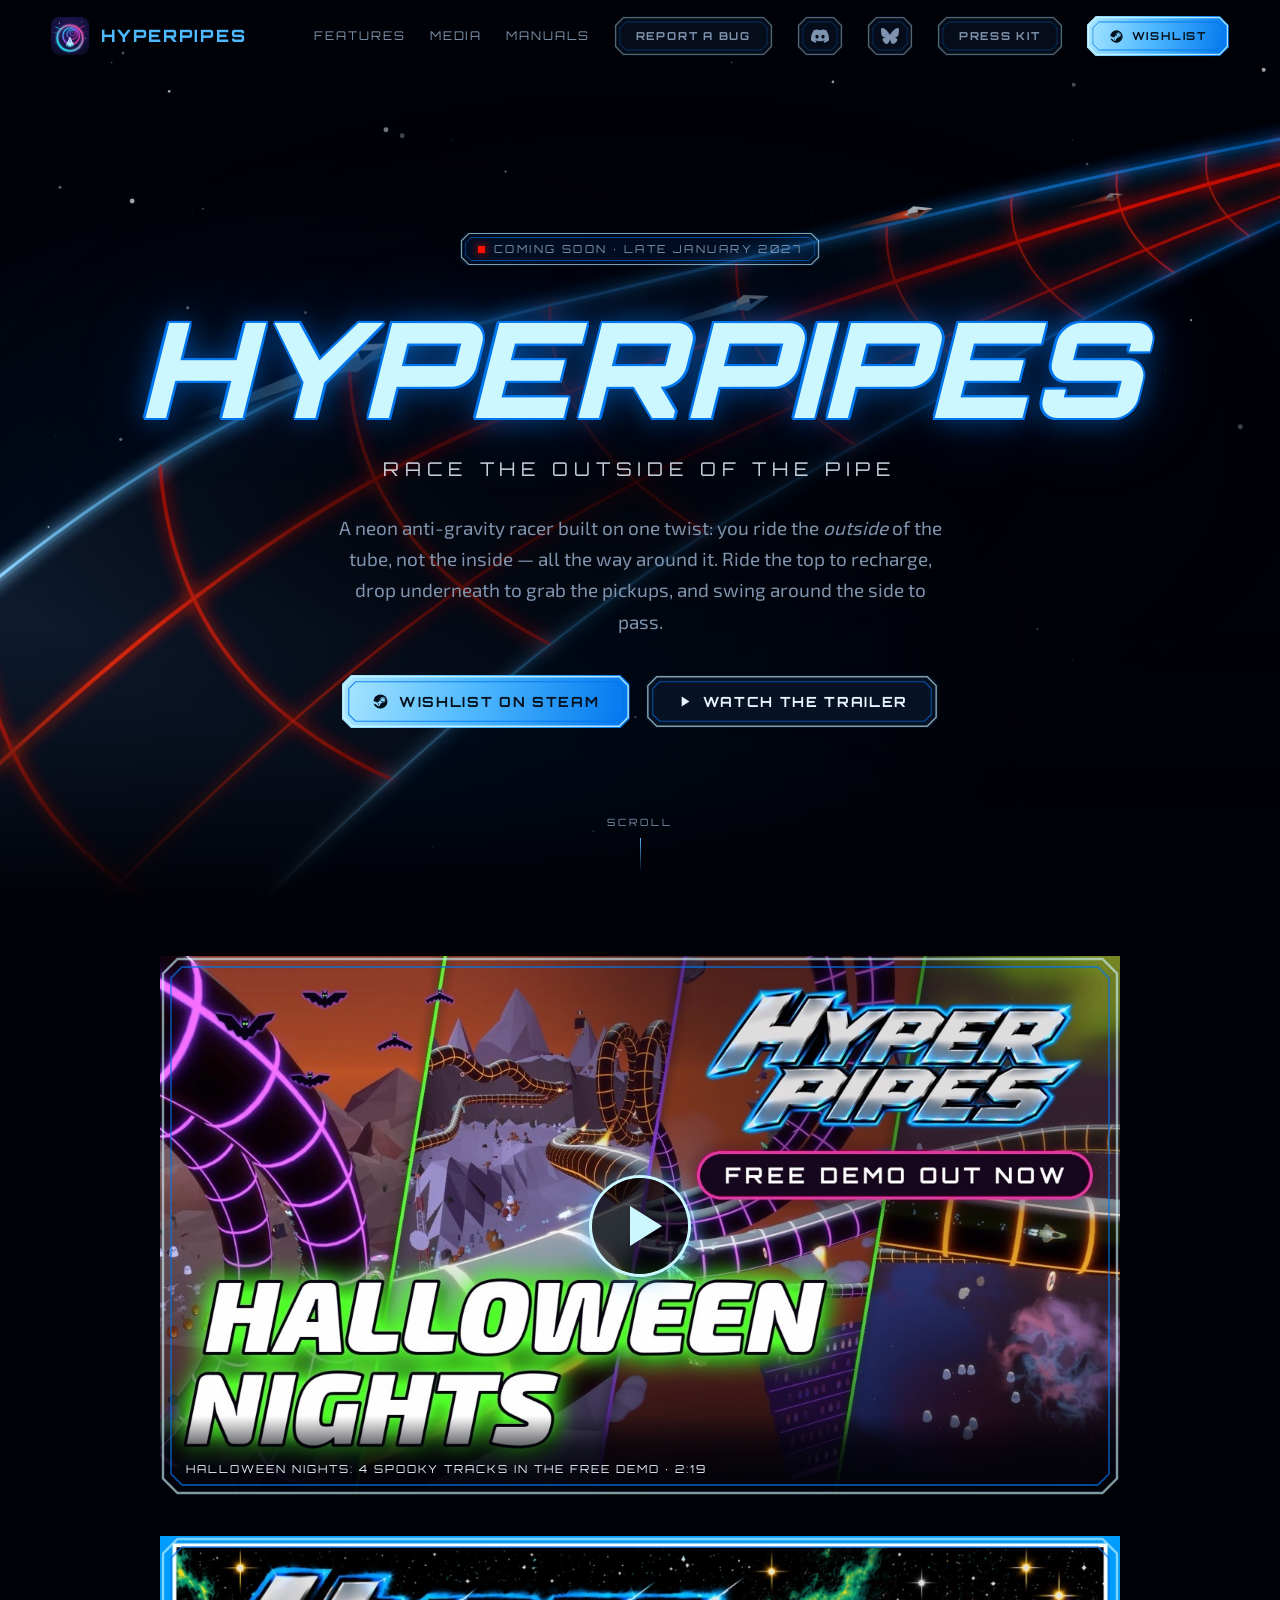
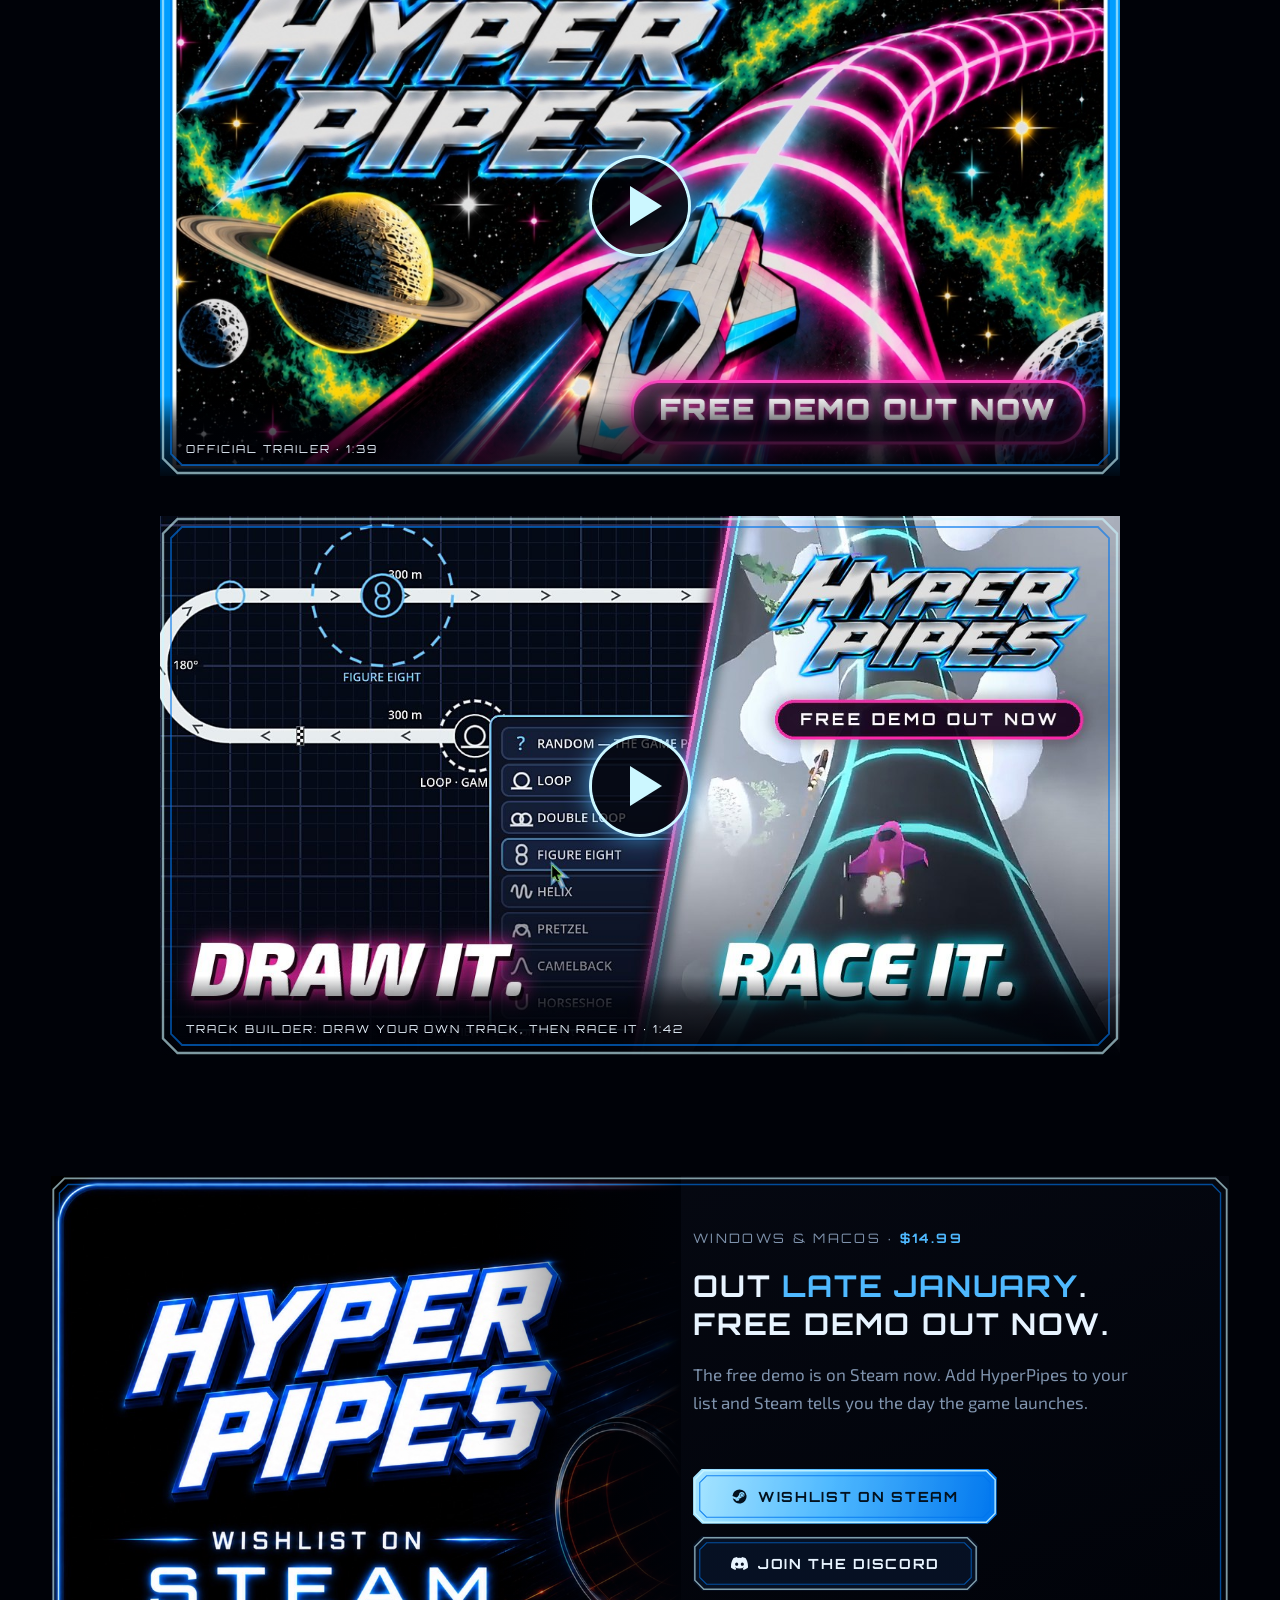
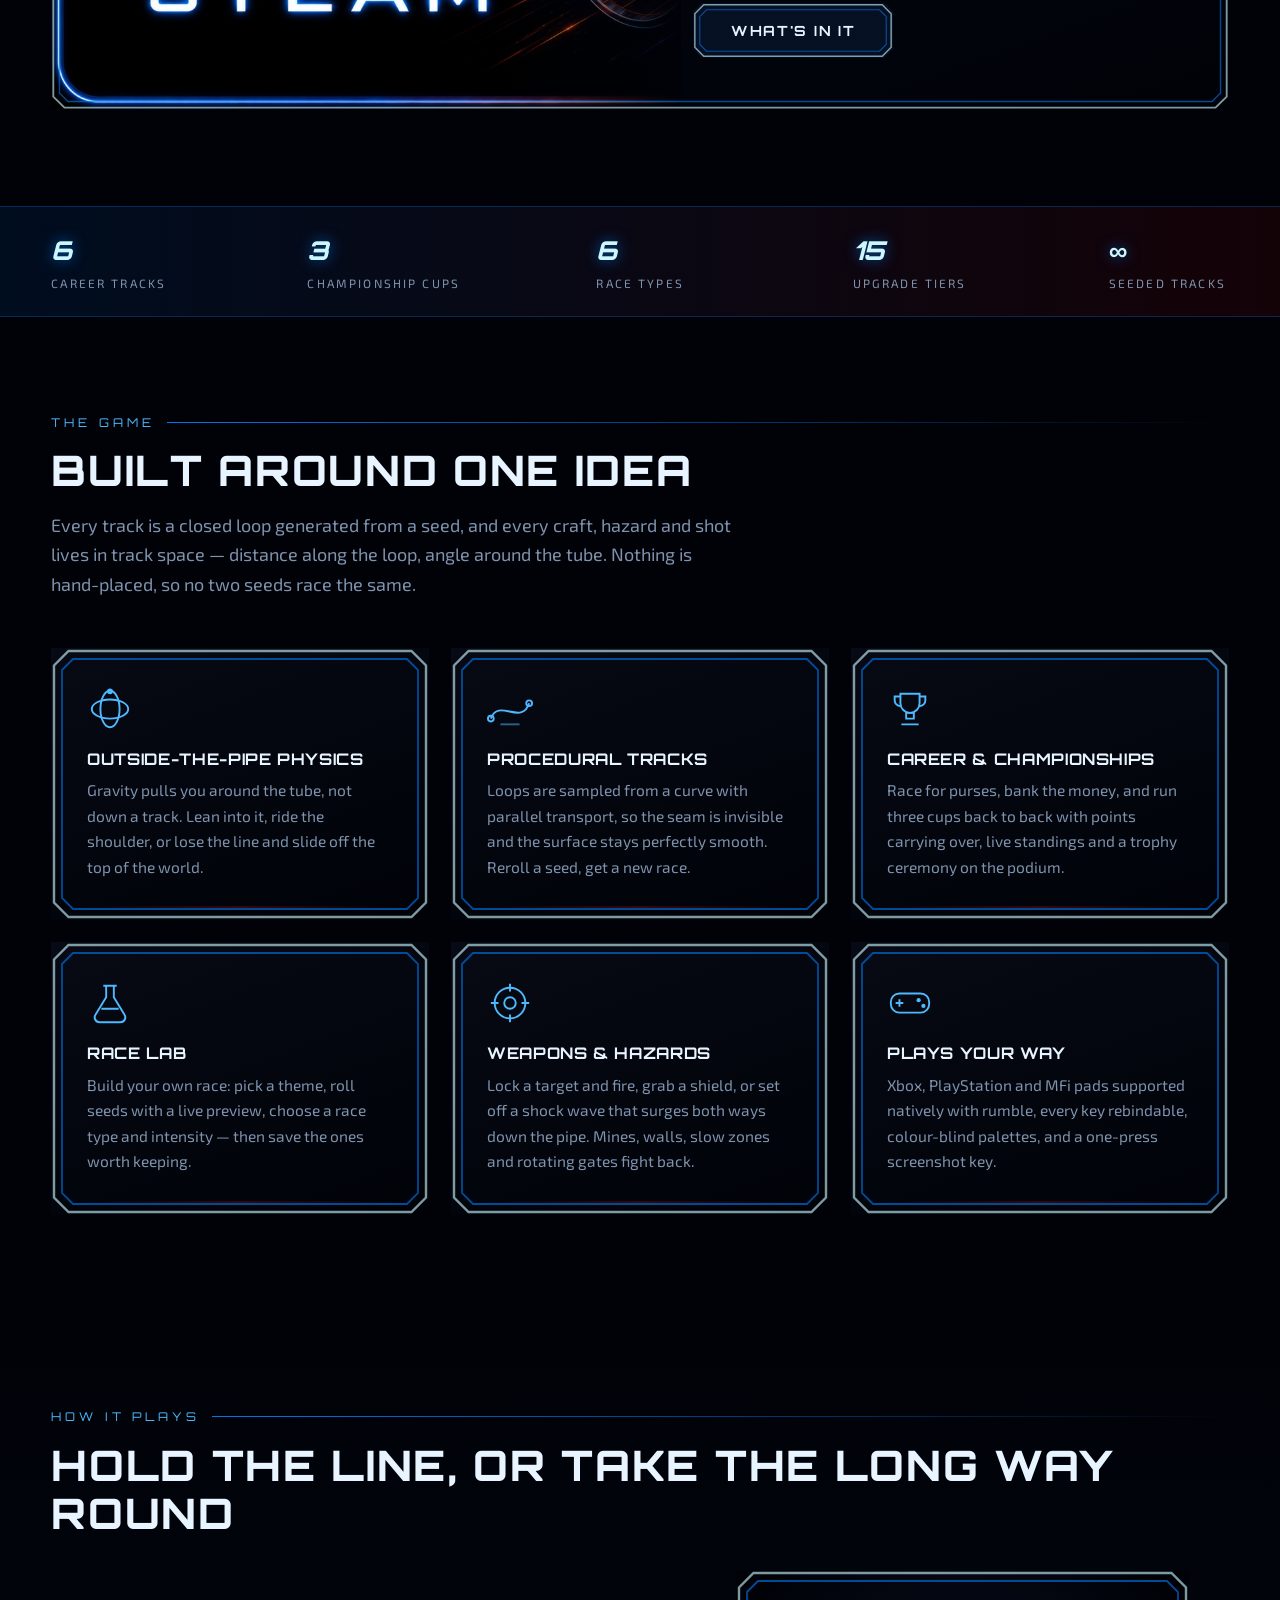
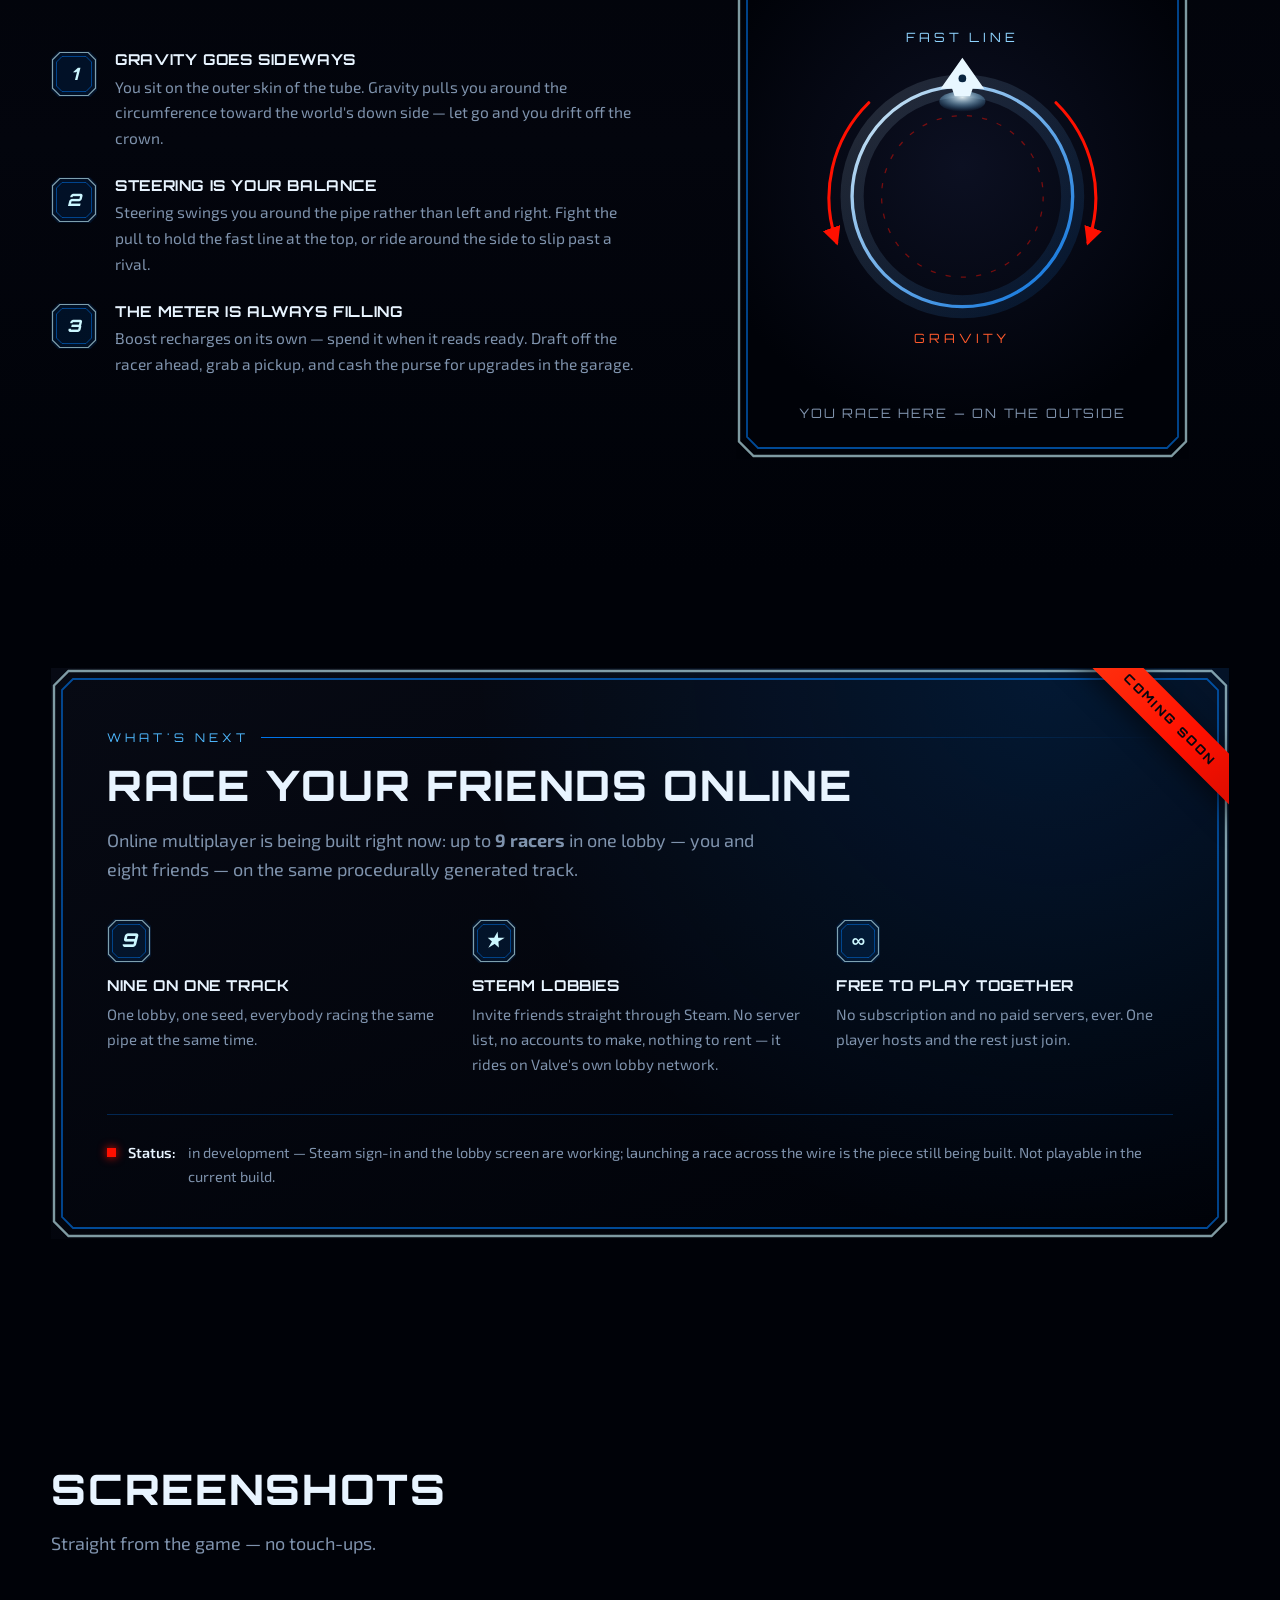
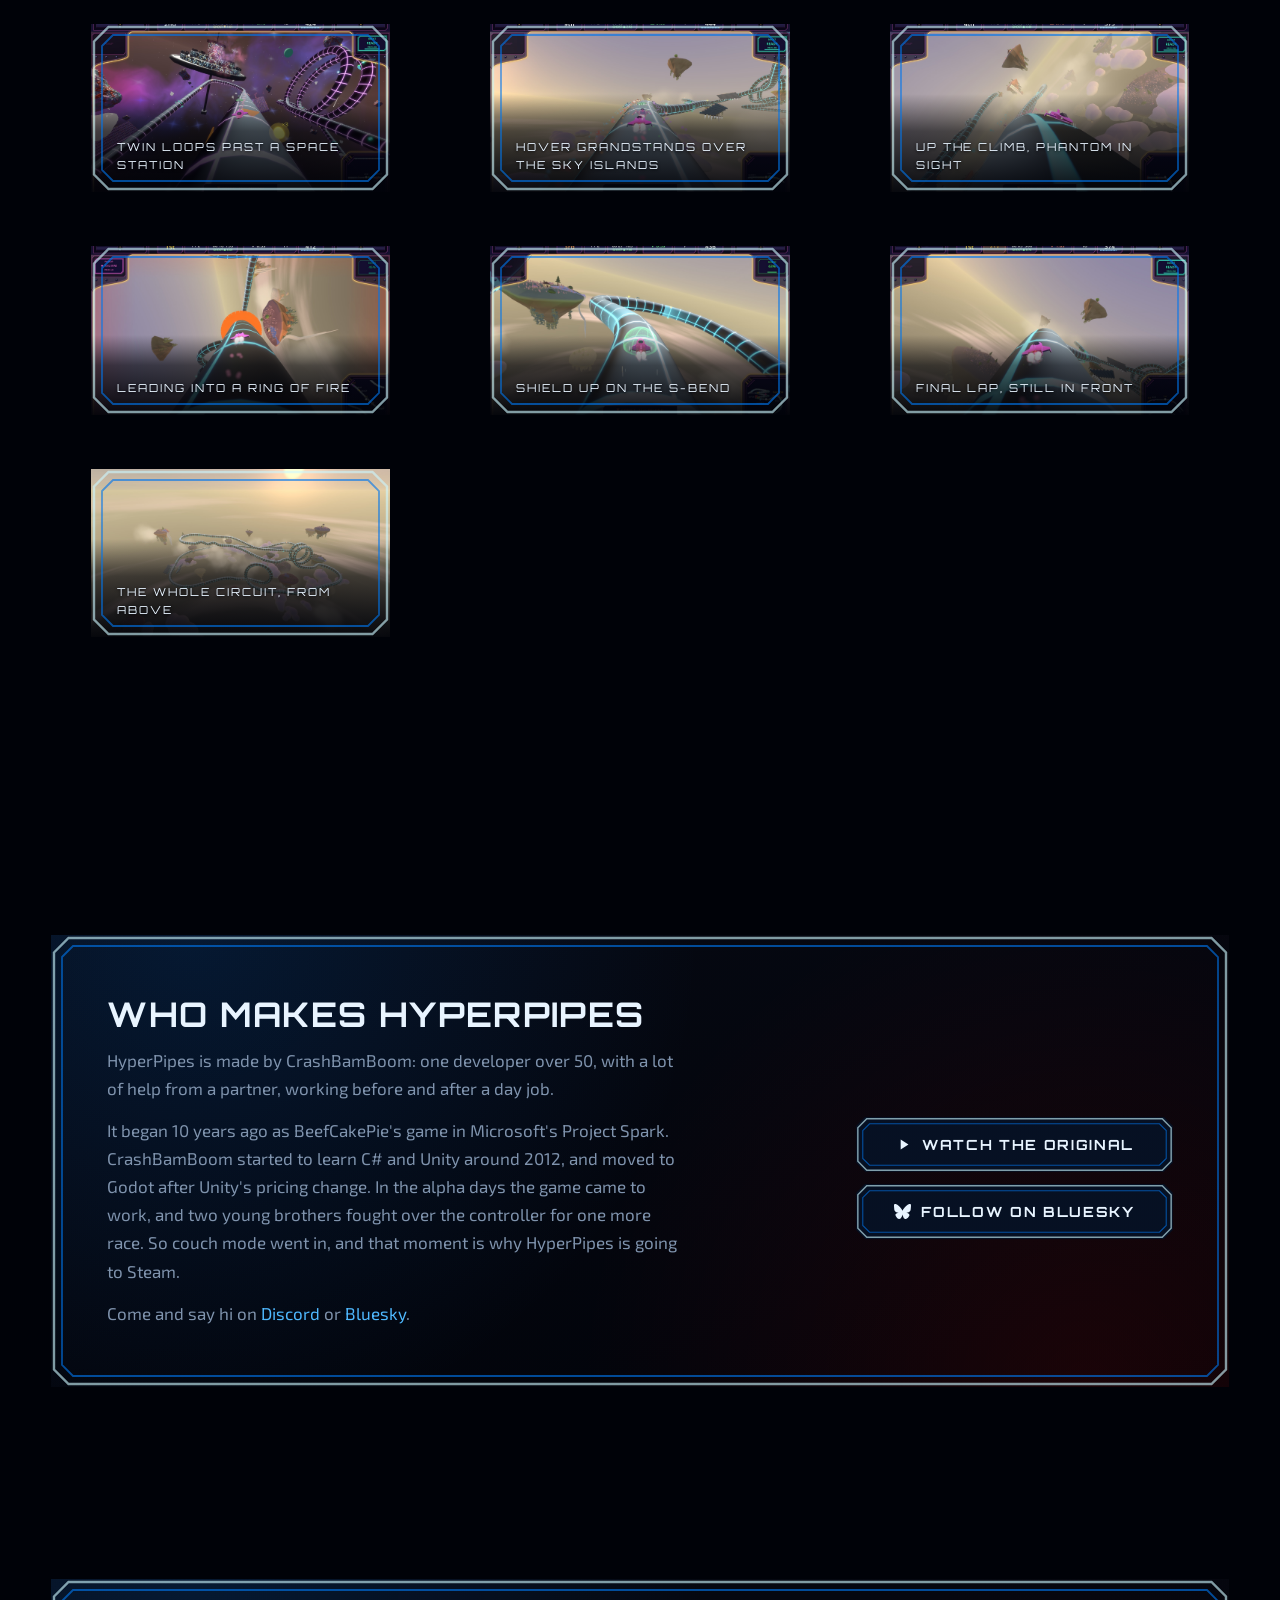
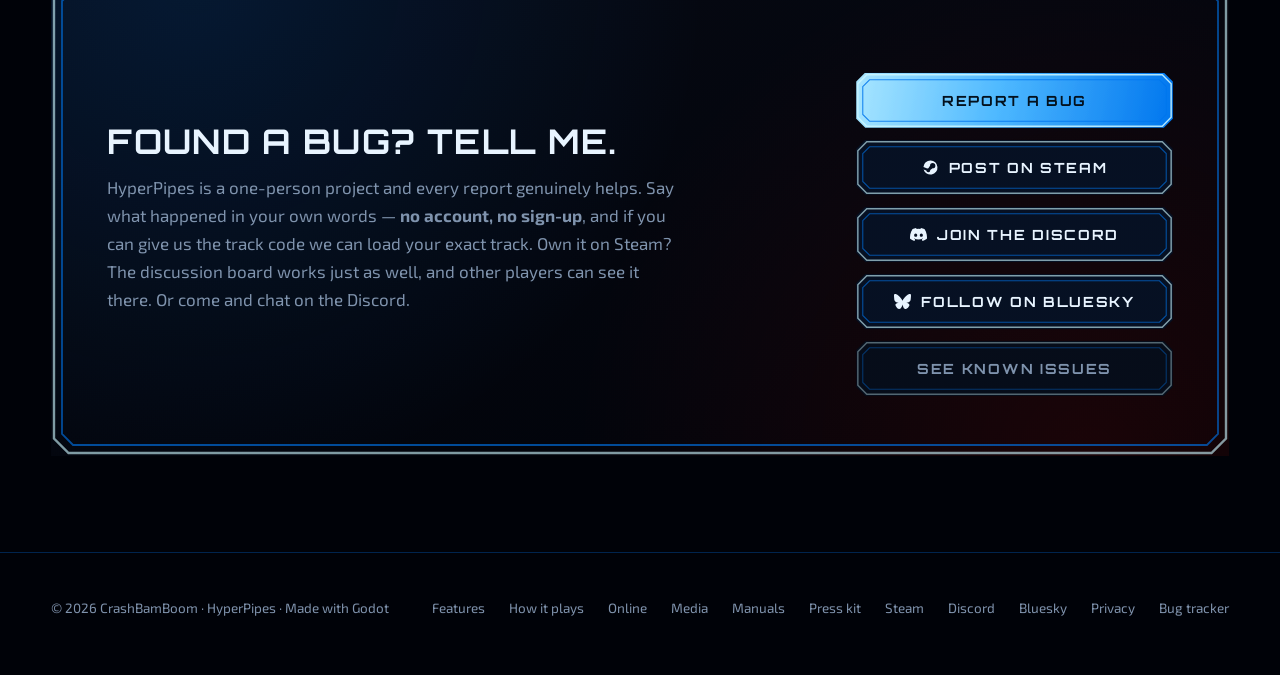
<file: index.html>
<!DOCTYPE html>
<html lang="en">
<head>
<meta charset="utf-8">
<meta name="viewport" content="width=device-width, initial-scale=1">
<title>HyperPipes — race the outside of the pipe</title>
<meta name="description" content="HyperPipes is a neon anti-gravity racer where you race around the OUTSIDE of a procedurally generated pipe. Gravity pulls you around the tube — staying on top is the whole game.">
<meta name="theme-color" content="#000208">

<!-- link preview cards (Discord, X, Facebook, iMessage) -->
<meta property="og:type" content="website">
<meta property="og:title" content="HyperPipes">
<meta property="og:description" content="A neon anti-gravity racer where you ride the OUTSIDE of the pipe. Gravity pulls you around the tube — staying on top is the whole game.">
<meta property="og:image" content="assets/img/social-card.png">
<meta property="og:url" content="https://hyperpipesgame.com/">
<meta name="twitter:card" content="summary_large_image">

<link rel="icon" href="assets/img/icon.svg" type="image/svg+xml">
<link rel="apple-touch-icon" href="assets/img/icon.svg">
<link rel="stylesheet" href="assets/css/style.css">
</head>
<body>

<!-- ======================================================== top bar ===== -->
<header class="topbar" id="topbar">
  <div class="shell">
    <a class="brand" href="#top">
      <img src="assets/img/icon.svg" alt="">
      <b>HyperPipes</b>
    </a>
    <nav class="nav">
      <a href="#features">Features</a>
      <!-- 13 Oct 2026: "How it plays" and "Online" hide from the top bar (nav-extra) — five
           links + four buttons are ~1,340 px and the column is 1,180 px, so the bar wrapped
           and overflowed. Both stay in the footer. -->
      <a class="nav-extra" href="#play">How it plays</a>
      <a class="nav-extra" href="#online">Online</a>
      <a href="#media">Media</a>
      <a href="manual/">Manuals</a>
      <!-- MERGE 2026-08-19: David's nav won. His Wishlist button IS the Steam
           link, so the plain "Steam" text link that used to sit here would have
           been a second, weaker route to the same page. .nav-bug is his class —
           the mobile rule in style.css hides the bug button and keeps this one. -->
      <a class="btn btn-quiet nav-bug" href="./report/">Report a bug</a>
      <!-- Press kit, added 2026-09-05 for Next Fest. It is a nav link and NOT a
           third hero button on purpose: the hero's job is the wishlist, and
           wishlists are what Next Fest counts. Press look in the top bar. -->
      <!-- Discord in the top bar, added 2026-10-13 (his ask: "make the discord
           available" — it was only in the bug box and the footer). Logo + word on a
           wide screen; the logo alone on a phone (style.css), so the bar still fits. -->
      <a class="btn btn-quiet nav-discord" href="https://discord.gg/yEZxEZgFXS" target="_blank" rel="noopener" aria-label="Join the Discord">
        <svg viewBox="0 0 24 24" fill="currentColor" aria-hidden="true"><path d="M20.317 4.37a19.79 19.79 0 0 0-4.885-1.515.074.074 0 0 0-.079.037c-.21.375-.444.865-.608 1.25a18.27 18.27 0 0 0-5.487 0 12.64 12.64 0 0 0-.617-1.25.077.077 0 0 0-.079-.037A19.74 19.74 0 0 0 3.677 4.37a.07.07 0 0 0-.032.027C.533 9.046-.32 13.58.099 18.058a.082.082 0 0 0 .031.056 19.9 19.9 0 0 0 5.993 3.03.078.078 0 0 0 .084-.028c.462-.63.874-1.295 1.226-1.994a.076.076 0 0 0-.042-.106 13.1 13.1 0 0 1-1.872-.892.077.077 0 0 1-.008-.128c.126-.094.252-.192.372-.291a.074.074 0 0 1 .078-.01c3.928 1.793 8.18 1.793 12.062 0a.074.074 0 0 1 .078.009c.12.099.246.198.373.292a.077.077 0 0 1-.006.127 12.3 12.3 0 0 1-1.873.892.077.077 0 0 0-.041.107c.36.698.772 1.362 1.225 1.993a.076.076 0 0 0 .084.028 19.84 19.84 0 0 0 6.002-3.03.077.077 0 0 0 .032-.054c.5-5.177-.838-9.674-3.549-13.66a.061.061 0 0 0-.031-.03ZM8.02 15.331c-1.183 0-2.157-1.086-2.157-2.419 0-1.333.956-2.419 2.157-2.419 1.21 0 2.176 1.095 2.157 2.42 0 1.332-.956 2.418-2.157 2.418Zm7.975 0c-1.183 0-2.157-1.086-2.157-2.419 0-1.333.955-2.419 2.157-2.419 1.21 0 2.176 1.095 2.157 2.42 0 1.332-.946 2.418-2.157 2.418Z"/></svg>
        <span>Discord</span>
      </a>
      <!-- Bluesky, added 2026-10-13 (his ask: a button at the top and the bottom). The
           game's account: @hyperpipesgame.bsky.social. Logo-only, like Discord. -->
      <a class="btn btn-quiet nav-discord nav-bsky" href="https://bsky.app/profile/hyperpipesgame.bsky.social" target="_blank" rel="noopener" aria-label="HyperPipes on Bluesky">
        <svg viewBox="0 0 24 24" fill="currentColor" aria-hidden="true"><path d="M12 10.8c-1.087-2.114-4.046-6.053-6.798-7.995C2.566.944 1.561 1.266.902 1.565.139 1.908 0 3.08 0 3.768c0 .69.378 5.65.624 6.479.815 2.736 3.713 3.66 6.383 3.364.136-.02.275-.039.415-.056-.138.022-.276.04-.415.056-3.912.58-7.387 2.005-2.83 7.078 5.013 5.19 6.87-1.113 7.823-4.308.953 3.195 2.05 9.271 7.733 4.308 4.267-4.308 1.172-6.498-2.74-7.078a8.741 8.741 0 0 1-.415-.056c.14.017.279.036.415.056 2.67.297 5.568-.628 6.383-3.364.246-.828.624-5.79.624-6.478 0-.69-.139-1.861-.902-2.206-.659-.298-1.664-.62-4.3 1.24C16.046 4.748 13.087 8.687 12 10.8Z"/></svg>
        <span>Bluesky</span>
      </a>
      <a class="btn btn-quiet nav-press" href="https://drive.google.com/drive/folders/1Ry3wHKZiWd1DDAEuSRdzZDDoydDtB3-v?usp=sharing" target="_blank" rel="noopener">Press kit</a>
      <a class="btn btn-primary nav-wishlist" href="https://store.steampowered.com/app/5009100/HYPERPIPES/?utm_source=hyperpipesgame&amp;utm_medium=website&amp;utm_campaign=topbar" target="_blank" rel="noopener">
        <svg viewBox="0 0 24 24" fill="currentColor" aria-hidden="true">
          <path d="M12 2a10 10 0 0 0-9.96 9.2l5.34 2.21a2.82 2.82 0 0 1 1.6-.49l2.37-3.44v-.05a3.76 3.76 0 1 1 3.76 3.76h-.09l-3.38 2.41c0 .07.01.14.01.2a2.83 2.83 0 0 1-5.61.55l-3.8-1.58A10 10 0 1 0 12 2Z"/>
          <path d="m6.23 17.62-1.22-.5a2.13 2.13 0 1 0 2.7-3.01l1.26.52a1.57 1.57 0 1 1-1.2 2.9Z"/>
          <path d="M15.06 6.3a3.14 3.14 0 1 0 0 6.27 3.14 3.14 0 0 0 0-6.27Zm0 5.64a2.51 2.51 0 1 1 0-5.02 2.51 2.51 0 0 1 0 5.02Z"/>
        </svg>
        <span>Wishlist</span>
      </a>
    </nav>
  </div>
</header>

<!-- ============================================================ hero ===== -->
<section class="hero" id="top">
  <!-- The capsule composition, rebuilt as vector: a pipe sweeping away into
       the distance, its rings burning red, with craft racing the crown.

       The tube is two hand-authored edge curves filled between; the rings and
       the two long red lines were computed against those same curves, so they
       land exactly on the surface and taper with it. The craft fly on SMIL
       motion paths — SMIL keeps them in the SVG's own coordinate space, so
       they stay glued to the pipe no matter how the art is cropped. -->
  <div class="hero-art" aria-hidden="true">
    <svg id="heroArt" viewBox="0 0 1200 800" preserveAspectRatio="xMidYMid slice">
      <defs>
        <linearGradient id="tubeFill" x1="0" y1="1" x2="1" y2="0">
          <stop offset="0%"   stop-color="#16273f"/>
          <stop offset="45%"  stop-color="#0a1526"/>
          <stop offset="100%" stop-color="#03080f"/>
        </linearGradient>

        <!-- the neon bloom. Only ever applied to the static art, never to the
             craft — a filter on a moving element re-rasterises every frame. -->
        <filter id="bloom" x="-15%" y="-15%" width="130%" height="130%">
          <feGaussianBlur stdDeviation="7" result="b"/>
          <feMerge>
            <feMergeNode in="b"/>
            <feMergeNode in="b"/>
            <feMergeNode in="SourceGraphic"/>
          </feMerge>
        </filter>
        <linearGradient id="rimLight" x1="0" y1="1" x2="1" y2="0">
          <stop offset="0%"   stop-color="#e4f7ff"/>
          <stop offset="38%"  stop-color="#4fb9ff"/>
          <stop offset="100%" stop-color="#0076ee" stop-opacity=".45"/>
        </linearGradient>
        <linearGradient id="ringRed" x1="0" y1="1" x2="1" y2="0">
          <stop offset="0%"   stop-color="#ff4a20"/>
          <stop offset="55%"  stop-color="#ff1000"/>
          <stop offset="100%" stop-color="#b80a00"/>
        </linearGradient>
        <radialGradient id="haze" cx="50%" cy="50%" r="50%">
          <stop offset="0%"   stop-color="#0076ee" stop-opacity=".20"/>
          <stop offset="60%"  stop-color="#0076ee" stop-opacity=".07"/>
          <stop offset="100%" stop-color="#0076ee" stop-opacity="0"/>
        </radialGradient>

        <linearGradient id="trailA" x1="1" y1="0" x2="0" y2="0">
          <stop offset="0%"   stop-color="#a9e6ff" stop-opacity=".85"/>
          <stop offset="100%" stop-color="#a9e6ff" stop-opacity="0"/>
        </linearGradient>
        <linearGradient id="trailB" x1="1" y1="0" x2="0" y2="0">
          <stop offset="0%"   stop-color="#ff5a2c" stop-opacity=".85"/>
          <stop offset="100%" stop-color="#ff5a2c" stop-opacity="0"/>
        </linearGradient>
        <radialGradient id="thrustA" cx="50%" cy="50%" r="50%">
          <stop offset="0%"   stop-color="#f2fdff"/>
          <stop offset="45%"  stop-color="#4fb9ff" stop-opacity=".8"/>
          <stop offset="100%" stop-color="#0076ee" stop-opacity="0"/>
        </radialGradient>
        <radialGradient id="thrustB" cx="50%" cy="50%" r="50%">
          <stop offset="0%"   stop-color="#ffe4d6"/>
          <stop offset="45%"  stop-color="#ff4a20" stop-opacity=".85"/>
          <stop offset="100%" stop-color="#ff1000" stop-opacity="0"/>
        </radialGradient>

        <!-- Craft point along +x; rotate="auto" on the motion path swings them
             onto the pipe's line, which is what reads as banking. -->
        <g id="craftA" transform="scale(1.45)">
          <path d="M-13 -4L-96 -1.2L-96 1.2L-13 4Z" fill="url(#trailA)"/>
          <ellipse cx="-16" cy="0" rx="22" ry="7" fill="url(#thrustA)" opacity=".5"/>
          <ellipse class="flare" cx="-13" cy="0" rx="12" ry="5.4" fill="url(#thrustA)"/>
          <path d="M18 0L-4 -7.5L-12 -4L-12 4L-4 7.5Z" fill="#e8f7ff"/>
          <path d="M18 0L-4 7.5L-12 4L-12 0Z" fill="#6ea8d6"/>
          <path d="M8 0L0 -2.8L0 2.8Z" fill="#08243f"/>
        </g>
        <g id="craftB" transform="scale(1.45)">
          <path d="M-13 -4L-96 -1.2L-96 1.2L-13 4Z" fill="url(#trailB)"/>
          <ellipse cx="-16" cy="0" rx="22" ry="7" fill="url(#thrustB)" opacity=".5"/>
          <ellipse class="flare" cx="-13" cy="0" rx="12" ry="5.4" fill="url(#thrustB)"/>
          <path d="M18 0L-4 -7.5L-12 -4L-12 4L-4 7.5Z" fill="#dfe9f2"/>
          <path d="M18 0L-4 7.5L-12 4L-12 0Z" fill="#8a5a52"/>
          <path d="M8 0L0 -2.8L0 2.8Z" fill="#3a0c04"/>
        </g>
      </defs>

      <!-- deep space -->
      <g fill="#ffffff">
        <circle cx="388.6" cy="120.7" r="2.2" opacity="0.28"/><circle cx="985.5" cy="75.3" r="1.8" opacity="0.29"/><circle cx="608.9" cy="30" r="1.4" opacity="0.52"/><circle cx="288.8" cy="440.8" r="0.8" opacity="0.79"/>
        <circle cx="148.6" cy="178.6" r="2.2" opacity="0.63"/><circle cx="74.2" cy="468.4" r="0.8" opacity="0.88"/><circle cx="55.9" cy="686.8" r="1.2" opacity="0.52"/><circle cx="648.8" cy="456.7" r="1.8" opacity="0.78"/>
        <circle cx="216.9" cy="465.3" r="2.2" opacity="0.37"/><circle cx="116.9" cy="569.7" r="1.8" opacity="0.29"/><circle cx="247.2" cy="544.3" r="1.4" opacity="0.76"/><circle cx="558.7" cy="738.8" r="1.2" opacity="0.44"/>
        <circle cx="953.3" cy="559.2" r="1.0" opacity="0.3"/><circle cx="360.3" cy="396.1" r="1.2" opacity="0.72"/><circle cx="345.5" cy="784.1" r="0.8" opacity="0.58"/><circle cx="198" cy="273.6" r="1.4" opacity="0.52"/>
        <circle cx="1154.4" cy="62.1" r="1.8" opacity="0.62"/><circle cx="1050.6" cy="251" r="2.2" opacity="0.48"/><circle cx="596" cy="637.5" r="0.8" opacity="0.8"/><circle cx="1133.6" cy="379.3" r="2.2" opacity="0.29"/>
        <circle cx="877.4" cy="247.7" r="1.8" opacity="0.9"/><circle cx="986.3" cy="227.7" r="1.4" opacity="0.83"/><circle cx="416.4" cy="752.5" r="1.2" opacity="0.36"/><circle cx="140.5" cy="47.2" r="1.2" opacity="0.33"/>
        <circle cx="297.1" cy="312.8" r="1.4" opacity="0.3"/><circle cx="539" cy="439.6" r="1.0" opacity="0.78"/><circle cx="1036.8" cy="222.7" r="1.4" opacity="0.89"/><circle cx="819.3" cy="304.4" r="1.0" opacity="0.35"/>
        <circle cx="211.5" cy="185.6" r="1.0" opacity="0.26"/><circle cx="997.3" cy="145.9" r="1.2" opacity="0.25"/><circle cx="502.7" cy="295.4" r="1.8" opacity="0.46"/><circle cx="150.6" cy="687.4" r="1.8" opacity="0.68"/>
        <circle cx="887.7" cy="365.3" r="2.2" opacity="0.77"/><circle cx="470.9" cy="319.2" r="0.8" opacity="0.56"/><circle cx="480.5" cy="152.5" r="1.0" opacity="0.54"/><circle cx="131.9" cy="480.6" r="0.8" opacity="0.25"/>
        <circle cx="181.5" cy="81.2" r="1.2" opacity="0.65"/><circle cx="84.4" cy="166.4" r="1.4" opacity="0.35"/><circle cx="302.7" cy="277.9" r="1.2" opacity="0.56"/><circle cx="138.4" cy="390.5" r="1.4" opacity="0.56"/>
        <circle cx="374.2" cy="115.3" r="2.2" opacity="0.47"/><circle cx="317.7" cy="663.1" r="1.0" opacity="0.59"/><circle cx="246.3" cy="761.6" r="1.2" opacity="0.35"/><circle cx="651.8" cy="21.6" r="1.8" opacity="0.44"/>
        <circle cx="771.5" cy="72.8" r="1.2" opacity="0.59"/><circle cx="1089.9" cy="284.6" r="1.0" opacity="0.6"/>
      </g>

      <ellipse cx="330" cy="600" rx="620" ry="470" fill="url(#haze)"/>

      <!-- the tube -->
      <path d="M -180 700 C 60 470 240 330 560 262 C 860 190 1060 140 1320 96 L 1320 132 C 1110 215 930 315 690 455 C 450 600 280 790 60 1000 Z" fill="url(#tubeFill)"/>

      <g filter="url(#bloom)">
      <!-- rings, computed on the surface: they start on one silhouette edge,
           bow back toward the viewer, and land on the other -->
      <g fill="none" stroke="url(#ringRed)" stroke-linecap="round">
        <path d="M -180 700 Q -143.2 929.7 60 1000" stroke-width="4.2" opacity="0.92"/>
        <path d="M 5.1 533.2 Q 30.1 755.7 229.5 834.9" stroke-width="3.72" opacity="0.87"/>
        <path d="M 173.2 412 Q 187 606.7 379 692.6" stroke-width="3.29" opacity="0.83"/>
        <path d="M 341.7 327.3 Q 346.5 483.9 520.1 572.7" stroke-width="2.91" opacity="0.78"/>
        <path d="M 519.8 271.1 Q 517.8 389.7 659.6 473.8" stroke-width="2.57" opacity="0.73"/>
        <path d="M 685.9 231.7 Q 681.8 327.6 791.9 396" stroke-width="2.26" opacity="0.69"/>
        <path d="M 819.4 199.9 Q 814.9 277.6 902.3 333.6" stroke-width="2.0" opacity="0.64"/>
        <path d="M 930.3 174.1 Q 925.7 237 995.4 283.1" stroke-width="1.78" opacity="0.6"/>
        <path d="M 1024 153.3 Q 1019.2 204.3 1074.5 242.3" stroke-width="1.59" opacity="0.56"/>
        <path d="M 1103.6 136.5 Q 1098.3 178 1141.5 209.6" stroke-width="1.44" opacity="0.52"/>
        <path d="M 1170.6 123.1 Q 1164.5 157.2 1197.4 183.8" stroke-width="1.32" opacity="0.47"/>
        <path d="M 1225.3 112.8 Q 1218.1 141.3 1242.7 163.9" stroke-width="1.23" opacity="0.43"/>
        <path d="M 1267.7 105.1 Q 1259.2 129.5 1277.5 149.2" stroke-width="1.16" opacity="0.4"/>
        <path d="M 1297.5 99.9 Q 1287.9 121.6 1301.8 139.3" stroke-width="1.12" opacity="0.36"/>
        <path d="M 1314.7 96.9 Q 1304.3 117.1 1315.7 133.7" stroke-width="1.1" opacity="0.33"/>
      </g>

      <!-- the two long red lines running the length of the pipe -->
      <g fill="none" stroke="url(#ringRed)" stroke-linecap="round">
        <path d="M -134.9 836.9 C -116.3 819 -59.7 763.6 -23.2 729.2 C 13.2 694.8 48 662 83.8 630.6 C 119.6 599.2 154.5 569.2 191.5 541 C 228.5 512.7 265.6 485.8 305.6 461 C 345.6 436.1 386.7 412.7 431.5 391.6 C 476.3 370.6 527.5 352 574.5 334.8 C 621.4 317.5 668.7 303 713.1 288.2 C 757.4 273.3 799.2 259.3 840.4 245.8 C 881.6 232.3 920.9 219.5 960.4 207.2 C 999.8 194.9 1038.1 183.2 1077 171.8 C 1116 160.5 1154.4 149.7 1194.2 139.3 C 1233.9 128.8 1295.1 114.1 1315.3 109" stroke-width="3.4" opacity="0.95"/>
        <path d="M -32.7 951.1 C -14.7 933.5 40.1 879.7 75.3 845.4 C 110.5 811 144.1 777.4 178.4 744.9 C 212.7 712.3 246.2 680.5 281.1 650 C 316 619.5 350.8 589.8 387.8 561.7 C 424.9 533.6 462.6 506.4 503.2 481.3 C 543.8 456.1 588.9 432.4 631.5 410.8 C 674 389.1 717.6 370.3 758.4 351.4 C 799.1 332.5 837.8 314.6 876 297.3 C 914.2 280.1 950.8 263.8 987.5 248.1 C 1024.2 232.3 1059.8 217.4 1096 203 C 1132.2 188.6 1167.9 174.9 1204.6 161.6 C 1241.3 148.3 1297.5 129.7 1316.1 123.3" stroke-width="2.4" opacity="0.7"/>
      </g>

      <!-- the blue rim light on both silhouette edges -->
      <g fill="none" stroke="url(#rimLight)" stroke-linecap="round">
        <path d="M -180 700 C 60 470 240 330 560 262 C 860 190 1060 140 1320 96" stroke-width="9" opacity=".16"/>
        <path d="M -180 700 C 60 470 240 330 560 262 C 860 190 1060 140 1320 96" stroke-width="2.8"/>
        <path d="M 60 1000 C 280 790 450 600 690 455 C 930 315 1110 215 1320 132" stroke-width="7" opacity=".12"/>
        <path d="M 60 1000 C 280 790 450 600 690 455 C 930 315 1110 215 1320 132" stroke-width="1.9" opacity=".75"/>
      </g>
      </g>

      <!-- The craft. Both the progress along the lane and the size are 18-stop
           curves generated from the tube's own geometry: at each stop the scale
           is the tube's width THERE over its width at the near end, so a craft
           shrinks at exactly the rate the pipe it is sitting on does. Four
           hand-picked stops could not hold that, and the mismatch was what read
           as the motion stuttering. -->
      <g>
        <animateMotion dur="9s" begin="-0.5s" repeatCount="indefinite" rotate="auto" calcMode="linear"
          keyTimes="0;0.0588;0.1176;0.1765;0.2353;0.2941;0.3529;0.4118;0.4706;0.5294;0.5882;0.6471;0.7059;0.7647;0.8235;0.8824;0.9412;1"
          keyPoints="0;0.0676;0.1337;0.1983;0.2613;0.3226;0.3822;0.4399;0.4956;0.5491;0.6004;0.6492;0.6952;0.7381;0.7773;0.8122;0.8412;0.86"
          path="M -186.9 692.8 C -163.7 671.6 -93.3 604.6 -47.7 565.7 C -2 526.7 41.3 491.3 87 459.1 C 132.8 426.9 177.8 398.2 226.7 372.5 C 275.7 346.8 325.5 324.4 380.8 305 C 436.1 285.6 500.7 270.8 558.5 255.9 C 616.4 241.1 674.2 228.5 728 216 C 781.8 203.4 831.5 191.7 881.2 180.5 C 930.8 169.3 977.7 158.9 1025.7 148.8 C 1073.7 138.7 1120.3 129.3 1169.3 120.1 C 1218.3 110.8 1294.5 98 1319.6 93.5"/>
        <g opacity="0">
          <animate attributeName="opacity" dur="9s" begin="-0.5s" repeatCount="indefinite"
                   values="0;1;1;0" keyTimes="0;0.04;0.72;1"/>
          <g>
            <animateTransform attributeName="transform" type="scale" dur="9s" begin="-0.5s"
                              repeatCount="indefinite" calcMode="linear"
                              keyTimes="0;0.0588;0.1176;0.1765;0.2353;0.2941;0.3529;0.4118;0.4706;0.5294;0.5882;0.6471;0.7059;0.7647;0.8235;0.8824;0.9412;1"
                              values="1.5;1.497;1.477;1.437;1.377;1.297;1.201;1.094;0.981;0.872;0.777;0.688;0.607;0.532;0.466;0.409;0.362;0.332"/>
            <use href="#craftA"/>
          </g>
        </g>
      </g>
      <g>
        <animateMotion dur="11.5s" begin="-5.5s" repeatCount="indefinite" rotate="auto" calcMode="linear"
          keyTimes="0;0.0588;0.1176;0.1765;0.2353;0.2941;0.3529;0.4118;0.4706;0.5294;0.5882;0.6471;0.7059;0.7647;0.8235;0.8824;0.9412;1"
          keyPoints="0;0.0676;0.1337;0.1983;0.2613;0.3226;0.3822;0.4399;0.4956;0.5491;0.6004;0.6492;0.6952;0.7381;0.7773;0.8122;0.8412;0.86"
          path="M -186.9 692.8 C -163.7 671.6 -93.3 604.6 -47.7 565.7 C -2 526.7 41.3 491.3 87 459.1 C 132.8 426.9 177.8 398.2 226.7 372.5 C 275.7 346.8 325.5 324.4 380.8 305 C 436.1 285.6 500.7 270.8 558.5 255.9 C 616.4 241.1 674.2 228.5 728 216 C 781.8 203.4 831.5 191.7 881.2 180.5 C 930.8 169.3 977.7 158.9 1025.7 148.8 C 1073.7 138.7 1120.3 129.3 1169.3 120.1 C 1218.3 110.8 1294.5 98 1319.6 93.5"/>
        <g opacity="0">
          <animate attributeName="opacity" dur="11.5s" begin="-5.5s" repeatCount="indefinite"
                   values="0;1;1;0" keyTimes="0;0.04;0.72;1"/>
          <g>
            <animateTransform attributeName="transform" type="scale" dur="11.5s" begin="-5.5s"
                              repeatCount="indefinite" calcMode="linear"
                              keyTimes="0;0.0588;0.1176;0.1765;0.2353;0.2941;0.3529;0.4118;0.4706;0.5294;0.5882;0.6471;0.7059;0.7647;0.8235;0.8824;0.9412;1"
                              values="1.35;1.347;1.329;1.293;1.239;1.167;1.081;0.985;0.883;0.785;0.7;0.62;0.546;0.479;0.42;0.368;0.326;0.299"/>
            <use href="#craftB"/>
          </g>
        </g>
      </g>
      <g>
        <animateMotion dur="10.2s" begin="-3.2s" repeatCount="indefinite" rotate="auto" calcMode="linear"
          keyTimes="0;0.0588;0.1176;0.1765;0.2353;0.2941;0.3529;0.4118;0.4706;0.5294;0.5882;0.6471;0.7059;0.7647;0.8235;0.8824;0.9412;1"
          keyPoints="0;0.0676;0.1337;0.1983;0.2613;0.3226;0.3822;0.4399;0.4956;0.5491;0.6004;0.6492;0.6952;0.7381;0.7773;0.8122;0.8412;0.86"
          path="M -130.7 762.4 C -107.9 741.3 -39 675.2 5.6 636 C 50.3 596.8 92.6 560.6 137 527.1 C 181.4 493.6 224.9 463.1 272 435.2 C 319.1 407.4 366.8 382.4 419.5 360.1 C 472.1 337.8 532.7 319.3 587.9 301.4 C 643 283.5 698.6 268 750.3 252.6 C 801.9 237.2 849.9 222.9 897.7 209.1 C 945.5 195.4 990.8 182.6 1037.2 170.2 C 1083.5 157.9 1128.4 146.3 1175.5 135 C 1222.6 123.8 1295.7 108.1 1319.8 102.7"/>
        <g opacity="0">
          <animate attributeName="opacity" dur="10.2s" begin="-3.2s" repeatCount="indefinite"
                   values="0;1;1;0" keyTimes="0;0.04;0.72;1"/>
          <g>
            <animateTransform attributeName="transform" type="scale" dur="10.2s" begin="-3.2s"
                              repeatCount="indefinite" calcMode="linear"
                              keyTimes="0;0.0588;0.1176;0.1765;0.2353;0.2941;0.3529;0.4118;0.4706;0.5294;0.5882;0.6471;0.7059;0.7647;0.8235;0.8824;0.9412;1"
                              values="1.3;1.297;1.28;1.247;1.196;1.128;1.046;0.955;0.856;0.76;0.677;0.6;0.528;0.464;0.406;0.356;0.316;0.29"/>
            <use href="#craftA"/>
          </g>
        </g>
      </g>
      <g>
        <animateMotion dur="13s" begin="-8.6s" repeatCount="indefinite" rotate="auto" calcMode="linear"
          keyTimes="0;0.0588;0.1176;0.1765;0.2353;0.2941;0.3529;0.4118;0.4706;0.5294;0.5882;0.6471;0.7059;0.7647;0.8235;0.8824;0.9412;1"
          keyPoints="0;0.0676;0.1337;0.1983;0.2613;0.3226;0.3822;0.4399;0.4956;0.5491;0.6004;0.6492;0.6952;0.7381;0.7773;0.8122;0.8412;0.86"
          path="M -130.7 762.4 C -107.9 741.3 -39 675.2 5.6 636 C 50.3 596.8 92.6 560.6 137 527.1 C 181.4 493.6 224.9 463.1 272 435.2 C 319.1 407.4 366.8 382.4 419.5 360.1 C 472.1 337.8 532.7 319.3 587.9 301.4 C 643 283.5 698.6 268 750.3 252.6 C 801.9 237.2 849.9 222.9 897.7 209.1 C 945.5 195.4 990.8 182.6 1037.2 170.2 C 1083.5 157.9 1128.4 146.3 1175.5 135 C 1222.6 123.8 1295.7 108.1 1319.8 102.7"/>
        <g opacity="0">
          <animate attributeName="opacity" dur="13s" begin="-8.6s" repeatCount="indefinite"
                   values="0;1;1;0" keyTimes="0;0.04;0.72;1"/>
          <g>
            <animateTransform attributeName="transform" type="scale" dur="13s" begin="-8.6s"
                              repeatCount="indefinite" calcMode="linear"
                              keyTimes="0;0.0588;0.1176;0.1765;0.2353;0.2941;0.3529;0.4118;0.4706;0.5294;0.5882;0.6471;0.7059;0.7647;0.8235;0.8824;0.9412;1"
                              values="1.2;1.197;1.182;1.151;1.104;1.042;0.966;0.881;0.79;0.701;0.625;0.554;0.488;0.428;0.375;0.329;0.291;0.267"/>
            <use href="#craftB"/>
          </g>
        </g>
      </g>
      <g>
        <animateMotion dur="8s" begin="-6.2s" repeatCount="indefinite" rotate="auto" calcMode="linear"
          keyTimes="0;0.0588;0.1176;0.1765;0.2353;0.2941;0.3529;0.4118;0.4706;0.5294;0.5882;0.6471;0.7059;0.7647;0.8235;0.8824;0.9412;1"
          keyPoints="0;0.0676;0.1337;0.1983;0.2613;0.3226;0.3822;0.4399;0.4956;0.5491;0.6004;0.6492;0.6952;0.7381;0.7773;0.8122;0.8412;0.86"
          path="M -186.9 692.8 C -163.7 671.6 -93.3 604.6 -47.7 565.7 C -2 526.7 41.3 491.3 87 459.1 C 132.8 426.9 177.8 398.2 226.7 372.5 C 275.7 346.8 325.5 324.4 380.8 305 C 436.1 285.6 500.7 270.8 558.5 255.9 C 616.4 241.1 674.2 228.5 728 216 C 781.8 203.4 831.5 191.7 881.2 180.5 C 930.8 169.3 977.7 158.9 1025.7 148.8 C 1073.7 138.7 1120.3 129.3 1169.3 120.1 C 1218.3 110.8 1294.5 98 1319.6 93.5"/>
        <g opacity="0">
          <animate attributeName="opacity" dur="8s" begin="-6.2s" repeatCount="indefinite"
                   values="0;1;1;0" keyTimes="0;0.04;0.72;1"/>
          <g>
            <animateTransform attributeName="transform" type="scale" dur="8s" begin="-6.2s"
                              repeatCount="indefinite" calcMode="linear"
                              keyTimes="0;0.0588;0.1176;0.1765;0.2353;0.2941;0.3529;0.4118;0.4706;0.5294;0.5882;0.6471;0.7059;0.7647;0.8235;0.8824;0.9412;1"
                              values="1.4;1.397;1.378;1.341;1.285;1.21;1.121;1.021;0.916;0.814;0.725;0.643;0.566;0.497;0.435;0.381;0.338;0.31"/>
            <use href="#craftA"/>
          </g>
        </g>
      </g>
    </svg>
  </div>

  <div class="hero-inner shell">
    <span class="badge"><span class="dot"></span> Coming soon &middot; late January 2027</span>
    <h1>HyperPipes</h1>
    <p class="tagline">Race the outside of the pipe</p>
    <p class="pitch">
      A neon anti-gravity racer built on one twist: you ride the <em>outside</em> of the
      tube, not the inside — all the way around it. Ride the top to recharge, drop
      underneath to grab the pickups, and swing around the side to pass.
    </p>
    <div class="hero-cta">
      <!-- The primary CTA points at Steam, not at the gallery: wishlists are
           what the store page is for and they are what Next Fest counts.
           One "See the game" only — resolving this conflict the other way left
           two of them, because the second is shared context below the marker. -->
      <a class="btn btn-primary" href="https://store.steampowered.com/app/5009100/HYPERPIPES/?utm_source=hyperpipesgame&amp;utm_medium=website&amp;utm_campaign=hero" target="_blank" rel="noopener">
        <svg viewBox="0 0 24 24" fill="currentColor" aria-hidden="true">
          <path d="M12 2a10 10 0 0 0-9.96 9.2l5.34 2.21a2.82 2.82 0 0 1 1.6-.49l2.37-3.44v-.05a3.76 3.76 0 1 1 3.76 3.76h-.09l-3.38 2.41c0 .07.01.14.01.2a2.83 2.83 0 0 1-5.61.55l-3.8-1.58A10 10 0 1 0 12 2Z"/>
          <path d="m6.23 17.62-1.22-.5a2.13 2.13 0 1 0 2.7-3.01l1.26.52a1.57 1.57 0 1 1-1.2 2.9Z"/>
          <path d="M15.06 6.3a3.14 3.14 0 1 0 0 6.27 3.14 3.14 0 0 0 0-6.27Zm0 5.64a2.51 2.51 0 1 1 0-5.02 2.51 2.51 0 0 1 0 5.02Z"/>
        </svg>
        Wishlist on Steam
      </a>
      <a class="btn" href="#trailer">
        <svg viewBox="0 0 24 24" fill="currentColor" aria-hidden="true"><path d="M8 5v14l11-7z"/></svg>
        Watch the trailer
      </a>
    </div>
  </div>

  <div class="scroll-hint" aria-hidden="true">
    <span>Scroll</span>
    <span class="line"></span>
  </div>
</section>

<!-- ======================================================== trailer ===== -->
<!-- Moved up 2026-10-09 (David: "it's so far down. it needs to be closer to the
     top"). It sat in #media, under the features, the play diagram and online —
     most visitors never scrolled that far. Now it is the first thing under the
     hero. A click-to-play poster, not a bare iframe: the page loads nothing from
     YouTube until someone presses play (faster, and no YouTube cookies on a plain
     visit). youtube-nocookie on the click too. Not lazy-loaded any more: it is
     near the top, so the browser needs the poster at once. -->
<section id="trailer" class="trailer-section">
  <div class="shell">
    <!-- Added 2026-10-19 (Next Fest day 1): the HALLOWEEN NIGHTS trailer, first while the
         event runs (the 4 event tracks are October-only in the game and the demo). After
         Halloween, move it below the builder video, or remove it. -->
    <figure class="shot trailer reveal">
      <button class="trailer-play" type="button" data-yt="Ph9iUA7PvpQ" aria-label="Play the HyperPipes Halloween Nights trailer">
        <img src="screenshots/halloween-poster.jpg" alt="HyperPipes Halloween Nights: four spooky tracks in the free demo">
        <span class="trailer-icon" aria-hidden="true"></span>
      </button>
      <figcaption>Halloween Nights: 4 spooky tracks in the free demo &middot; 2:19</figcaption>
    </figure>
    <figure class="shot trailer reveal">
      <button class="trailer-play" type="button" data-yt="Iig3eYApoR4" aria-label="Play the HyperPipes trailer">
        <img src="screenshots/trailer-poster.jpg" alt="HyperPipes trailer">
        <span class="trailer-icon" aria-hidden="true"></span>
      </button>
      <figcaption>Official trailer &middot; 1:39</figcaption>
    </figure>
    <!-- Added 2026-10-12: the track builder mini trailer (full game). Same click-to-play
         poster as the trailer above, so it also loads nothing from YouTube until pressed. -->
    <figure class="shot trailer reveal">
      <button class="trailer-play" type="button" data-yt="vauA5fAQheM" aria-label="Play the HyperPipes track builder video">
        <img src="screenshots/builder-poster.jpg" alt="HyperPipes track builder: draw it, race it">
        <span class="trailer-icon" aria-hidden="true"></span>
      </button>
      <figcaption>Track builder: draw your own track, then race it &middot; 1:42</figcaption>
    </figure>
  </div>
</section>

<!-- ========================================================== steam ====== -->
<!-- Added 2026-08-19. The store page went public on 18 Aug and the site had no
     link to it at all — this band is that link.

     ⚠️ THERE IS DELIBERATELY NO DEMO LINK HERE. The demo is a separate app
     (5114170) and its store page is NOT public yet: as of 2026-08-19
     store.steampowered.com/app/5114170/ answers 302 and bounces to the Steam
     front page. Add the link the day that page returns 200, and not before —
     a dead link to a demo is worse than no demo link. -->
<section id="steam">
  <div class="shell">
    <div class="steam-band reveal">
      <div class="art">
        <img src="assets/img/wishlist-steam.jpg" width="1440" height="810"
             alt="HyperPipes — wishlist on Steam" loading="lazy">
      </div>
      <div class="say">
        <p class="when">Windows &amp; macOS &middot; <b>$14.99</b></p>
        <!-- The art already shouts WISHLIST ON STEAM, so the copy says the two
             things the art cannot: the date, and that a demo lands first. The
             word "wishlist" appears once more, on the button, and nowhere else. -->
        <h2>Out <em>late January</em>.<br>Free demo out now.</h2>
        <p>
          The free demo is on Steam now. Add HyperPipes to your list and Steam
          tells you the day the game launches.
        </p>
        <div class="actions">
          <a class="btn btn-primary" href="https://store.steampowered.com/app/5009100/?utm_source=hyperpipesgame&amp;utm_medium=website&amp;utm_campaign=wishlist" target="_blank" rel="noopener">
            <svg viewBox="0 0 24 24" fill="currentColor" aria-hidden="true"><path d="M12 2a10 10 0 0 0-9.96 9.14l5.34 2.2a2.82 2.82 0 0 1 1.6-.5h.14l2.37-3.44v-.05a3.77 3.77 0 1 1 3.77 3.77h-.09l-3.38 2.42v.12a2.83 2.83 0 0 1-5.6.55l-3.82-1.58A10 10 0 1 0 12 2Zm-4.3 15.16 1.22.5a2.13 2.13 0 1 0 1.2-3.02l1.3.54a1.56 1.56 0 1 1-1.2 2.88l-2.52-.9Zm7.56-4.3a2.51 2.51 0 1 0 0-5.02 2.51 2.51 0 0 0 0 5.02Zm0-.63a1.88 1.88 0 1 1 0-3.77 1.88 1.88 0 0 1 0 3.77Z"/></svg>
            Wishlist on Steam
          </a>
          <a class="btn" href="https://discord.gg/yEZxEZgFXS" target="_blank" rel="noopener">
            <svg viewBox="0 0 24 24" fill="currentColor" aria-hidden="true"><path d="M20.317 4.37a19.79 19.79 0 0 0-4.885-1.515.074.074 0 0 0-.079.037c-.21.375-.444.865-.608 1.25a18.27 18.27 0 0 0-5.487 0 12.64 12.64 0 0 0-.617-1.25.077.077 0 0 0-.079-.037A19.74 19.74 0 0 0 3.677 4.37a.07.07 0 0 0-.032.027C.533 9.046-.32 13.58.099 18.058a.082.082 0 0 0 .031.056 19.9 19.9 0 0 0 5.993 3.03.078.078 0 0 0 .084-.028c.462-.63.874-1.295 1.226-1.994a.076.076 0 0 0-.042-.106 13.1 13.1 0 0 1-1.872-.892.077.077 0 0 1-.008-.128c.126-.094.252-.192.372-.291a.074.074 0 0 1 .078-.01c3.928 1.793 8.18 1.793 12.062 0a.074.074 0 0 1 .078.009c.12.099.246.198.373.292a.077.077 0 0 1-.006.127 12.3 12.3 0 0 1-1.873.892.077.077 0 0 0-.041.107c.36.698.772 1.362 1.225 1.993a.076.076 0 0 0 .084.028 19.84 19.84 0 0 0 6.002-3.03.077.077 0 0 0 .032-.054c.5-5.177-.838-9.674-3.549-13.66a.061.061 0 0 0-.031-.03ZM8.02 15.331c-1.183 0-2.157-1.086-2.157-2.419 0-1.333.956-2.419 2.157-2.419 1.21 0 2.176 1.095 2.157 2.42 0 1.332-.956 2.418-2.157 2.418Zm7.975 0c-1.183 0-2.157-1.086-2.157-2.419 0-1.333.955-2.419 2.157-2.419 1.21 0 2.176 1.095 2.157 2.42 0 1.332-.946 2.418-2.157 2.418Z"/></svg>
            Join the Discord
          </a>
          <a class="btn" href="#features">What's in it</a>
        </div>
      </div>
    </div>
  </div>
</section>

<!-- ========================================================== stats ====== -->
<section class="strip">
  <div class="shell">
    <div class="stat"><b>6</b><span>Career tracks</span></div>
    <div class="stat"><b>3</b><span>Championship cups</span></div>
    <div class="stat"><b>6</b><span>Race types</span></div>
    <div class="stat"><b>15</b><span>Upgrade tiers</span></div>
    <div class="stat"><b>&infin;</b><span>Seeded tracks</span></div>
  </div>
</section>

<!-- ======================================================== features ===== -->
<section id="features">
  <div class="shell">
    <p class="eyebrow reveal">The game</p>
    <h2 class="section-title reveal">Built around one idea</h2>
    <p class="lede reveal">
      Every track is a closed loop generated from a seed, and every craft, hazard and
      shot lives in track space — distance along the loop, angle around the tube.
      Nothing is hand-placed, so no two seeds race the same.
    </p>

    <div class="grid">
      <article class="card reveal">
        <svg class="ico" viewBox="0 0 48 48" fill="none" stroke="currentColor" stroke-width="2">
          <ellipse cx="24" cy="24" rx="19" ry="10"/>
          <ellipse cx="24" cy="24" rx="10" ry="19"/>
          <circle cx="24" cy="5.5" r="3" fill="currentColor" stroke="none"/>
        </svg>
        <h3>Outside-the-pipe physics</h3>
        <p>Gravity pulls you around the tube, not down a track. Lean into it, ride the
           shoulder, or lose the line and slide off the top of the world.</p>
      </article>

      <article class="card reveal">
        <svg class="ico" viewBox="0 0 48 48" fill="none" stroke="currentColor" stroke-width="2">
          <path d="M4 34c8-22 32 8 40-16"/>
          <circle cx="4" cy="34" r="3"/><circle cx="44" cy="18" r="3"/>
          <path d="M14 40h20" opacity=".5"/>
        </svg>
        <h3>Procedural tracks</h3>
        <p>Loops are sampled from a curve with parallel transport, so the seam is
           invisible and the surface stays perfectly smooth. Reroll a seed, get a new race.</p>
      </article>

      <article class="card reveal">
        <svg class="ico" viewBox="0 0 48 48" fill="none" stroke="currentColor" stroke-width="2">
          <path d="M14 8h20v10a10 10 0 0 1-20 0z"/>
          <path d="M14 11H8v4a6 6 0 0 0 6 6M34 11h6v4a6 6 0 0 1-6 6"/>
          <path d="M20 28h8v6h-8zM15 40h18"/>
        </svg>
        <h3>Career &amp; championships</h3>
        <p>Race for purses, bank the money, and run three cups back to back with points
           carrying over, live standings and a trophy ceremony on the podium.</p>
      </article>

      <article class="card reveal">
        <svg class="ico" viewBox="0 0 48 48" fill="none" stroke="currentColor" stroke-width="2">
          <path d="M20 6v12L9 36a5 5 0 0 0 4 8h22a5 5 0 0 0 4-8L28 18V6"/>
          <path d="M17 6h14M15 30h18"/>
        </svg>
        <h3>Race Lab</h3>
        <p>Build your own race: pick a theme, roll seeds with a live preview, choose a
           race type and intensity — then save the ones worth keeping.</p>
      </article>

      <article class="card reveal">
        <svg class="ico" viewBox="0 0 48 48" fill="none" stroke="currentColor" stroke-width="2">
          <circle cx="24" cy="24" r="16"/><circle cx="24" cy="24" r="6"/>
          <path d="M24 4v8M24 36v8M4 24h8M36 24h8"/>
        </svg>
        <h3>Weapons &amp; hazards</h3>
        <p>Lock a target and fire, grab a shield, or set off a shock wave that surges both
           ways down the pipe. Mines, walls, slow zones and rotating gates fight back.</p>
      </article>

      <article class="card reveal">
        <svg class="ico" viewBox="0 0 48 48" fill="none" stroke="currentColor" stroke-width="2">
          <rect x="4" y="14" width="40" height="20" rx="9"/>
          <path d="M13 20v8M9 24h8"/><circle cx="33" cy="21" r="2.2" fill="currentColor" stroke="none"/>
          <circle cx="38" cy="27" r="2.2" fill="currentColor" stroke="none"/>
        </svg>
        <h3>Plays your way</h3>
        <p>Xbox, PlayStation and MFi pads supported natively with rumble, every key
           rebindable, colour-blind palettes, and a one-press screenshot key.</p>
      </article>
    </div>
  </div>
</section>

<!-- ===================================================== how it plays ==== -->
<section class="play" id="play">
  <div class="shell">
    <p class="eyebrow reveal">How it plays</p>
    <h2 class="section-title reveal">Hold the line, or take the long way round</h2>

    <div class="play-wrap">
      <ol class="steps reveal">
        <li>
          <span class="num">1</span>
          <div>
            <h3>Gravity goes sideways</h3>
            <p>You sit on the outer skin of the tube. Gravity pulls you around the
               circumference toward the world's down side — let go and you drift off the crown.</p>
          </div>
        </li>
        <li>
          <span class="num">2</span>
          <div>
            <h3>Steering is your balance</h3>
            <p>Steering swings you around the pipe rather than left and right. Fight the pull
               to hold the fast line at the top, or ride around the side to slip past a rival.</p>
          </div>
        </li>
        <li>
          <span class="num">3</span>
          <div>
            <h3>The meter is always filling</h3>
            <p>Boost recharges on its own — spend it when it reads ready. Draft off the racer
               ahead, grab a pickup, and cash the purse for upgrades in the garage.</p>
          </div>
        </li>
      </ol>

      <figure class="diagram reveal">
        <svg viewBox="0 0 300 300" role="img" aria-label="Cross-section of the pipe: the craft rides the outer surface while gravity pulls it around the tube.">
          <defs>
            <linearGradient id="tube" x1="0" y1="0" x2="1" y2="1">
              <stop offset="0%" stop-color="#e4f7ff" stop-opacity=".95"/>
              <stop offset="100%" stop-color="#0076ee" stop-opacity=".9"/>
            </linearGradient>
            <radialGradient id="thrust" cx="50%" cy="30%" r="70%">
              <stop offset="0%" stop-color="#f2fdff" stop-opacity=".9"/>
              <stop offset="100%" stop-color="#4fb9ff" stop-opacity="0"/>
            </radialGradient>
            <marker id="ar" viewBox="0 0 12 12" refX="10" refY="6"
                    markerWidth="6" markerHeight="6" orient="auto">
              <path d="M0 0l12 6-12 6z" fill="#ff1000"/>
            </marker>
          </defs>

          <!-- the pipe, seen end-on -->
          <circle cx="150" cy="150" r="86" fill="none" stroke="url(#tube)" stroke-width="18" opacity=".14"/>
          <circle cx="150" cy="150" r="86" fill="none" stroke="url(#tube)" stroke-width="2.6"/>
          <circle cx="150" cy="150" r="63" fill="none" stroke="#ff1000" stroke-width="1" stroke-dasharray="4 8" opacity=".45"/>

          <!-- the craft, seen head-on, sitting on the outer surface -->
          <g class="orbit-ship">
            <ellipse cx="150" cy="76" rx="18" ry="8" fill="url(#thrust)"/>
            <path d="M150 42l17 24h-9l-2 6h-12l-2-6h-9z" fill="#e8f7ff"/>
            <circle cx="150" cy="58" r="3" fill="#08243f"/>
          </g>

          <!-- gravity: pulling AROUND the circumference, not straight down -->
          <g stroke="#ff1000" stroke-width="2.4" fill="none" stroke-linecap="round">
            <path d="M223 77A104 104 0 0 1 248 186" marker-end="url(#ar)"/>
            <path d="M77 77A104 104 0 0 0 52 186" marker-end="url(#ar)"/>
          </g>

          <text x="150" y="264" text-anchor="middle" fill="#ff5a2c"
                font-family="Orbitron, sans-serif" font-size="10" letter-spacing="3">GRAVITY</text>
          <text x="150" y="30" text-anchor="middle" fill="#8fd4ff"
                font-family="Orbitron, sans-serif" font-size="10" letter-spacing="3">FAST LINE</text>
        </svg>
        <figcaption>You race here — on the outside</figcaption>
      </figure>
    </div>
  </div>
</section>

<!-- ========================================================== online ===== -->
<section id="online">
  <div class="shell">
    <div class="ribbon-panel reveal">
      <span class="ribbon">Coming soon</span>

      <p class="eyebrow">What's next</p>
      <h2 class="section-title">Race your friends online</h2>
      <p class="lede" style="margin-bottom:34px">
        Online multiplayer is being built right now: up to <strong>9 racers</strong> in
        one lobby — you and eight friends — on the same procedurally generated track.
      </p>

      <div class="online-points">
        <div class="point">
          <span class="k">9</span>
          <h3>Nine on one track</h3>
          <p>One lobby, one seed, everybody racing the same pipe at the same time.</p>
        </div>
        <div class="point">
          <span class="k">&#9733;</span>
          <h3>Steam lobbies</h3>
          <p>Invite friends straight through Steam. No server list, no accounts to make,
             nothing to rent — it rides on Valve's own lobby network.</p>
        </div>
        <div class="point">
          <span class="k">&#8734;</span>
          <h3>Free to play together</h3>
          <p>No subscription and no paid servers, ever. One player hosts and the rest
             just join.</p>
        </div>
      </div>

      <p class="status">
        <span class="pulse"></span>
        <b>Status:</b> in development — Steam sign-in and the lobby screen are working;
        launching a race across the wire is the piece still being built. Not playable
        in the current build.
      </p>
    </div>
  </div>
</section>

<!-- =========================================================== media ===== -->
<section id="media">
  <div class="shell">
    <p class="eyebrow reveal">Media</p>
    <h2 class="section-title reveal">Screenshots</h2>
    <!-- Real captures went in 2026-08-19. Until then SHOTS was empty and this
         gallery drew "coming soon" placeholder plates, on a live public site.
         See the SHOTS array at the foot of this file to add more. -->
    <p class="lede reveal" id="media-lede">
      Straight from the game — no touch-ups.
    </p>
    <div class="shots" id="shots"></div>
    <!-- Press kit, 2026-09-17. The top-bar button is hidden under 900px (see
         style.css), so on a phone there was NO way to reach the kit at all —
         David: "on the phone, nothing". It lives here too, under the pictures,
         where someone looking for media already is. -->
    <div class="media-press reveal">
      <a class="btn" href="https://drive.google.com/drive/folders/1Ry3wHKZiWd1DDAEuSRdzZDDoydDtB3-v?usp=sharing" target="_blank" rel="noopener">Press kit</a>
    </div>
  </div>
</section>

<!-- ============================================================ bugs ===== -->
<!-- WHO MAKES HYPERPIPES, 2026-10-13. David's own story, proofread and approved by him
     ("keep over 50"). Joy, not hardship: say nothing about his job or money — his call. -->
<section id="story">
  <div class="shell">
    <div class="band reveal">
      <div>
        <h2>Who makes HyperPipes</h2>
        <p>
          HyperPipes is made by CrashBamBoom: one developer over 50, with a lot of help
          from a partner, working before and after a day job.
        </p>
        <p style="margin-top:14px">
          It began 10 years ago as BeefCakePie's game in Microsoft's Project Spark.
          CrashBamBoom started to learn C# and Unity around 2012, and moved to Godot after
          Unity's pricing change. In the alpha days the game came to work, and two young
          brothers fought over the controller for one more race. So couch mode went in,
          and that moment is why HyperPipes is going to Steam.
        </p>
        <p style="margin-top:14px">
          Come and say hi on <a href="https://discord.gg/yEZxEZgFXS" target="_blank" rel="noopener">Discord</a>
          or <a href="https://bsky.app/profile/hyperpipesgame.bsky.social" target="_blank" rel="noopener">Bluesky</a>.
        </p>
      </div>
      <div class="actions">
        <a class="btn" href="https://youtu.be/9v3kKDjeAQY" target="_blank" rel="noopener">
          <svg viewBox="0 0 24 24" fill="currentColor" aria-hidden="true"><path d="M8 5v14l11-7z"/></svg>
          Watch the original
        </a>
        <a class="btn" href="https://bsky.app/profile/hyperpipesgame.bsky.social" target="_blank" rel="noopener">
          <svg viewBox="0 0 24 24" fill="currentColor" aria-hidden="true"><path d="M12 10.8c-1.087-2.114-4.046-6.053-6.798-7.995C2.566.944 1.561 1.266.902 1.565.139 1.908 0 3.08 0 3.768c0 .69.378 5.65.624 6.479.815 2.736 3.713 3.66 6.383 3.364.136-.02.275-.039.415-.056-.138.022-.276.04-.415.056-3.912.58-7.387 2.005-2.83 7.078 5.013 5.19 6.87-1.113 7.823-4.308.953 3.195 2.05 9.271 7.733 4.308 4.267-4.308 1.172-6.498-2.74-7.078a8.741 8.741 0 0 1-.415-.056c.14.017.279.036.415.056 2.67.297 5.568-.628 6.383-3.364.246-.828.624-5.79.624-6.478 0-.69-.139-1.861-.902-2.206-.659-.298-1.664-.62-4.3 1.24C16.046 4.748 13.087 8.687 12 10.8Z"/></svg>
          Follow on Bluesky
        </a>
      </div>
    </div>
  </div>
</section>

<section id="bugs">
  <div class="shell">
    <div class="band reveal">
      <div>
        <h2>Found a bug? Tell me.</h2>
        <p>
          HyperPipes is a one-person project and every report genuinely helps.
          Say what happened in your own words — <b>no account, no sign-up</b>,
          and if you can give us the track code we can load your exact track.
          Own it on Steam? The discussion board works just as well, and other
          players can see it there. Or come and chat on the Discord.
        </p>
      </div>
      <div class="actions">
        <a class="btn btn-primary" href="./report/">Report a bug</a>
        <a class="btn" href="https://steamcommunity.com/app/5009100/discussions/0/" target="_blank" rel="noopener">
          <svg viewBox="0 0 24 24" fill="currentColor" aria-hidden="true"><path d="M12 2a10 10 0 0 0-9.96 9.2l5.34 2.21a2.82 2.82 0 0 1 1.6-.49l2.37-3.44v-.05a3.76 3.76 0 1 1 3.76 3.76h-.09l-3.38 2.41c0 .07.01.14.01.2a2.83 2.83 0 0 1-5.61.55l-3.8-1.58A10 10 0 1 0 12 2Z"/></svg>
          Post on Steam
        </a>
        <a class="btn" href="https://discord.gg/yEZxEZgFXS" target="_blank" rel="noopener">
          <svg viewBox="0 0 24 24" fill="currentColor" aria-hidden="true"><path d="M20.317 4.37a19.79 19.79 0 0 0-4.885-1.515.074.074 0 0 0-.079.037c-.21.375-.444.865-.608 1.25a18.27 18.27 0 0 0-5.487 0 12.64 12.64 0 0 0-.617-1.25.077.077 0 0 0-.079-.037A19.74 19.74 0 0 0 3.677 4.37a.07.07 0 0 0-.032.027C.533 9.046-.32 13.58.099 18.058a.082.082 0 0 0 .031.056 19.9 19.9 0 0 0 5.993 3.03.078.078 0 0 0 .084-.028c.462-.63.874-1.295 1.226-1.994a.076.076 0 0 0-.042-.106 13.1 13.1 0 0 1-1.872-.892.077.077 0 0 1-.008-.128c.126-.094.252-.192.372-.291a.074.074 0 0 1 .078-.01c3.928 1.793 8.18 1.793 12.062 0a.074.074 0 0 1 .078.009c.12.099.246.198.373.292a.077.077 0 0 1-.006.127 12.3 12.3 0 0 1-1.873.892.077.077 0 0 0-.041.107c.36.698.772 1.362 1.225 1.993a.076.076 0 0 0 .084.028 19.84 19.84 0 0 0 6.002-3.03.077.077 0 0 0 .032-.054c.5-5.177-.838-9.674-3.549-13.66a.061.061 0 0 0-.031-.03ZM8.02 15.331c-1.183 0-2.157-1.086-2.157-2.419 0-1.333.956-2.419 2.157-2.419 1.21 0 2.176 1.095 2.157 2.42 0 1.332-.956 2.418-2.157 2.418Zm7.975 0c-1.183 0-2.157-1.086-2.157-2.419 0-1.333.955-2.419 2.157-2.419 1.21 0 2.176 1.095 2.157 2.42 0 1.332-.946 2.418-2.157 2.418Z"/></svg>
          Join the Discord
        </a>
        <a class="btn" href="https://bsky.app/profile/hyperpipesgame.bsky.social" target="_blank" rel="noopener">
          <svg viewBox="0 0 24 24" fill="currentColor" aria-hidden="true"><path d="M12 10.8c-1.087-2.114-4.046-6.053-6.798-7.995C2.566.944 1.561 1.266.902 1.565.139 1.908 0 3.08 0 3.768c0 .69.378 5.65.624 6.479.815 2.736 3.713 3.66 6.383 3.364.136-.02.275-.039.415-.056-.138.022-.276.04-.415.056-3.912.58-7.387 2.005-2.83 7.078 5.013 5.19 6.87-1.113 7.823-4.308.953 3.195 2.05 9.271 7.733 4.308 4.267-4.308 1.172-6.498-2.74-7.078a8.741 8.741 0 0 1-.415-.056c.14.017.279.036.415.056 2.67.297 5.568-.628 6.383-3.364.246-.828.624-5.79.624-6.478 0-.69-.139-1.861-.902-2.206-.659-.298-1.664-.62-4.3 1.24C16.046 4.748 13.087 8.687 12 10.8Z"/></svg>
          Follow on Bluesky
        </a>
        <a class="btn btn-quiet" href="https://github.com/CrashBam/hyperpipes-bugs/issues" target="_blank" rel="noopener">See known issues</a>
      </div>
    </div>
  </div>
</section>

<!-- ========================================================== footer ===== -->
<footer>
  <div class="shell">
    <p>&copy; <span id="year">2026</span> CrashBamBoom &middot; HyperPipes &middot; Made with Godot</p>
    <nav class="fnav">
      <a href="#features">Features</a>
      <a href="#play">How it plays</a>
      <a href="#online">Online</a>
      <a href="#media">Media</a>
      <a href="manual/">Manuals</a>
      <a href="https://drive.google.com/drive/folders/1Ry3wHKZiWd1DDAEuSRdzZDDoydDtB3-v?usp=sharing" target="_blank" rel="noopener">Press kit</a>
      <a href="https://store.steampowered.com/app/5009100/?utm_source=hyperpipesgame&amp;utm_medium=website&amp;utm_campaign=footer" target="_blank" rel="noopener">Steam</a>
      <a href="https://discord.gg/yEZxEZgFXS" target="_blank" rel="noopener">Discord</a>
      <a href="https://bsky.app/profile/hyperpipesgame.bsky.social" target="_blank" rel="noopener">Bluesky</a>
      <a href="privacy/">Privacy</a>
      <a href="https://github.com/CrashBam/hyperpipes-bugs/issues" target="_blank" rel="noopener">Bug tracker</a>
    </nav>
  </div>
</footer>

<script>
/* ---------------------------------------------------------------------------
   SCREENSHOTS — the only list you need to edit.

   1. Press F2 in the game (or R3 on a pad). Shots land in Pictures/HyperPipes.
   2. Copy the PNGs into this site's  screenshots/  folder.
   3. Add a line below for each one, then commit and push.

   Until this list has entries the gallery draws stylised placeholder plates,
   so the page never looks broken.
--------------------------------------------------------------------------- */
/* the trailer poster turns into the player on the first click */
document.querySelectorAll(".trailer-play").forEach(btn => {
  btn.addEventListener("click", () => {
    const id = btn.dataset.yt;
    const f = document.createElement("iframe");
    f.src = `https://www.youtube-nocookie.com/embed/${id}?autoplay=1&rel=0`;
    f.title = btn.getAttribute("aria-label").replace(/^Play the /, "");
    f.allow = "autoplay; encrypted-media; picture-in-picture; fullscreen";
    f.allowFullscreen = true;
    btn.replaceWith(f);
  });
});

const SHOTS = [
  { file: "screenshots/space-station-loops.jpg",  caption: "Twin loops past a space station" },
  { file: "screenshots/cockpit-grandstands.jpg",  caption: "Hover grandstands over the sky islands" },
  { file: "screenshots/sky-climb.jpg",            caption: "Up the climb, Phantom in sight" },
  { file: "screenshots/stunt-ring-ahead.jpg",     caption: "Leading into a ring of fire" },
  { file: "screenshots/shield-up.jpg",            caption: "Shield up on the S-bend" },
  { file: "screenshots/final-lap-lead.jpg",       caption: "Final lap, still in front" },
  { file: "screenshots/sky-islands-overview.jpg", caption: "The whole circuit, from above" },
];

const PLACEHOLDERS = [
  { caption: "Deep space",   a: "#4fb9ff", b: "#0076ee" },
  { caption: "Neon city",    a: "#ff1000", b: "#0076ee" },
  { caption: "The garage",   a: "#ccf7ff", b: "#ff1000" },
];

/* a little procedural "key art" plate so empty slots still look designed */
function plate(a, b, i) {
  const rings = [34, 60, 94, 136, 186, 244]
    .map((r, n) => `<circle cx="240" cy="128" r="${r}" fill="none"
        stroke="url(#g${i})" stroke-width="${1.2 + n * 0.8}" opacity="${0.95 - n * 0.13}"/>`)
    .join("");
  return `<svg class="plate" viewBox="0 0 480 270" preserveAspectRatio="xMidYMid slice">
    <defs>
      <linearGradient id="g${i}" x1="0" y1="0" x2="1" y2="1">
        <stop offset="0%" stop-color="${a}"/><stop offset="100%" stop-color="${b}"/>
      </linearGradient>
      <radialGradient id="v${i}" cx="50%" cy="47%" r="62%">
        <stop offset="0%" stop-color="#0a1220"/><stop offset="100%" stop-color="#000208"/>
      </radialGradient>
      <radialGradient id="c${i}" cx="50%" cy="50%" r="50%">
        <stop offset="0%" stop-color="${a}" stop-opacity=".45"/>
        <stop offset="100%" stop-color="${a}" stop-opacity="0"/>
      </radialGradient>
    </defs>
    <rect width="480" height="270" fill="url(#v${i})"/>
    <circle cx="240" cy="128" r="150" fill="url(#c${i})"/>
    ${rings}
  </svg>`;
}

(function buildGallery() {
  const wrap = document.getElementById("shots");
  if (!wrap) return;

  if (SHOTS.length) {
    wrap.innerHTML = SHOTS.map(s => `
      <figure class="shot">
        <img src="${s.file}" alt="${s.caption}" loading="lazy">
        ${s.caption ? `<figcaption>${s.caption}</figcaption>` : ""}
      </figure>`).join("");
  } else {
    document.getElementById("media-lede").textContent =
      "Fresh captures are on the way — here's the look in the meantime.";
    wrap.innerHTML = PLACEHOLDERS.map((p, i) => `
      <figure class="shot empty">
        ${plate(p.a, p.b, i)}
        <span class="chip">Coming soon</span>
        <figcaption>${p.caption}</figcaption>
      </figure>`).join("");
  }
})();

/* sticky top bar */
const bar = document.getElementById("topbar");
const onScroll = () => bar.classList.toggle("stuck", window.scrollY > 24);
addEventListener("scroll", onScroll, { passive: true });
onScroll();

/* fade sections in as they arrive */
const io = new IntersectionObserver((entries) => {
  entries.forEach(e => {
    if (e.isIntersecting) { e.target.classList.add("in"); io.unobserve(e.target); }
  });
}, { rootMargin: "0px 0px -12% 0px" });
document.querySelectorAll(".reveal").forEach(el => io.observe(el));

document.getElementById("year").textContent = new Date().getFullYear();

/* The craft fly on SMIL, which the reduced-motion media query cannot reach —
   CSS only silences CSS animations. So park them by hand: freeze the clock a
   few seconds in, where the ships are already spread down the pipe, and the
   hero still reads as a composition rather than an empty tube. */
(function respectReducedMotion() {
  if (!matchMedia("(prefers-reduced-motion: reduce)").matches) return;
  const art = document.getElementById("heroArt");
  if (!art || !art.pauseAnimations) return;
  art.setCurrentTime(4.2);
  art.pauseAnimations();
})();
</script>
</body>
</html>
</file>
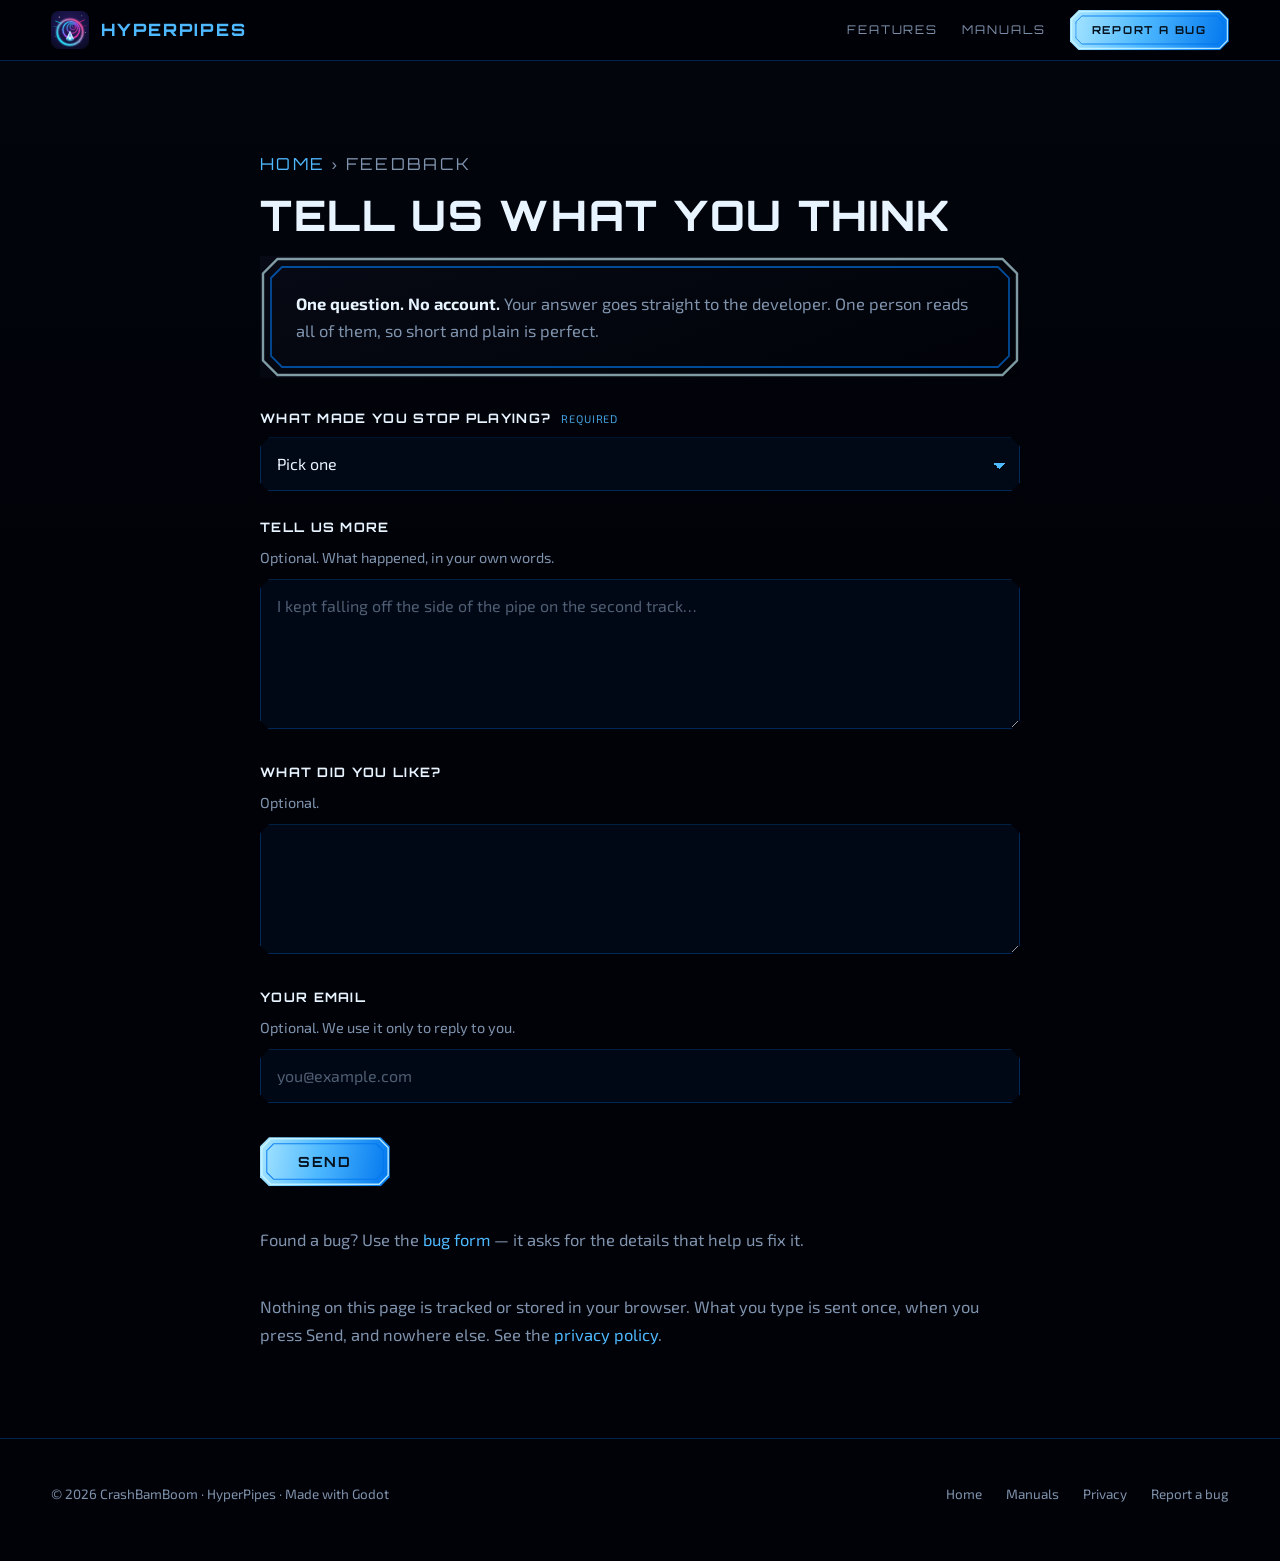
<file: feedback/index.html>
<!DOCTYPE html>
<html lang="en">
<head>
<meta charset="utf-8">
<meta name="viewport" content="width=device-width, initial-scale=1">
<title>HyperPipes — Feedback</title>
<meta name="description" content="Tell us what you think of HyperPipes. One question, no account. It goes straight to the developer.">
<meta name="theme-color" content="#000208">
<meta name="robots" content="noindex">

<link rel="icon" href="../assets/img/icon.svg" type="image/svg+xml">
<link rel="apple-touch-icon" href="../assets/img/icon.svg">
<link rel="stylesheet" href="../assets/css/style.css">
</head>
<body>

<header class="topbar stuck">
  <div class="shell">
    <a class="brand" href="../">
      <img src="../assets/img/icon.svg" alt="">
      <b>HyperPipes</b>
    </a>
    <nav class="nav">
      <a href="../#features">Features</a>
      <a href="../manual/">Manuals</a>
      <a class="btn btn-primary" href="../report/">Report a bug</a>
    </nav>
  </div>
</header>

<main class="subpage prose">
  <div class="shell shell-narrow">

    <p class="crumb"><a href="../">Home</a> &rsaquo; Feedback</p>
    <h1 class="section-title">Tell us what you think</h1>

    <div class="callout">
      <p><b>One question. No account.</b> Your answer goes straight to the
      developer. One person reads all of them, so short and plain is perfect.</p>
    </div>

    <!-- ==================================================================
         THE FEEDBACK FORM (26 Oct 2026)

         The game's FEEDBACK button (demo main menu footer, and the end-of-demo
         screen) opens this page. Steam tells us HOW LONG people play — the
         demo's median is 5 minutes — but never WHY they stop. This asks that.

         Same Formspree form as /report (FORM_ID below), so it costs nothing
         new and lands in the same inbox; the subject line starts "HyperPipes
         feedback" so the two are easy to tell apart. If these emails ever get
         too many, the game's FeedbackLink.PageUrl can point somewhere else.

         The game adds ?build=&v=&os=&from=&races= to the address. Those go in
         hidden fields, so every email says which build, version and system,
         which button, and how many demo races were finished — with nothing
         for the player to type. Opened from a browser by hand, they are blank.
         ================================================================== -->

    <form id="feedback" class="rform" novalidate>

      <div class="field">
        <label for="why">What made you stop playing?<span class="req">required</span></label>
        <select id="why" name="Why they stopped" required>
          <option value="" selected disabled>Pick one</option>
          <option value="I did not stop — I played it all">I did not stop — I played it all</option>
          <option value="It was too hard to stay on the pipe">It was too hard to stay on the pipe</option>
          <option value="I did not know what to do">I did not know what to do</option>
          <option value="The tutorial was too long">The tutorial was too long</option>
          <option value="It ran slow, or it crashed">It ran slow, or it crashed</option>
          <option value="The controls felt wrong">The controls felt wrong</option>
          <option value="It is not my type of game">It is not my type of game</option>
          <option value="I only wanted a quick look">I only wanted a quick look</option>
          <option value="Something else">Something else</option>
        </select>
      </div>

      <div class="field">
        <label for="more">Tell us more</label>
        <p class="hint">Optional. What happened, in your own words.</p>
        <textarea id="more" name="More" rows="5"
                  placeholder="I kept falling off the side of the pipe on the second track…"></textarea>
      </div>

      <div class="field">
        <label for="liked">What did you like?</label>
        <p class="hint">Optional.</p>
        <textarea id="liked" name="Liked" rows="3"></textarea>
      </div>

      <div class="field">
        <label for="email">Your email</label>
        <p class="hint">Optional. We use it only to reply to you.</p>
        <input id="email" name="Reply to" type="email" autocomplete="email"
               maxlength="120" placeholder="you@example.com">
      </div>

      <!-- Filled from the address the game opens; see the comment above. -->
      <input type="hidden" name="Build"   id="f-build">
      <input type="hidden" name="Version" id="f-version">
      <input type="hidden" name="System"  id="f-os">
      <input type="hidden" name="Button"  id="f-from">
      <input type="hidden" name="Demo races finished" id="f-races">

      <!-- Formspree's honeypot: bots fill it, people never see it. -->
      <input type="text" name="_gotcha" tabindex="-1" autocomplete="off" aria-hidden="true" class="gotcha">

      <div class="actions">
        <button type="submit" class="btn btn-primary" id="send">Send</button>
        <p class="status" id="status" role="status" aria-live="polite"></p>
      </div>

    </form>

    <div class="callout done" id="done" hidden>
      <p><b>Thank you — that is in.</b> It went straight to the developer, and it
      helps. You can close this page now.</p>
      <p class="foot-note"><a href="https://store.steampowered.com/app/5009100/" target="_blank" rel="noopener">Wishlist HyperPipes on Steam</a> &middot;
      <a href="../">Home page</a></p>
    </div>

    <p class="foot-note">Found a bug? Use the <a href="../report/">bug form</a> —
    it asks for the details that help us fix it.</p>

    <p class="foot-note">Nothing on this page is tracked or stored in your
    browser. What you type is sent once, when you press Send, and nowhere else.
    See the <a href="../privacy/">privacy policy</a>.</p>

  </div>
</main>

<footer>
  <div class="shell">
    <p>&copy; <span id="year">2026</span> CrashBamBoom &middot; HyperPipes &middot; Made with Godot</p>
    <nav class="fnav">
      <a href="../">Home</a>
      <a href="../manual/">Manuals</a>
      <a href="../privacy/">Privacy</a>
      <a href="../report/">Report a bug</a>
    </nav>
  </div>
</footer>

<script>
document.getElementById("year").textContent = new Date().getFullYear();

/* The same Formspree form as /report — see the note at the top of the form. */
const FORM_ID = "mqpkyjaa";

const form   = document.getElementById("feedback");
const send   = document.getElementById("send");
const status = document.getElementById("status");
const done   = document.getElementById("done");
const why    = document.getElementById("why");

/* What the game put on the address. Each value is cut short and kept to plain
   characters: it is only a label in an email, but nothing from a URL should
   go anywhere unchecked. */
const params = new URLSearchParams(location.search);
function param(name) {
  return (params.get(name) || "").replace(/[^A-Za-z0-9 ._-]/g, "").slice(0, 24);
}
document.getElementById("f-build").value   = param("build");
document.getElementById("f-version").value = param("v");
document.getElementById("f-os").value      = param("os");
document.getElementById("f-from").value    = param("from");
document.getElementById("f-races").value   = param("races");

form.addEventListener("submit", async (event) => {
  event.preventDefault();

  if (!why.value) {
    status.textContent = "Please pick an answer first.";
    status.className = "status bad";
    why.focus();
    return;
  }

  send.disabled = true;
  status.textContent = "Sending…";
  status.className = "status";

  const data = new FormData(form);
  const build = param("build") ? ` (${param("build")})` : "";
  data.set("_subject", `HyperPipes feedback${build} — ${why.value}`);

  try {
    const reply = await fetch(`https://formspree.io/f/${FORM_ID}`, {
      method: "POST",
      body: data,
      headers: { Accept: "application/json" }
    });
    if (!reply.ok) throw new Error(String(reply.status));
    form.hidden = true;
    done.hidden = false;
    done.scrollIntoView({ behavior: "smooth", block: "center" });
  } catch (error) {
    /* Never lose the answer: the words stay in the boxes. */
    send.disabled = false;
    status.textContent = "That did not send. Your words are still here — please try again in a moment.";
    status.className = "status bad";
  }
});
</script>
</body>
</html>
</file>
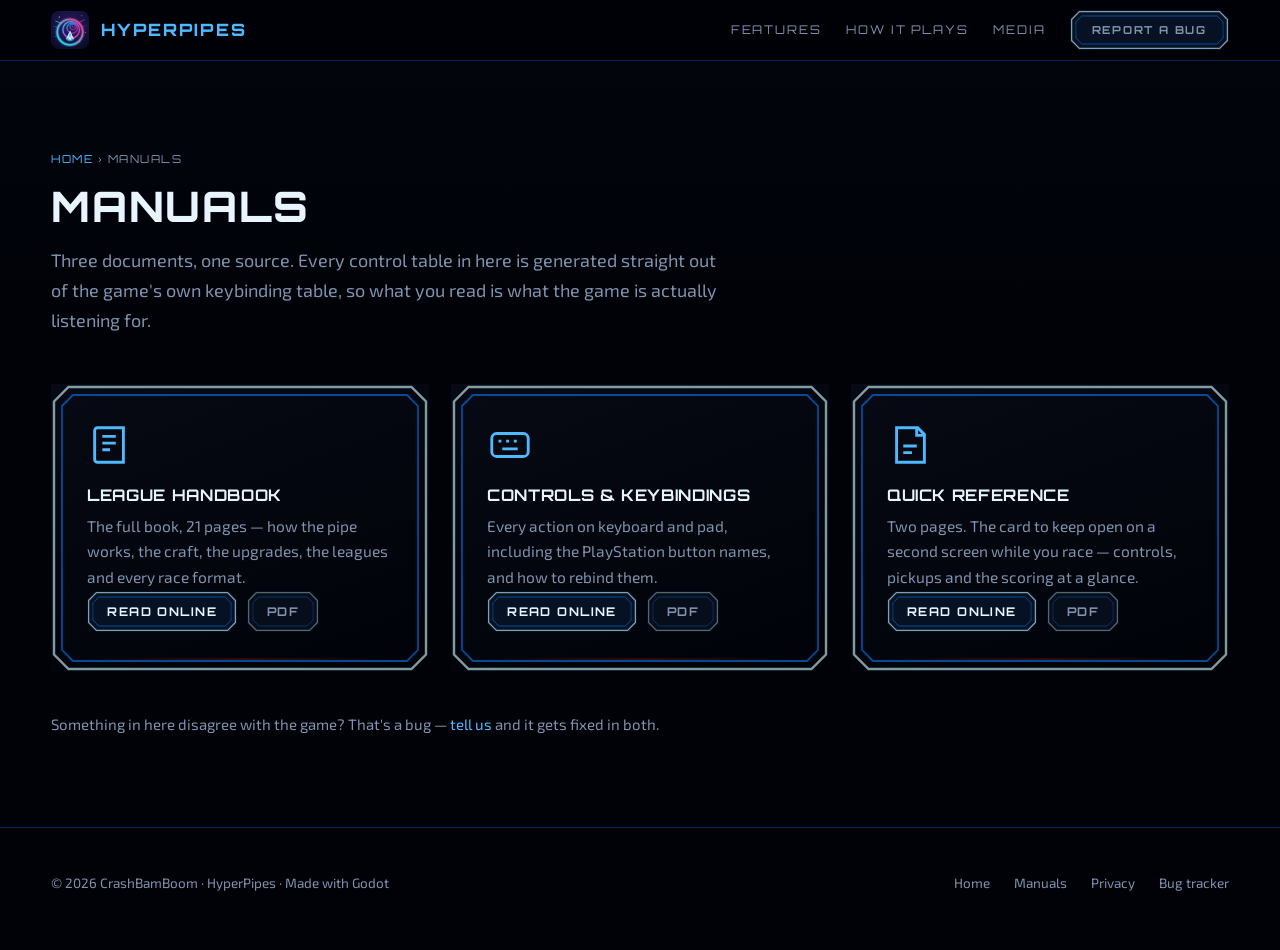
<file: manual/index.html>
<!DOCTYPE html>
<html lang="en">
<head>
<meta charset="utf-8">
<meta name="viewport" content="width=device-width, initial-scale=1">
<title>HyperPipes — Manuals</title>
<meta name="description" content="The HyperPipes League Handbook, controls reference and quick-reference card. Read online or download as PDF.">
<meta name="theme-color" content="#000208">

<meta property="og:type" content="article">
<meta property="og:title" content="HyperPipes — Manuals">
<meta property="og:description" content="League Handbook, controls reference and quick-reference card. Read online or download as PDF.">
<meta property="og:image" content="../assets/img/social-card.png">
<meta name="twitter:card" content="summary_large_image">

<link rel="icon" href="../assets/img/icon.svg" type="image/svg+xml">
<link rel="apple-touch-icon" href="../assets/img/icon.svg">
<link rel="stylesheet" href="../assets/css/style.css">
</head>
<body>

<header class="topbar stuck">
  <div class="shell">
    <a class="brand" href="../">
      <img src="../assets/img/icon.svg" alt="">
      <b>HyperPipes</b>
    </a>
    <nav class="nav">
      <a href="../#features">Features</a>
      <a href="../#play">How it plays</a>
      <a href="../#media">Media</a>
      <a class="btn" href="../report/">Report a bug</a>
    </nav>
  </div>
</header>

<main class="subpage">
  <div class="shell">

    <p class="crumb"><a href="../">Home</a> &rsaquo; Manuals</p>
    <h1 class="section-title">Manuals</h1>
    <p class="lede">Three documents, one source. Every control table in here is
    generated straight out of the game's own keybinding table, so what you read
    is what the game is actually listening for.</p>

    <div class="grid">

      <article class="card">
        <svg class="ico" viewBox="0 0 24 24" fill="none" stroke="currentColor" stroke-width="1.5" aria-hidden="true">
          <path d="M4 4.5A1.5 1.5 0 0 1 5.5 3H19v18H5.5A1.5 1.5 0 0 1 4 19.5z"/>
          <path d="M8 7.5h7M8 11h7M8 14.5h4"/>
        </svg>
        <h3>League Handbook</h3>
        <p>The full book, 21 pages — how the pipe works, the craft, the upgrades,
        the leagues and every race format.</p>
        <p class="doc-links">
          <a class="btn" href="manual.html">Read online</a>
          <a class="btn btn-quiet" href="HyperPipes_Manual.pdf" download>PDF</a>
        </p>
      </article>

      <article class="card">
        <svg class="ico" viewBox="0 0 24 24" fill="none" stroke="currentColor" stroke-width="1.5" aria-hidden="true">
          <rect x="2.5" y="6" width="19" height="12" rx="2.5"/>
          <path d="M6 10h1.5M10 10h1.5M14 10h1.5M18 10h.01M8 14h8"/>
        </svg>
        <h3>Controls &amp; Keybindings</h3>
        <p>Every action on keyboard and pad, including the PlayStation button
        names, and how to rebind them.</p>
        <p class="doc-links">
          <a class="btn" href="keybindings.html">Read online</a>
          <a class="btn btn-quiet" href="HyperPipes_Controls.pdf" download>PDF</a>
        </p>
      </article>

      <article class="card">
        <svg class="ico" viewBox="0 0 24 24" fill="none" stroke="currentColor" stroke-width="1.5" aria-hidden="true">
          <path d="M5 3h11l3.5 3.5V21H5z"/>
          <path d="M15.5 3v4H20"/>
          <path d="M8.5 12.5h7M8.5 16h4.5"/>
        </svg>
        <h3>Quick Reference</h3>
        <p>Two pages. The card to keep open on a second screen while you race —
        controls, pickups and the scoring at a glance.</p>
        <p class="doc-links">
          <a class="btn" href="quickref.html">Read online</a>
          <a class="btn btn-quiet" href="HyperPipes_QuickReference.pdf" download>PDF</a>
        </p>
      </article>

    </div>

    <p class="foot-note">Something in here disagree with the game? That's a bug —
    <a href="../report/">tell us</a>
    and it gets fixed in both.</p>

  </div>
</main>

<footer>
  <div class="shell">
    <p>&copy; <span id="year">2026</span> CrashBamBoom &middot; HyperPipes &middot; Made with Godot</p>
    <nav class="fnav">
      <a href="../">Home</a>
      <a href="./">Manuals</a>
      <a href="../privacy/">Privacy</a>
      <a href="https://github.com/CrashBam/hyperpipes-bugs/issues" target="_blank" rel="noopener">Bug tracker</a>
    </nav>
  </div>
</footer>

<script>document.getElementById("year").textContent = new Date().getFullYear();</script>
</body>
</html>
</file>
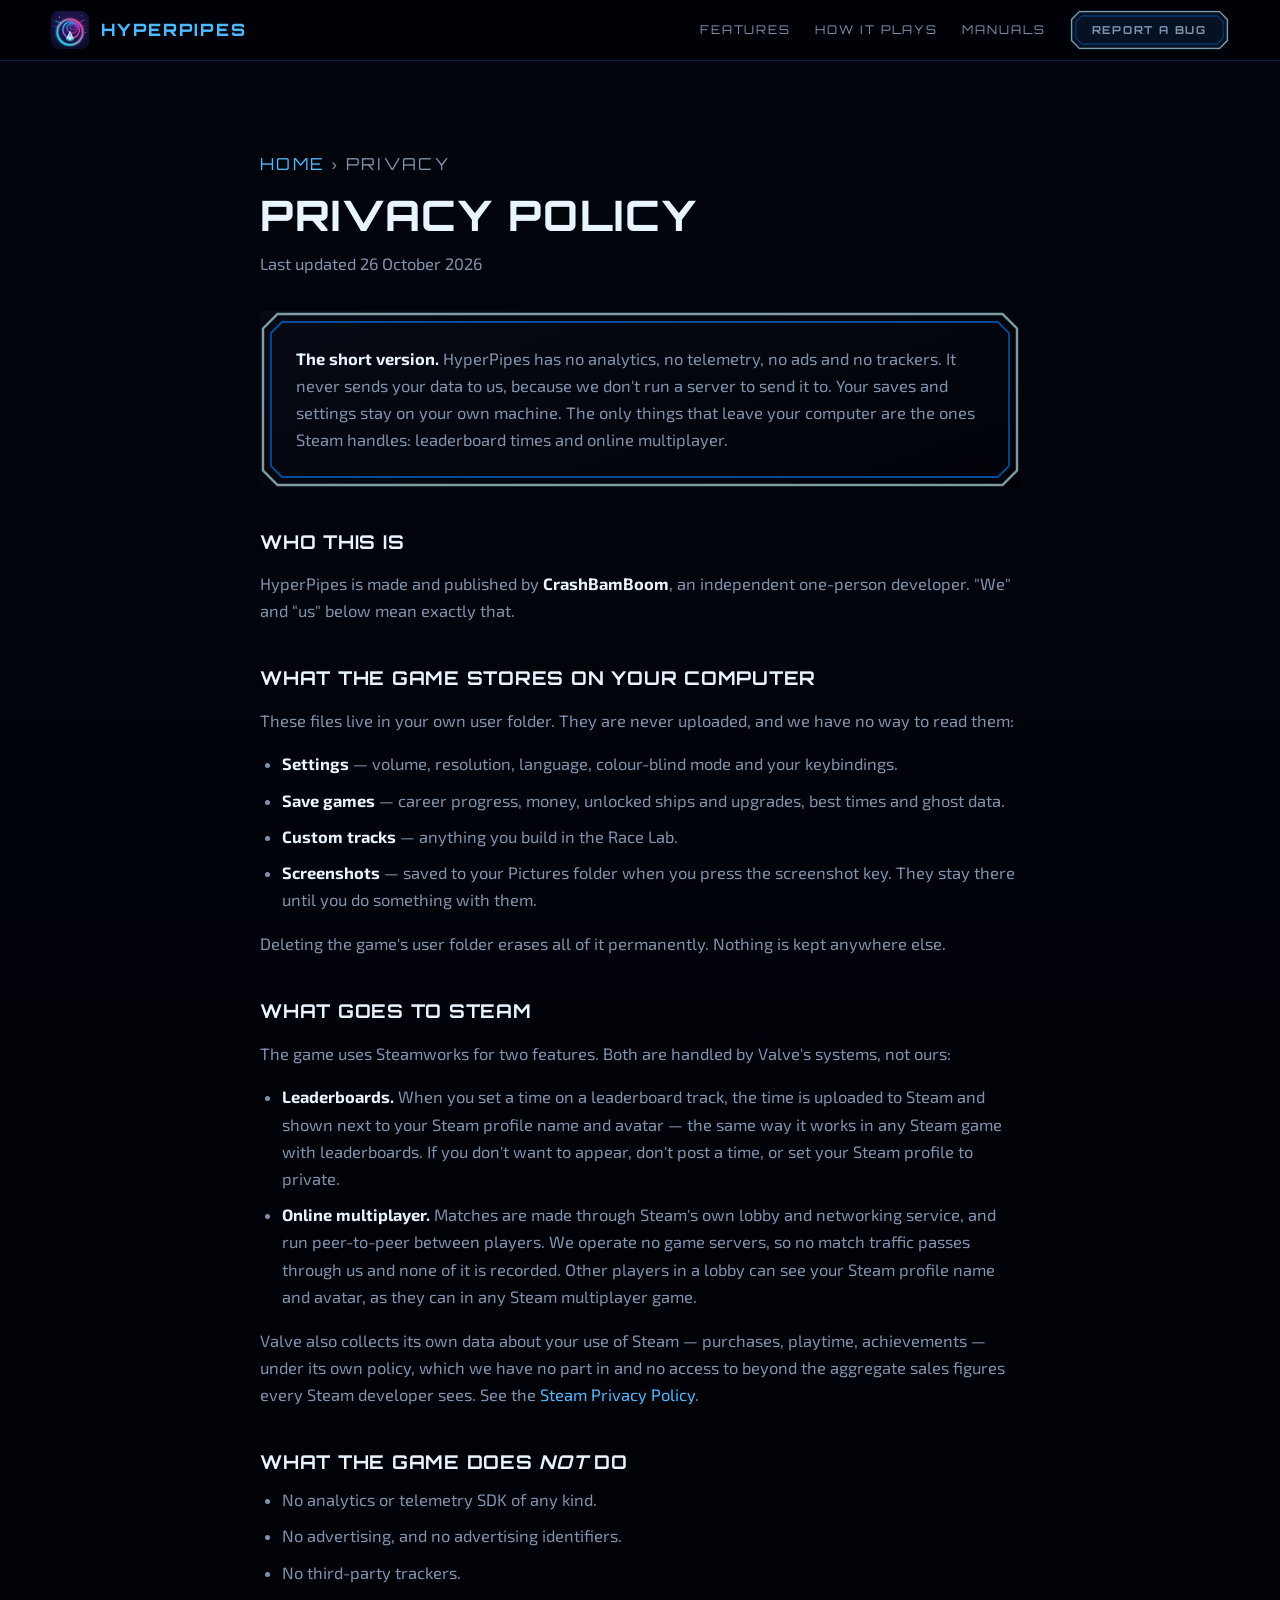
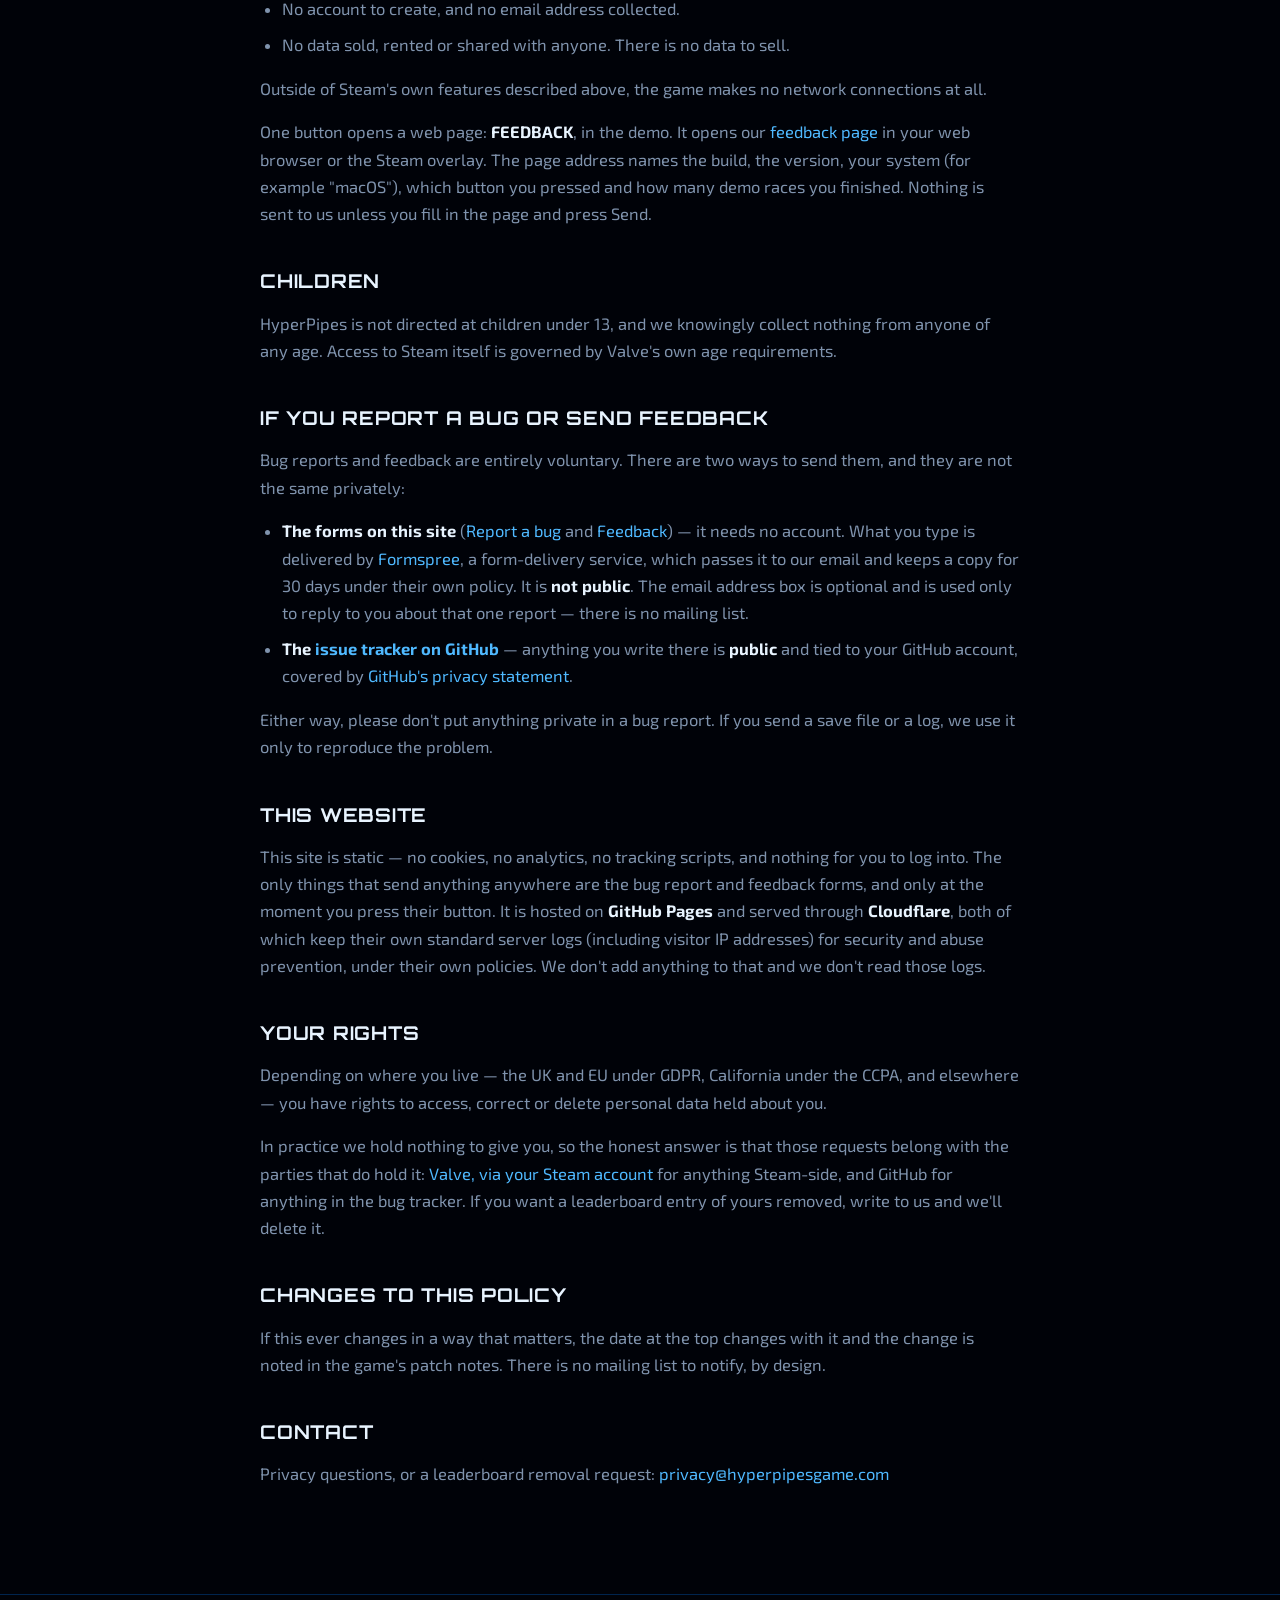
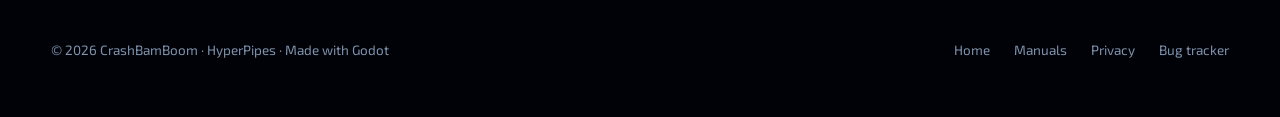
<file: privacy/index.html>
<!DOCTYPE html>
<html lang="en">
<head>
<meta charset="utf-8">
<meta name="viewport" content="width=device-width, initial-scale=1">
<title>HyperPipes — Privacy Policy</title>
<meta name="description" content="What HyperPipes collects, what it doesn't, and who else is involved. Short version: the game has no analytics and sends nothing anywhere except Steam's own leaderboards and multiplayer.">
<meta name="theme-color" content="#000208">
<meta name="robots" content="index, follow">

<link rel="icon" href="../assets/img/icon.svg" type="image/svg+xml">
<link rel="apple-touch-icon" href="../assets/img/icon.svg">
<link rel="stylesheet" href="../assets/css/style.css">
</head>
<body>

<header class="topbar stuck">
  <div class="shell">
    <a class="brand" href="../">
      <img src="../assets/img/icon.svg" alt="">
      <b>HyperPipes</b>
    </a>
    <nav class="nav">
      <a href="../#features">Features</a>
      <a href="../#play">How it plays</a>
      <a href="../manual/">Manuals</a>
      <a class="btn" href="../report/">Report a bug</a>
    </nav>
  </div>
</header>

<main class="subpage prose">
  <div class="shell shell-narrow">

    <p class="crumb"><a href="../">Home</a> &rsaquo; Privacy</p>
    <h1 class="section-title">Privacy Policy</h1>
    <p class="updated">Last updated 26 October 2026</p>

    <div class="callout">
      <p><b>The short version.</b> HyperPipes has no analytics, no telemetry, no
      ads and no trackers. It never sends your data to us, because we don't run
      a server to send it to. Your saves and settings stay on your own machine.
      The only things that leave your computer are the ones Steam handles:
      leaderboard times and online multiplayer.</p>
    </div>

    <h2>Who this is</h2>
    <p>HyperPipes is made and published by <b>CrashBamBoom</b>, an independent
    one-person developer. "We" and "us" below mean exactly that.</p>

    <h2>What the game stores on your computer</h2>
    <p>These files live in your own user folder. They are never uploaded, and we
    have no way to read them:</p>
    <ul>
      <li><b>Settings</b> — volume, resolution, language, colour-blind mode and
      your keybindings.</li>
      <li><b>Save games</b> — career progress, money, unlocked ships and
      upgrades, best times and ghost data.</li>
      <li><b>Custom tracks</b> — anything you build in the Race Lab.</li>
      <li><b>Screenshots</b> — saved to your Pictures folder when you press the
      screenshot key. They stay there until you do something with them.</li>
    </ul>
    <p>Deleting the game's user folder erases all of it permanently. Nothing is
    kept anywhere else.</p>

    <h2>What goes to Steam</h2>
    <p>The game uses Steamworks for two features. Both are handled by Valve's
    systems, not ours:</p>
    <ul>
      <li><b>Leaderboards.</b> When you set a time on a leaderboard track, the
      time is uploaded to Steam and shown next to your Steam profile name and
      avatar — the same way it works in any Steam game with leaderboards. If you
      don't want to appear, don't post a time, or set your Steam profile to
      private.</li>
      <li><b>Online multiplayer.</b> Matches are made through Steam's own lobby
      and networking service, and run peer-to-peer between players. We operate no
      game servers, so no match traffic passes through us and none of it is
      recorded. Other players in a lobby can see your Steam profile name and
      avatar, as they can in any Steam multiplayer game.</li>
    </ul>
    <p>Valve also collects its own data about your use of Steam — purchases,
    playtime, achievements — under its own policy, which we have no part in and
    no access to beyond the aggregate sales figures every Steam developer sees.
    See the <a href="https://store.steampowered.com/privacy_agreement/" target="_blank" rel="noopener">Steam Privacy Policy</a>.</p>

    <h2>What the game does <em>not</em> do</h2>
    <ul>
      <li>No analytics or telemetry SDK of any kind.</li>
      <li>No advertising, and no advertising identifiers.</li>
      <li>No third-party trackers.</li>
      <li>No account to create, and no email address collected.</li>
      <li>No data sold, rented or shared with anyone. There is no data to sell.</li>
    </ul>
    <p>Outside of Steam's own features described above, the game makes no network
    connections at all.</p>
    <p>One button opens a web page: <b>FEEDBACK</b>, in the demo. It opens our
    <a href="../feedback/">feedback page</a> in your web browser or the Steam
    overlay. The page address names the build, the version, your system (for
    example "macOS"), which button you pressed and how many demo races you
    finished. Nothing is sent to us unless you fill in the page and press Send.</p>

    <h2>Children</h2>
    <p>HyperPipes is not directed at children under 13, and we knowingly collect
    nothing from anyone of any age. Access to Steam itself is governed by Valve's
    own age requirements.</p>

    <h2>If you report a bug or send feedback</h2>
    <p>Bug reports and feedback are entirely voluntary. There are two ways to send
    them, and they are not the same privately:</p>
    <ul>
      <li><b>The forms on this site</b> (<a href="../report/">Report a bug</a> and
      <a href="../feedback/">Feedback</a>) —
      it needs no account. What you type is delivered by
      <a href="https://formspree.io/legal/privacy-policy" target="_blank" rel="noopener">Formspree</a>,
      a form-delivery service, which passes it to our email and keeps a copy for
      30 days under their own policy. It is <b>not public</b>. The email address
      box is optional and is used only to reply to you about that one report —
      there is no mailing list.</li>
      <li><b>The <a href="https://github.com/CrashBam/hyperpipes-bugs/issues" target="_blank" rel="noopener">issue
      tracker on GitHub</a></b> — anything you write there is <b>public</b> and
      tied to your GitHub account, covered by
      <a href="https://docs.github.com/en/site-policy/privacy-policies/github-general-privacy-statement" target="_blank" rel="noopener">GitHub's privacy statement</a>.</li>
    </ul>
    <p>Either way, please don't put anything private in a bug report. If you
    send a save file or a log, we use it only to reproduce the problem.</p>

    <h2>This website</h2>
    <p>This site is static — no cookies, no analytics, no tracking scripts, and
    nothing for you to log into. The only things that send anything anywhere are
    the bug report and feedback forms, and only at the moment you press their button. It is hosted on <b>GitHub Pages</b> and served
    through <b>Cloudflare</b>, both of which keep their own standard server logs
    (including visitor IP addresses) for security and abuse prevention, under
    their own policies. We don't add anything to that and we don't read those
    logs.</p>

    <h2>Your rights</h2>
    <p>Depending on where you live — the UK and EU under GDPR, California under
    the CCPA, and elsewhere — you have rights to access, correct or delete
    personal data held about you.</p>
    <p>In practice we hold nothing to give you, so the honest answer is that
    those requests belong with the parties that do hold it:
    <a href="https://store.steampowered.com/account/" target="_blank" rel="noopener">Valve, via your Steam account</a>
    for anything Steam-side, and GitHub for anything in the bug tracker. If you
    want a leaderboard entry of yours removed, write to us and we'll delete it.</p>

    <h2>Changes to this policy</h2>
    <p>If this ever changes in a way that matters, the date at the top changes
    with it and the change is noted in the game's patch notes. There is no
    mailing list to notify, by design.</p>

    <h2>Contact</h2>
    <p>Privacy questions, or a leaderboard removal request:
    <a href="mailto:privacy@hyperpipesgame.com">privacy@hyperpipesgame.com</a></p>

  </div>
</main>

<footer>
  <div class="shell">
    <p>&copy; <span id="year">2026</span> CrashBamBoom &middot; HyperPipes &middot; Made with Godot</p>
    <nav class="fnav">
      <a href="../">Home</a>
      <a href="../manual/">Manuals</a>
      <a href="./">Privacy</a>
      <a href="https://github.com/CrashBam/hyperpipes-bugs/issues" target="_blank" rel="noopener">Bug tracker</a>
    </nav>
  </div>
</footer>

<script>document.getElementById("year").textContent = new Date().getFullYear();</script>
</body>
</html>
</file>
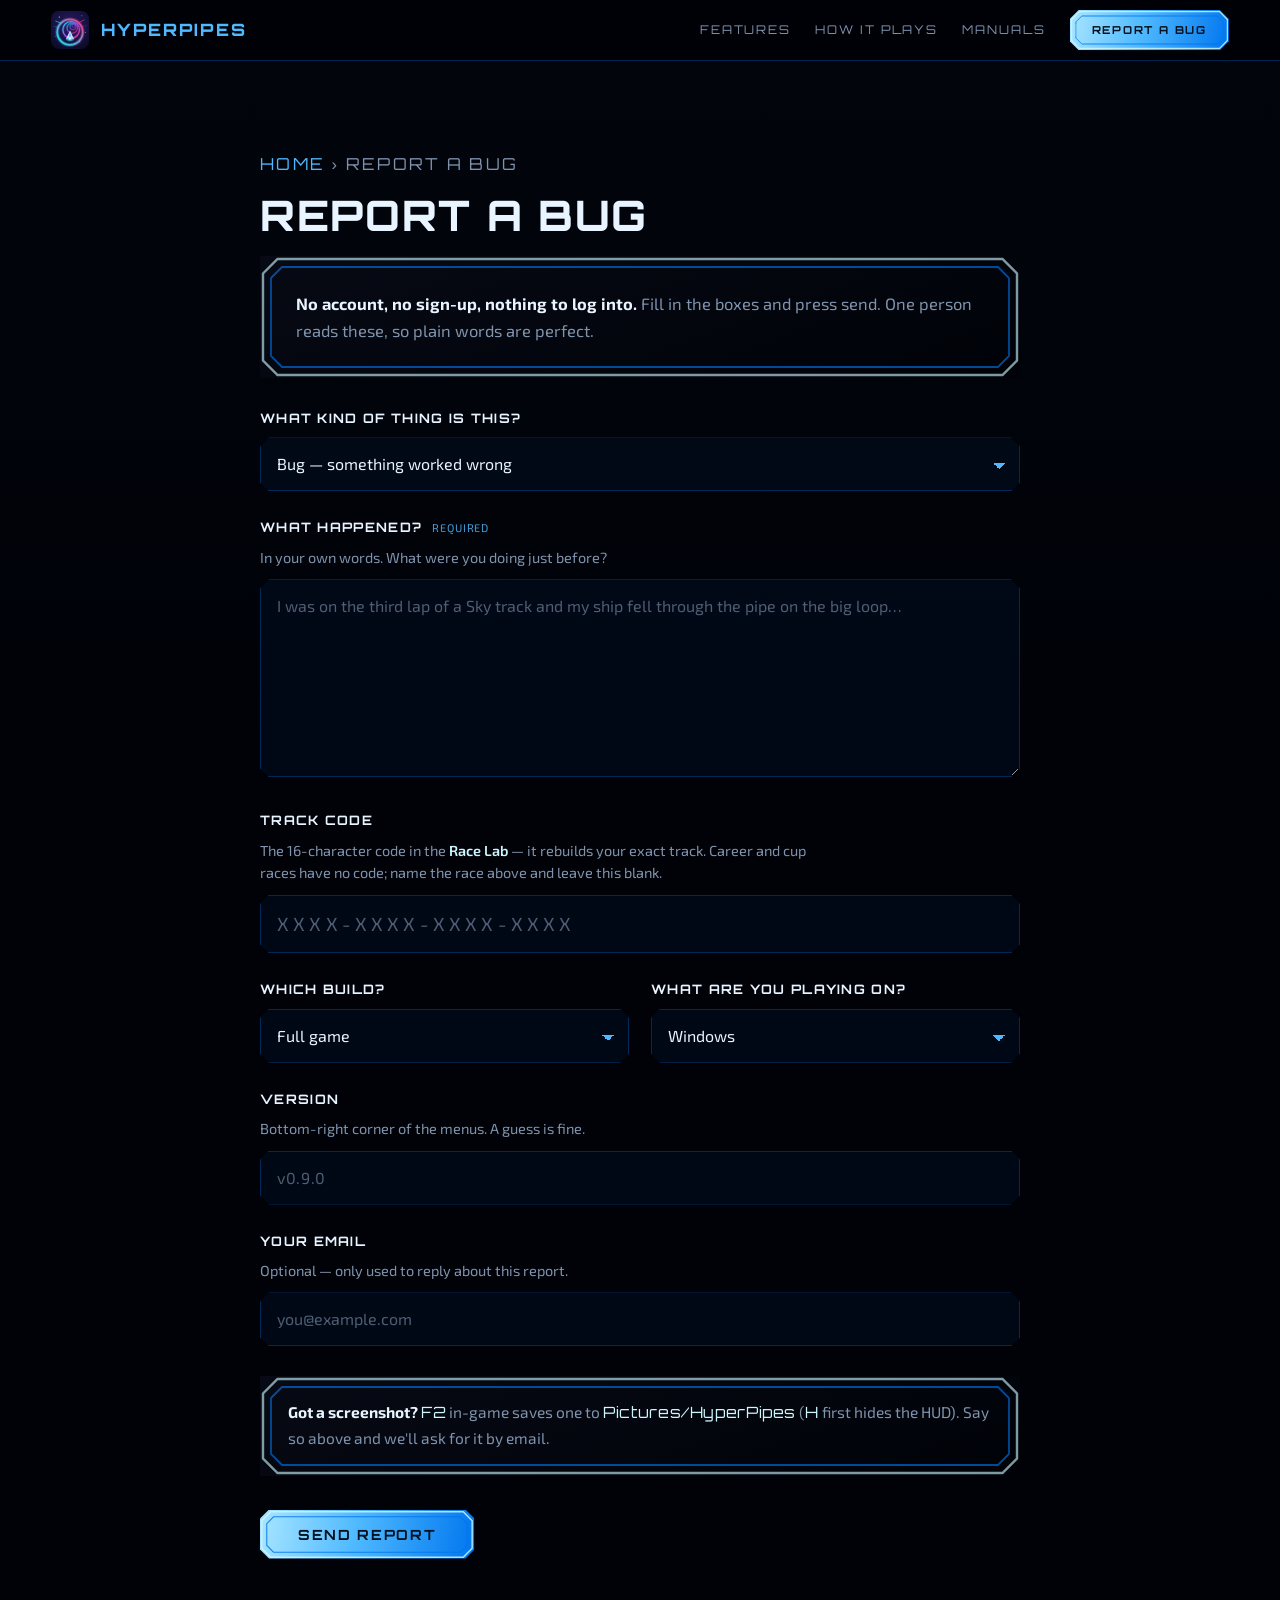
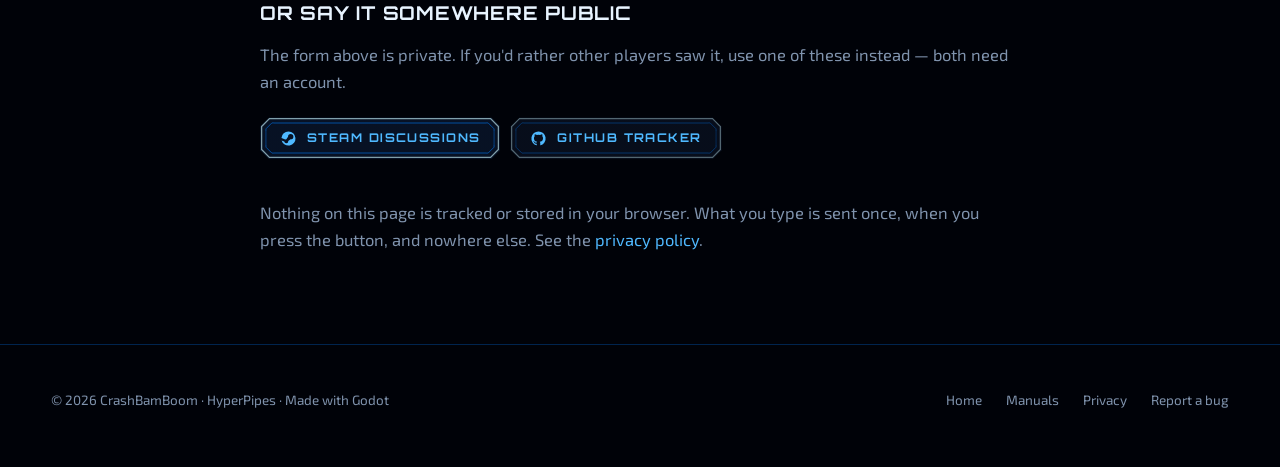
<file: report/index.html>
<!DOCTYPE html>
<html lang="en">
<head>
<meta charset="utf-8">
<meta name="viewport" content="width=device-width, initial-scale=1">
<title>HyperPipes — Report a Bug</title>
<meta name="description" content="Found a bug in HyperPipes, or got an idea? Tell us here. No account needed — just fill in the boxes and press send.">
<meta name="theme-color" content="#000208">
<meta name="robots" content="index, follow">

<link rel="icon" href="../assets/img/icon.svg" type="image/svg+xml">
<link rel="apple-touch-icon" href="../assets/img/icon.svg">
<link rel="stylesheet" href="../assets/css/style.css">
</head>
<body>

<header class="topbar stuck">
  <div class="shell">
    <a class="brand" href="../">
      <img src="../assets/img/icon.svg" alt="">
      <b>HyperPipes</b>
    </a>
    <nav class="nav">
      <a href="../#features">Features</a>
      <a href="../#play">How it plays</a>
      <a href="../manual/">Manuals</a>
      <a class="btn btn-primary" href="./" aria-current="page">Report a bug</a>
    </nav>
  </div>
</header>

<main class="subpage prose">
  <div class="shell shell-narrow">

    <p class="crumb"><a href="../">Home</a> &rsaquo; Report a bug</p>
    <h1 class="section-title">Report a Bug</h1>

    <div class="callout">
      <p><b>No account, no sign-up, nothing to log into.</b> Fill in the boxes
      and press send. One person reads these, so plain words are perfect.</p>
    </div>

    <!-- ==================================================================
         THE FORM

         Posts to Formspree with fetch(), not a plain form POST, so the
         reporter stays on this page and gets a HyperPipes thank-you instead
         of being thrown onto a formspree.io screen. FORM_ID is the only
         thing that has to be filled in; see the script at the foot.
         ================================================================== -->

    <form id="report" class="rform" novalidate>

      <div class="field">
        <label for="kind">What kind of thing is this?</label>
        <select id="kind" name="Kind" required>
          <option value="Bug — something worked wrong">Bug — something worked wrong</option>
          <option value="Crash — the game closed or froze">Crash — the game closed or froze</option>
          <option value="Feel or balance — something is too hard, too slow, too easy">Feel or balance — too hard, too slow, too easy</option>
          <option value="Idea or request">Idea or request</option>
        </select>
      </div>

      <div class="field">
        <label for="what">What happened?<span class="req">required</span></label>
        <p class="hint">In your own words. What were you doing just before?</p>
        <textarea id="what" name="What happened" rows="7" required
                  placeholder="I was on the third lap of a Sky track and my ship fell through the pipe on the big loop…"></textarea>
      </div>

      <!-- The track code is the whole reason this page exists rather than a
           generic contact form: it carries the seed AND every dial, so it
           hands over the exact track. Validation mirrors TrackCode.cs —
           16 symbols, Crockford base 32 with I/L folded to 1 and O to 0. -->
      <div class="field">
        <label for="code">Track code</label>
        <p class="hint">The 16-character code in the <b>Race Lab</b> — it
        rebuilds your exact track. Career and cup races have no code; name the
        race above and leave this blank.</p>
        <input id="code" name="Track code" type="text" inputmode="latin"
               autocomplete="off" spellcheck="false"
               class="mono code-input" maxlength="19"
               placeholder="XXXX-XXXX-XXXX-XXXX">
        <p class="err" id="code-err" hidden></p>
      </div>

      <div class="field-row">
        <div class="field">
          <label for="build">Which build?</label>
          <select id="build" name="Build">
            <option value="Full game">Full game</option>
            <option value="Demo">Demo</option>
            <option value="Not sure">Not sure</option>
          </select>
        </div>
        <div class="field">
          <label for="os">What are you playing on?</label>
          <select id="os" name="System">
            <option value="Windows">Windows</option>
            <option value="macOS">macOS</option>
            <option value="Steam Deck">Steam Deck</option>
            <option value="Linux">Linux</option>
            <option value="Something else">Something else</option>
          </select>
        </div>
      </div>

      <div class="field">
        <label for="version">Version</label>
        <p class="hint">Bottom-right corner of the menus. A guess is fine.</p>
        <input id="version" name="Version" type="text" autocomplete="off"
               class="mono" maxlength="24" placeholder="v0.9.0">
      </div>

      <div class="field">
        <label for="email">Your email</label>
        <p class="hint">Optional — only used to reply about this report.</p>
        <input id="email" name="Reply to" type="email" autocomplete="email"
               maxlength="120" placeholder="you@example.com">
      </div>

      <div class="callout tip">
        <p><b>Got a screenshot?</b> <span class="mono">F2</span> in-game saves
        one to <span class="mono">Pictures/HyperPipes</span>
        (<span class="mono">H</span> first hides the HUD). Say so above and
        we'll ask for it by email.</p>
      </div>

      <!-- Spam. `_gotcha` is Formspree's own honeypot: bots fill every field
           they find, humans never see this one, and a filled one is dropped
           silently at their end. -->
      <input type="text" name="_gotcha" tabindex="-1" autocomplete="off" aria-hidden="true" class="gotcha">

      <div class="actions">
        <button type="submit" class="btn btn-primary" id="send">Send report</button>
        <p class="status" id="status" role="status" aria-live="polite"></p>
      </div>

    </form>

    <div class="callout done" id="done" hidden>
      <p><b>Thank you — that's in.</b> It went straight to the developer. If you
      left an email address you may get a reply asking for a screenshot or your
      track code; if not, it is still read, and it still helps.</p>
      <p class="foot-note"><a href="./" id="again">Send another one</a> &middot;
      <a href="https://steamcommunity.com/app/5009100/discussions/0/" target="_blank" rel="noopener">Say it on Steam too</a> &middot;
      <a href="../">Back to the home page</a></p>
    </div>

    <h2>Or say it somewhere public</h2>
    <p>The form above is private. If you'd rather other players saw it, use
    one of these instead — both need an account.</p>

    <div class="doc-links">
      <a class="btn" href="https://steamcommunity.com/app/5009100/discussions/0/" target="_blank" rel="noopener">
        <svg viewBox="0 0 24 24" fill="currentColor" aria-hidden="true"><path d="M12 2a10 10 0 0 0-9.96 9.2l5.34 2.21a2.82 2.82 0 0 1 1.6-.49l2.37-3.44v-.05a3.76 3.76 0 1 1 3.76 3.76h-.09l-3.38 2.41c0 .07.01.14.01.2a2.83 2.83 0 0 1-5.61.55l-3.8-1.58A10 10 0 1 0 12 2Z"/></svg>
        Steam Discussions
      </a>
      <a class="btn btn-quiet" href="https://github.com/CrashBam/hyperpipes-bugs/issues/new/choose" target="_blank" rel="noopener">
        <svg viewBox="0 0 24 24" fill="currentColor" aria-hidden="true"><path d="M12 2a10 10 0 0 0-3.16 19.49c.5.09.68-.22.68-.48l-.01-1.7c-2.78.6-3.37-1.34-3.37-1.34-.45-1.16-1.11-1.47-1.11-1.47-.91-.62.07-.6.07-.6 1 .07 1.53 1.03 1.53 1.03.89 1.53 2.34 1.09 2.91.83.09-.65.35-1.09.63-1.34-2.22-.25-4.55-1.11-4.55-4.94 0-1.09.39-1.98 1.03-2.68-.1-.25-.45-1.27.1-2.65 0 0 .84-.27 2.75 1.02a9.5 9.5 0 0 1 5 0c1.91-1.29 2.75-1.02 2.75-1.02.55 1.38.2 2.4.1 2.65.64.7 1.03 1.59 1.03 2.68 0 3.84-2.34 4.69-4.57 4.94.36.31.68.92.68 1.85l-.01 2.75c0 .27.18.58.69.48A10 10 0 0 0 12 2z"/></svg>
        GitHub tracker
      </a>
    </div>

    <p class="foot-note">Nothing on this page is tracked or stored in your
    browser. What you type is sent once, when you press the button, and nowhere
    else. See the <a href="../privacy/">privacy policy</a>.</p>

  </div>
</main>

<footer>
  <div class="shell">
    <p>&copy; <span id="year">2026</span> CrashBamBoom &middot; HyperPipes &middot; Made with Godot</p>
    <nav class="fnav">
      <a href="../">Home</a>
      <a href="../manual/">Manuals</a>
      <a href="../privacy/">Privacy</a>
      <a href="./">Report a bug</a>
    </nav>
  </div>
</footer>

<script>
document.getElementById("year").textContent = new Date().getFullYear();

/* ---------------------------------------------------------------------------
   THE ONE THING TO FILL IN.

   Sign up free at formspree.io, make a form, and it hands you an endpoint that
   looks like  https://formspree.io/f/xdorwkbl . Paste the LAST PART — just the
   eight characters after /f/ — between the quotes below, commit, push. Done.

   Left empty on purpose: an empty id makes the page say "not open yet" and
   refuse to send, which is the honest failure. A form that silently swallows a
   bug report is worse than no form at all.
--------------------------------------------------------------------------- */
const FORM_ID = "mqpkyjaa";

const form   = document.getElementById("report");
const send   = document.getElementById("send");
const status = document.getElementById("status");
const done   = document.getElementById("done");
const codeIn = document.getElementById("code");
const codeErr= document.getElementById("code-err");

/* --- the track code field -------------------------------------------------
   Mirrors TrackCode.Normalise + TrackCode.Format in the game: strip dashes and
   spaces, upper-case, fold the three letters the alphabet leaves out onto the
   digits they get mistaken for, then re-insert a dash every 4. Doing it as the
   player types means a code copied out of a chat window with stray spaces
   still lands correctly. */
const ALPHABET = "0123456789ABCDEFGHJKMNPQRSTVWXYZ";

function normalise(text) {
  let out = "";
  for (const raw of text) {
    let c = raw.toUpperCase();
    if (c === "-" || c === " " || c === "_" || c === ".") continue;
    if (c === "I" || c === "L") c = "1";
    else if (c === "O") c = "0";
    out += c;
  }
  return out.slice(0, 16);
}

function group(text) {
  return text.match(/.{1,4}/g)?.join("-") ?? "";
}

codeIn.addEventListener("input", () => {
  const clean = normalise(codeIn.value);
  codeIn.value = group(clean);
  showCodeError("");
});

function showCodeError(message) {
  codeErr.textContent = message;
  codeErr.hidden = !message;
  codeIn.classList.toggle("bad", !!message);
}

/* Checked on send, not while typing — nagging someone halfway through the
   fourth character is how you lose a bug report. */
function codeProblem() {
  const clean = normalise(codeIn.value);
  if (clean.length === 0) return "";                 // blank is allowed
  if (clean.length !== 16)
    return `A track code is 16 characters — this one is ${clean.length}. Leave it blank if you don't have it.`;
  for (const c of clean)
    if (!ALPHABET.includes(c)) return `"${c}" is not part of a track code.`;
  return "";
}

form.addEventListener("submit", async (event) => {
  event.preventDefault();

  if (!FORM_ID) {
    status.textContent = "This form is not switched on yet — please use one of the links below.";
    status.className = "status bad";
    return;
  }

  const what = document.getElementById("what");
  if (!what.value.trim()) {
    status.textContent = "Please tell us what happened first.";
    status.className = "status bad";
    what.focus();
    return;
  }

  const problem = codeProblem();
  if (problem) { showCodeError(problem); codeIn.focus(); return; }

  send.disabled = true;
  status.textContent = "Sending…";
  status.className = "status";

  const data = new FormData(form);
  data.set("_subject", `HyperPipes report — ${data.get("Kind")}`);

  try {
    const reply = await fetch(`https://formspree.io/f/${FORM_ID}`, {
      method: "POST",
      body: data,
      headers: { Accept: "application/json" }
    });
    if (!reply.ok) throw new Error(String(reply.status));
    form.hidden = true;
    done.hidden = false;
    done.scrollIntoView({ behavior: "smooth", block: "center" });
  } catch (error) {
    /* Never eat the report. If the send failed, the words are still in the box
       and we say so plainly, with a way through that does not need us. */
    send.disabled = false;
    status.innerHTML = "That didn't send — your words are still here, so try again in a moment. " +
      'If it keeps failing, please use one of the links below the form.';
    status.className = "status bad";
  }
});
</script>
</body>
</html>
</file>
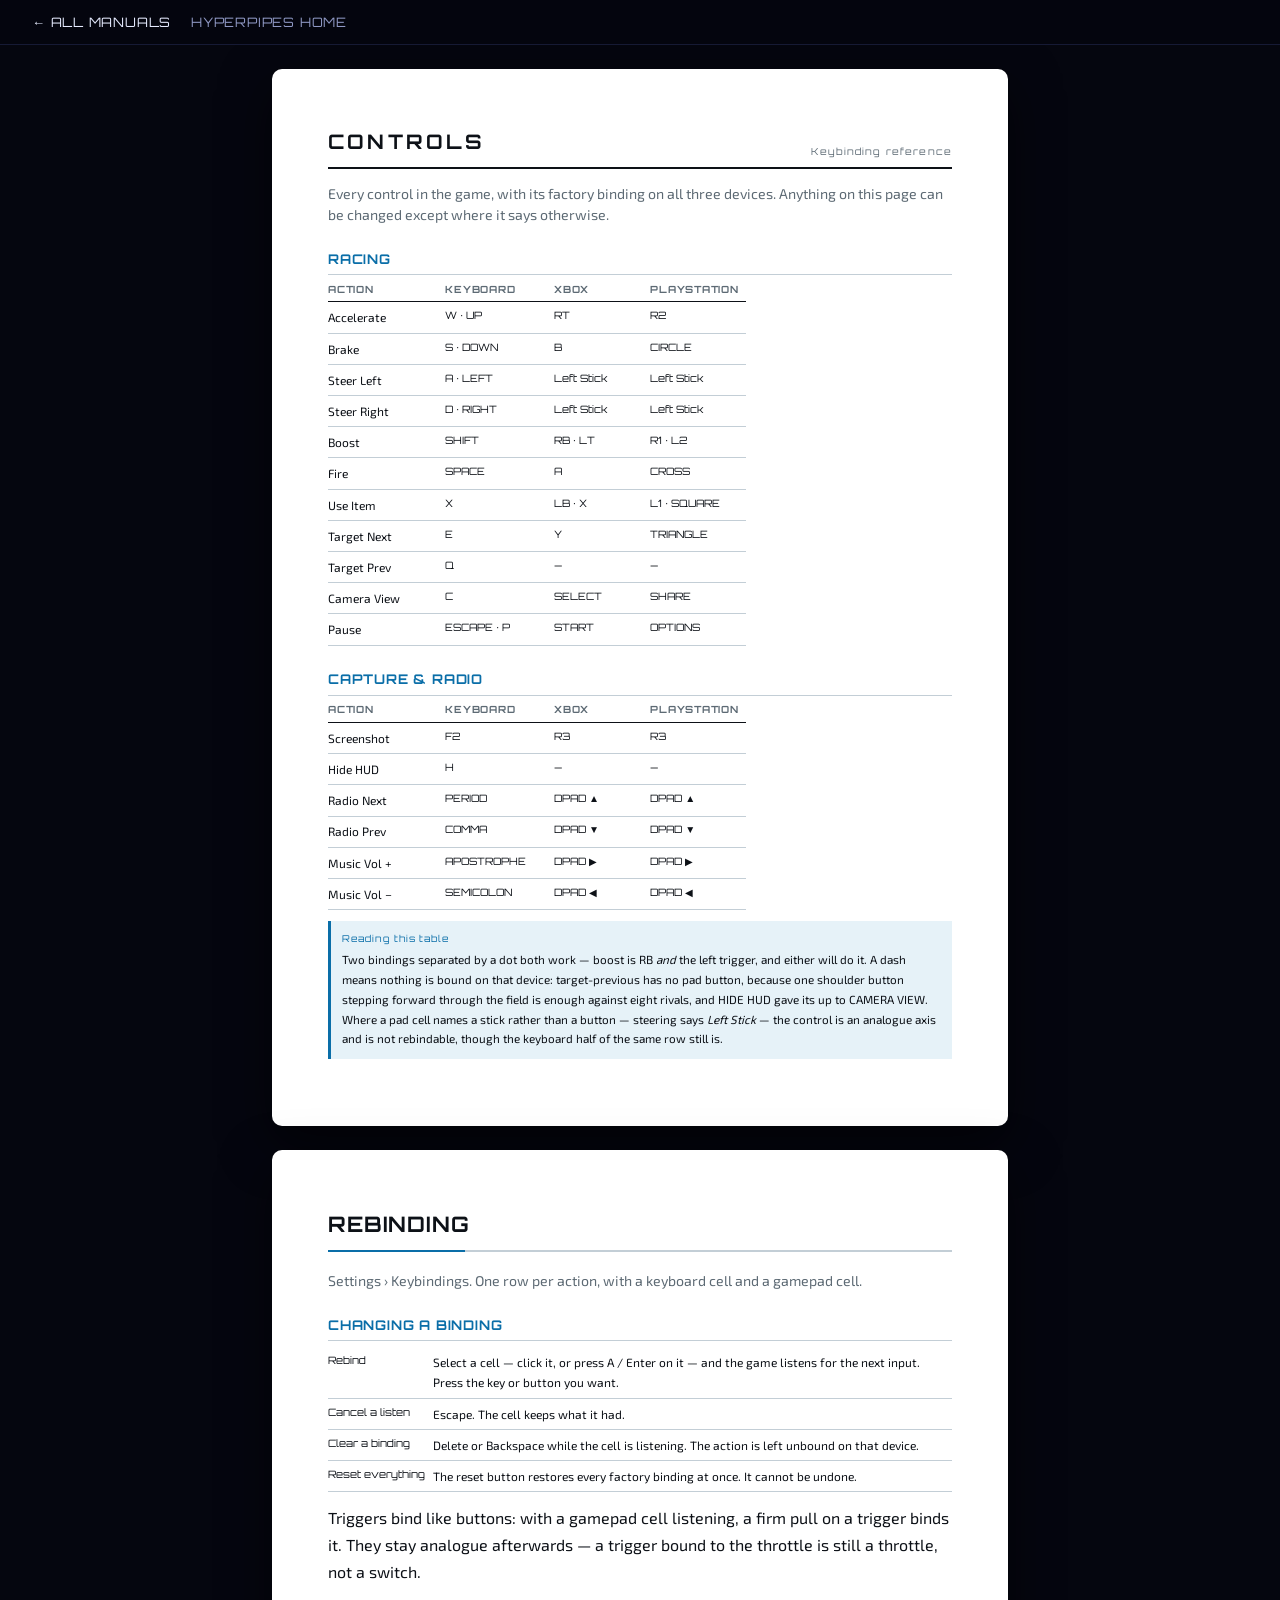
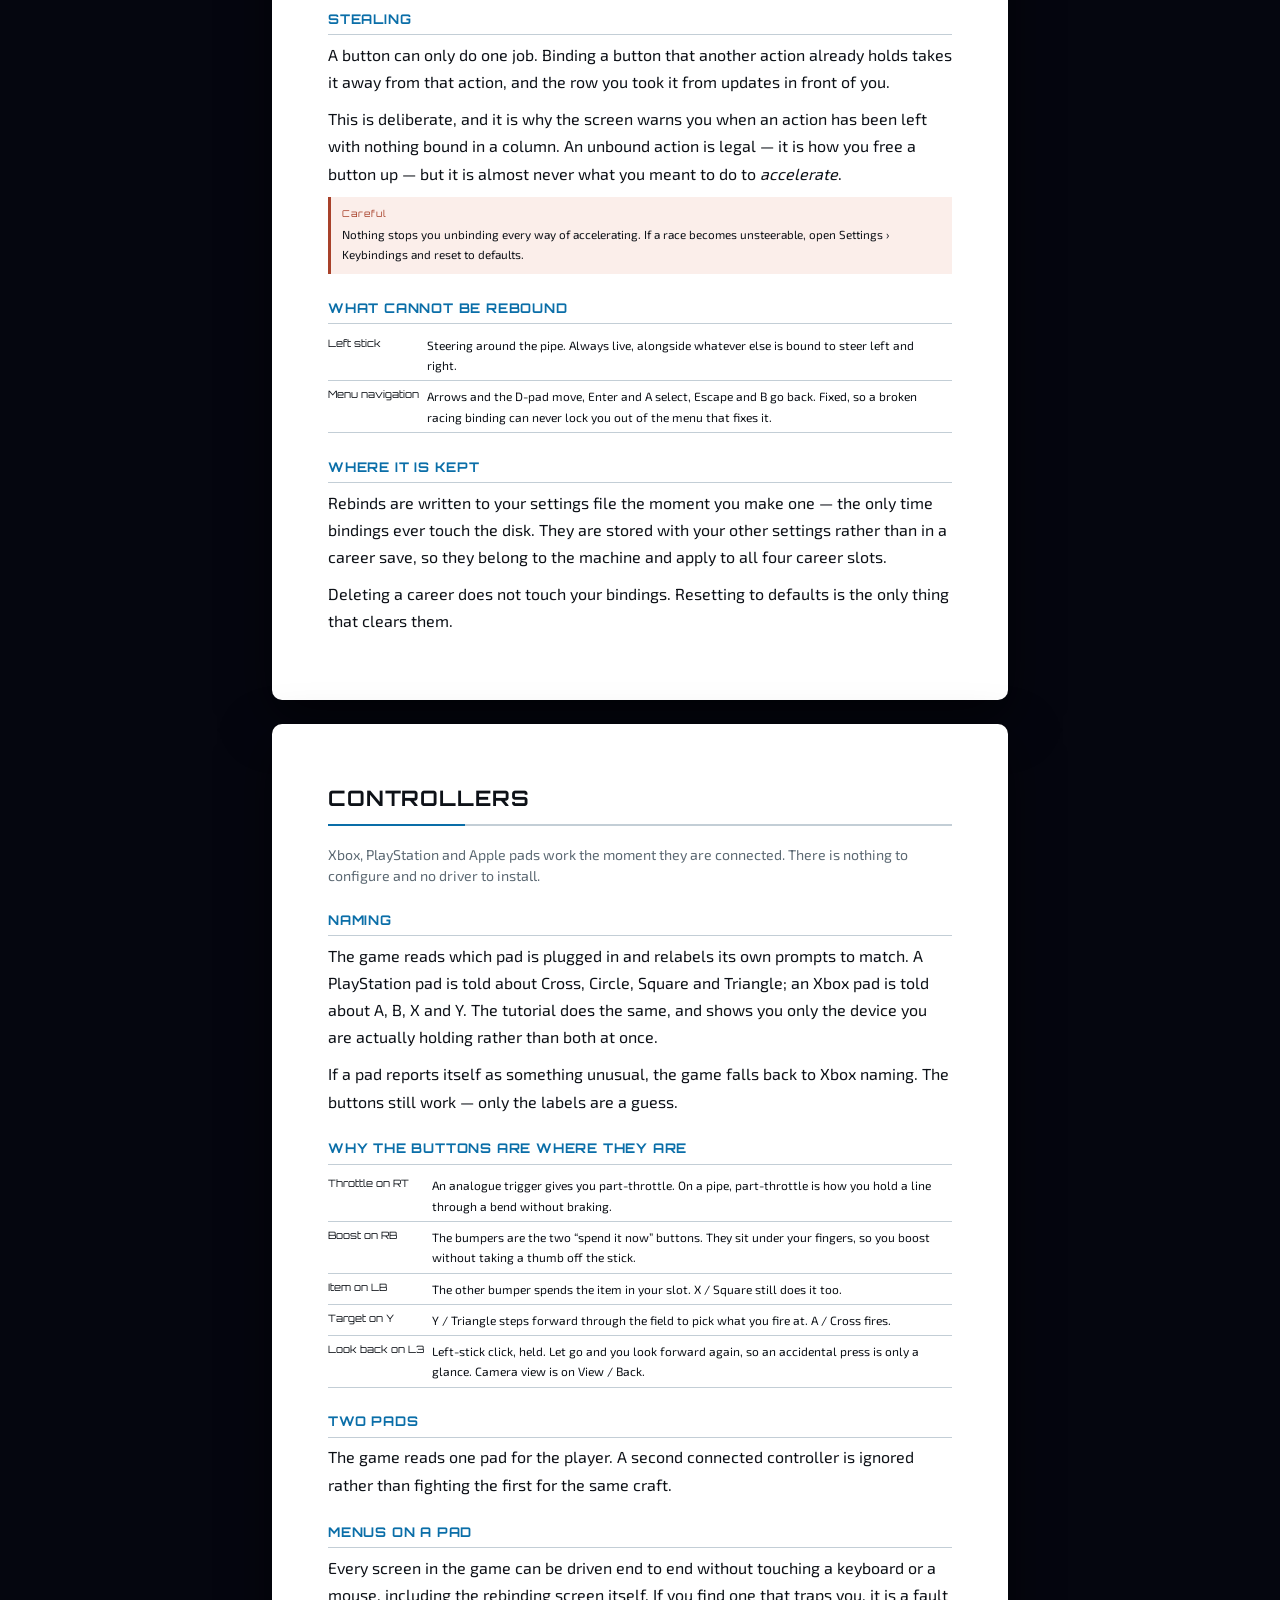
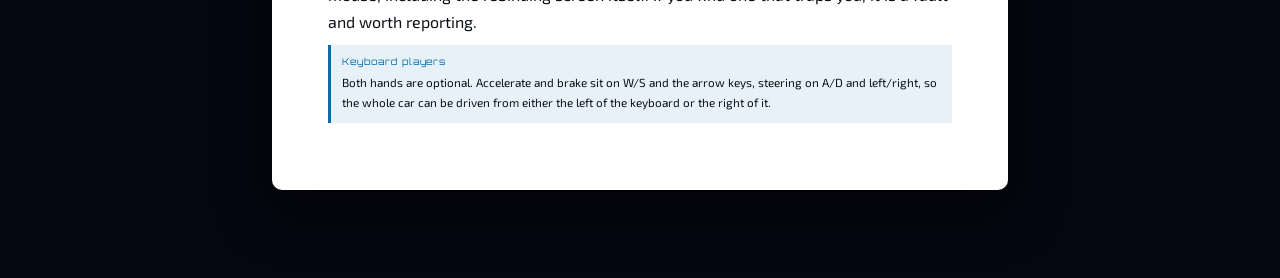
<file: manual/keybindings.html>
<!DOCTYPE html>
<html lang="en">
<head>
<meta charset="utf-8">
<meta name="viewport" content="width=device-width, initial-scale=1">
<title>Hyper Pipes — Controls &amp; Keybindings</title>
<link rel="stylesheet" href="manual.css">
<link rel="stylesheet" href="manual-screen.css">
</head>
<body>
<nav class="webnav"><a href="./">← All manuals</a><a href="../">HyperPipes home</a></nav>

<!-- ============================== PAGE 1 ============================== -->
<section class="page">
	<div class="qr-head">
		<h1>Controls</h1>
		<div class="sub">Keybinding reference</div>
	</div>

	<p class="lede">Every control in the game, with its factory binding on all
	three devices. Anything on this page can be changed except where it says
	otherwise.</p>

	<h3>Racing</h3>
	<!-- BEGIN:bindings_racing -->
<!-- Generated by scripts/_dev/KeybindsExport.cs. Do not edit. -->
<table>
<thead><tr><th style="width:28%">Action</th><th style="width:26%">Keyboard</th><th style="width:23%">Xbox</th><th style="width:23%">PlayStation</th></tr></thead>
<tr><td>Accelerate</td><td class="key">W &middot; UP</td><td class="key">RT</td><td class="key">R2</td></tr>
<tr><td>Brake</td><td class="key">S &middot; DOWN</td><td class="key">B</td><td class="key">CIRCLE</td></tr>
<tr><td>Steer Left</td><td class="key">A &middot; LEFT</td><td class="key">Left Stick</td><td class="key">Left Stick</td></tr>
<tr><td>Steer Right</td><td class="key">D &middot; RIGHT</td><td class="key">Left Stick</td><td class="key">Left Stick</td></tr>
<tr><td>Boost</td><td class="key">SHIFT</td><td class="key">RB &middot; LT</td><td class="key">R1 &middot; L2</td></tr>
<tr><td>Fire</td><td class="key">SPACE</td><td class="key">A</td><td class="key">CROSS</td></tr>
<tr><td>Use Item</td><td class="key">X</td><td class="key">LB &middot; X</td><td class="key">L1 &middot; SQUARE</td></tr>
<tr><td>Target Next</td><td class="key">E</td><td class="key">Y</td><td class="key">TRIANGLE</td></tr>
<tr><td>Target Prev</td><td class="key">Q</td><td class="key">&mdash;</td><td class="key">&mdash;</td></tr>
<tr><td>Camera View</td><td class="key">C</td><td class="key">SELECT</td><td class="key">SHARE</td></tr>
<tr><td>Pause</td><td class="key">ESCAPE &middot; P</td><td class="key">START</td><td class="key">OPTIONS</td></tr>
</table>
<!-- END:bindings_racing -->

	<h3>Capture &amp; radio</h3>
	<!-- BEGIN:bindings_media -->
<!-- Generated by scripts/_dev/KeybindsExport.cs. Do not edit. -->
<table>
<thead><tr><th style="width:28%">Action</th><th style="width:26%">Keyboard</th><th style="width:23%">Xbox</th><th style="width:23%">PlayStation</th></tr></thead>
<tr><td>Screenshot</td><td class="key">F2</td><td class="key">R3</td><td class="key">R3</td></tr>
<tr><td>Hide HUD</td><td class="key">H</td><td class="key">&mdash;</td><td class="key">&mdash;</td></tr>
<tr><td>Radio Next</td><td class="key">PERIOD</td><td class="key">DPAD ▲</td><td class="key">DPAD ▲</td></tr>
<tr><td>Radio Prev</td><td class="key">COMMA</td><td class="key">DPAD ▼</td><td class="key">DPAD ▼</td></tr>
<tr><td>Music Vol +</td><td class="key">APOSTROPHE</td><td class="key">DPAD ▶</td><td class="key">DPAD ▶</td></tr>
<tr><td>Music Vol −</td><td class="key">SEMICOLON</td><td class="key">DPAD ◀</td><td class="key">DPAD ◀</td></tr>
</table>
<!-- END:bindings_media -->

	<div class="note">
		<span class="tag">Reading this table</span>
		Two bindings separated by a dot both work &mdash; boost is RB <em>and</em>
		the left trigger, and either will do it. A dash means nothing is bound on
		that device: target-previous has no pad button, because one shoulder
		button stepping forward through the field is enough against eight rivals,
		and HIDE HUD gave its up to CAMERA VIEW. Where a pad cell names a stick
		rather than a button &mdash; steering says <em>Left Stick</em> &mdash; the
		control is an analogue axis and is not rebindable, though the keyboard
		half of the same row still is.
	</div>
</section>

<!-- ============================== PAGE 2 ============================== -->
<section class="page">
	<h2>Rebinding</h2>
	<div class="chapter-rule"></div>

	<p class="lede">Settings &rsaquo; Keybindings. One row per action, with a
	keyboard cell and a gamepad cell.</p>

	<h3>Changing a binding</h3>
	<table>
		<tr><td class="key">Rebind</td><td>Select a cell &mdash; click it, or press A / Enter on it &mdash; and the game listens for the next input. Press the key or button you want.</td></tr>
		<tr><td class="key">Cancel a listen</td><td>Escape. The cell keeps what it had.</td></tr>
		<tr><td class="key">Clear a binding</td><td>Delete or Backspace while the cell is listening. The action is left unbound on that device.</td></tr>
		<tr><td class="key">Reset everything</td><td>The reset button restores every factory binding at once. It cannot be undone.</td></tr>
	</table>

	<p>Triggers bind like buttons: with a gamepad cell listening, a firm pull on
	a trigger binds it. They stay analogue afterwards &mdash; a trigger bound to
	the throttle is still a throttle, not a switch.</p>

	<h3>Stealing</h3>
	<p>A button can only do one job. Binding a button that another action already
	holds takes it away from that action, and the row you took it from updates in
	front of you.</p>

	<p>This is deliberate, and it is why the screen warns you when an action has
	been left with nothing bound in a column. An unbound action is legal &mdash;
	it is how you free a button up &mdash; but it is almost never what you meant
	to do to <em>accelerate</em>.</p>

	<div class="note warn">
		<span class="tag">Careful</span>
		Nothing stops you unbinding every way of accelerating. If a race becomes
		unsteerable, open Settings &rsaquo; Keybindings and reset to defaults.
	</div>

	<h3>What cannot be rebound</h3>
	<table>
		<tr><td class="key">Left stick</td><td>Steering around the pipe. Always live, alongside whatever else is bound to steer left and right.</td></tr>
		<tr><td class="key">Menu navigation</td><td>Arrows and the D-pad move, Enter and A select, Escape and B go back. Fixed, so a broken racing binding can never lock you out of the menu that fixes it.</td></tr>
	</table>

	<h3>Where it is kept</h3>
	<p>Rebinds are written to your settings file the moment you make one &mdash;
	the only time bindings ever touch the disk. They are stored with your other
	settings rather than in a career save, so they belong to the machine and
	apply to all four career slots.</p>

	<p>Deleting a career does not touch your bindings. Resetting to defaults is
	the only thing that clears them.</p>
</section>

<!-- ============================== PAGE 3 ============================== -->
<section class="page">
	<h2>Controllers</h2>
	<div class="chapter-rule"></div>

	<p class="lede">Xbox, PlayStation and Apple pads work the moment they are
	connected. There is nothing to configure and no driver to install.</p>

	<h3>Naming</h3>
	<p>The game reads which pad is plugged in and relabels its own prompts to
	match. A PlayStation pad is told about Cross, Circle, Square and Triangle;
	an Xbox pad is told about A, B, X and Y. The tutorial does the same, and
	shows you only the device you are actually holding rather than both at once.</p>

	<p>If a pad reports itself as something unusual, the game falls back to Xbox
	naming. The buttons still work &mdash; only the labels are a guess.</p>

	<h3>Why the buttons are where they are</h3>
	<table>
		<tr><td class="key">Throttle on RT</td><td>An analogue trigger gives you part-throttle. On a pipe, part-throttle is how you hold a line through a bend without braking.</td></tr>
		<tr><td class="key">Boost on RB</td><td>The bumpers are the two &ldquo;spend it now&rdquo; buttons. They sit under your fingers, so you boost without taking a thumb off the stick.</td></tr>
		<tr><td class="key">Item on LB</td><td>The other bumper spends the item in your slot. X / Square still does it too.</td></tr>
		<tr><td class="key">Target on Y</td><td>Y / Triangle steps forward through the field to pick what you fire at. A / Cross fires.</td></tr>
		<tr><td class="key">Look back on L3</td><td>Left-stick click, held. Let go and you look forward again, so an accidental press is only a glance. Camera view is on View / Back.</td></tr>
	</table>

	<h3>Two pads</h3>
	<p>The game reads one pad for the player. A second connected controller is
	ignored rather than fighting the first for the same craft.</p>

	<h3>Menus on a pad</h3>
	<p>Every screen in the game can be driven end to end without touching a
	keyboard or a mouse, including the rebinding screen itself. If you find one
	that traps you, it is a fault and worth reporting.</p>

	<div class="note">
		<span class="tag">Keyboard players</span>
		Both hands are optional. Accelerate and brake sit on W/S and the arrow
		keys, steering on A/D and left/right, so the whole car can be driven from
		either the left of the keyboard or the right of it.
	</div>
</section>

</body>
</html>
</file>
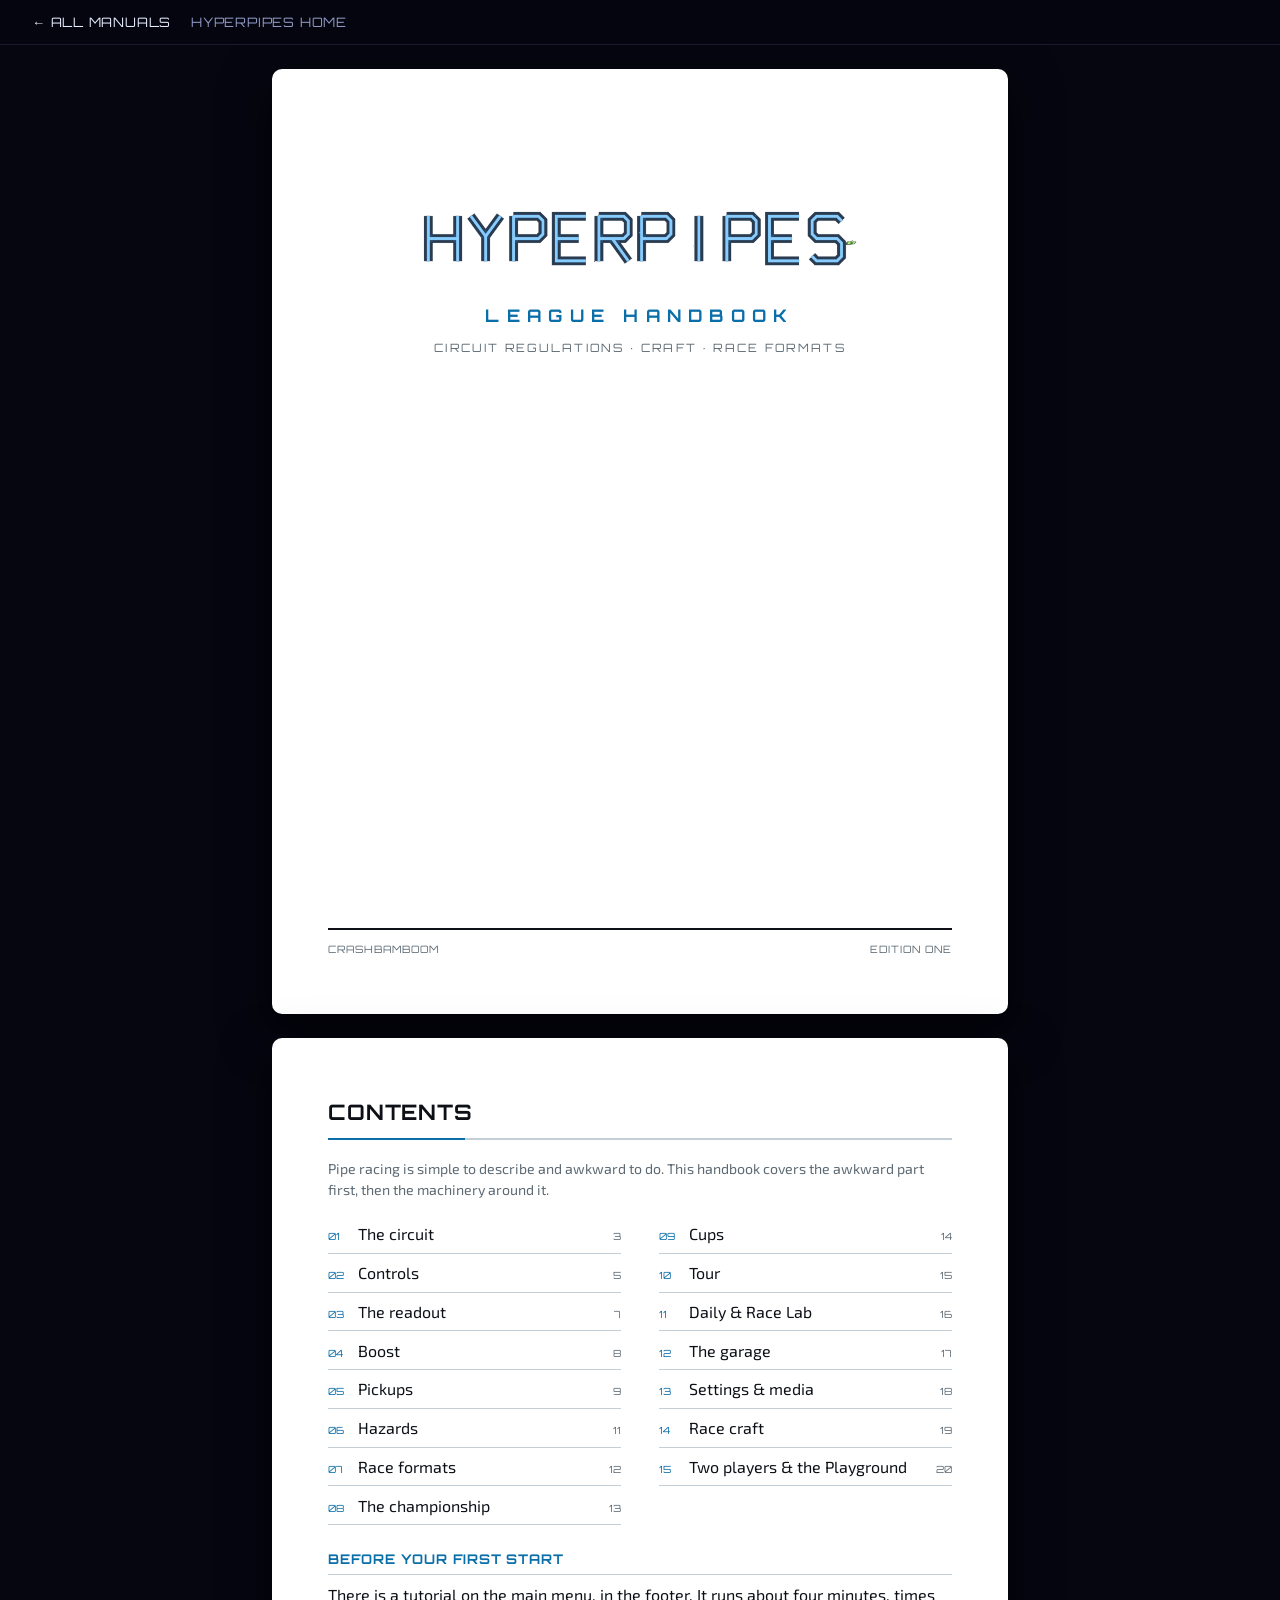
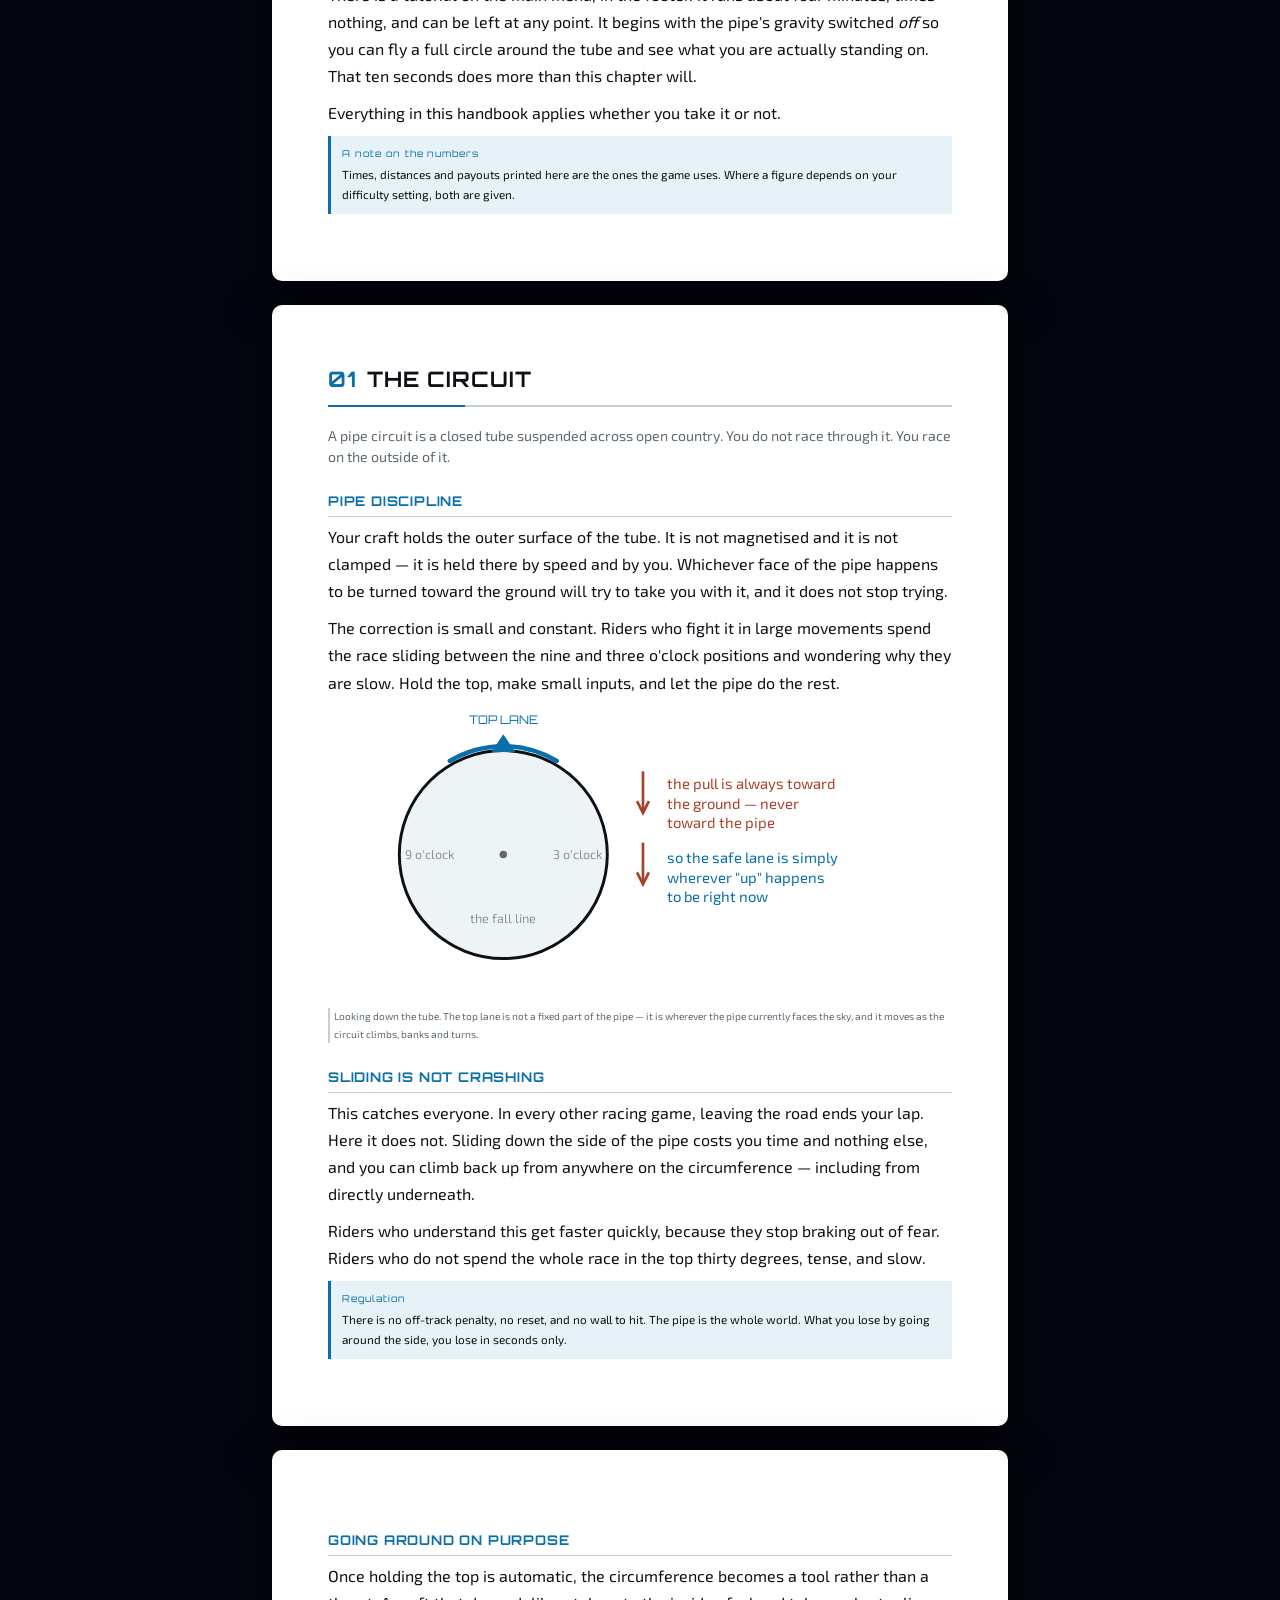
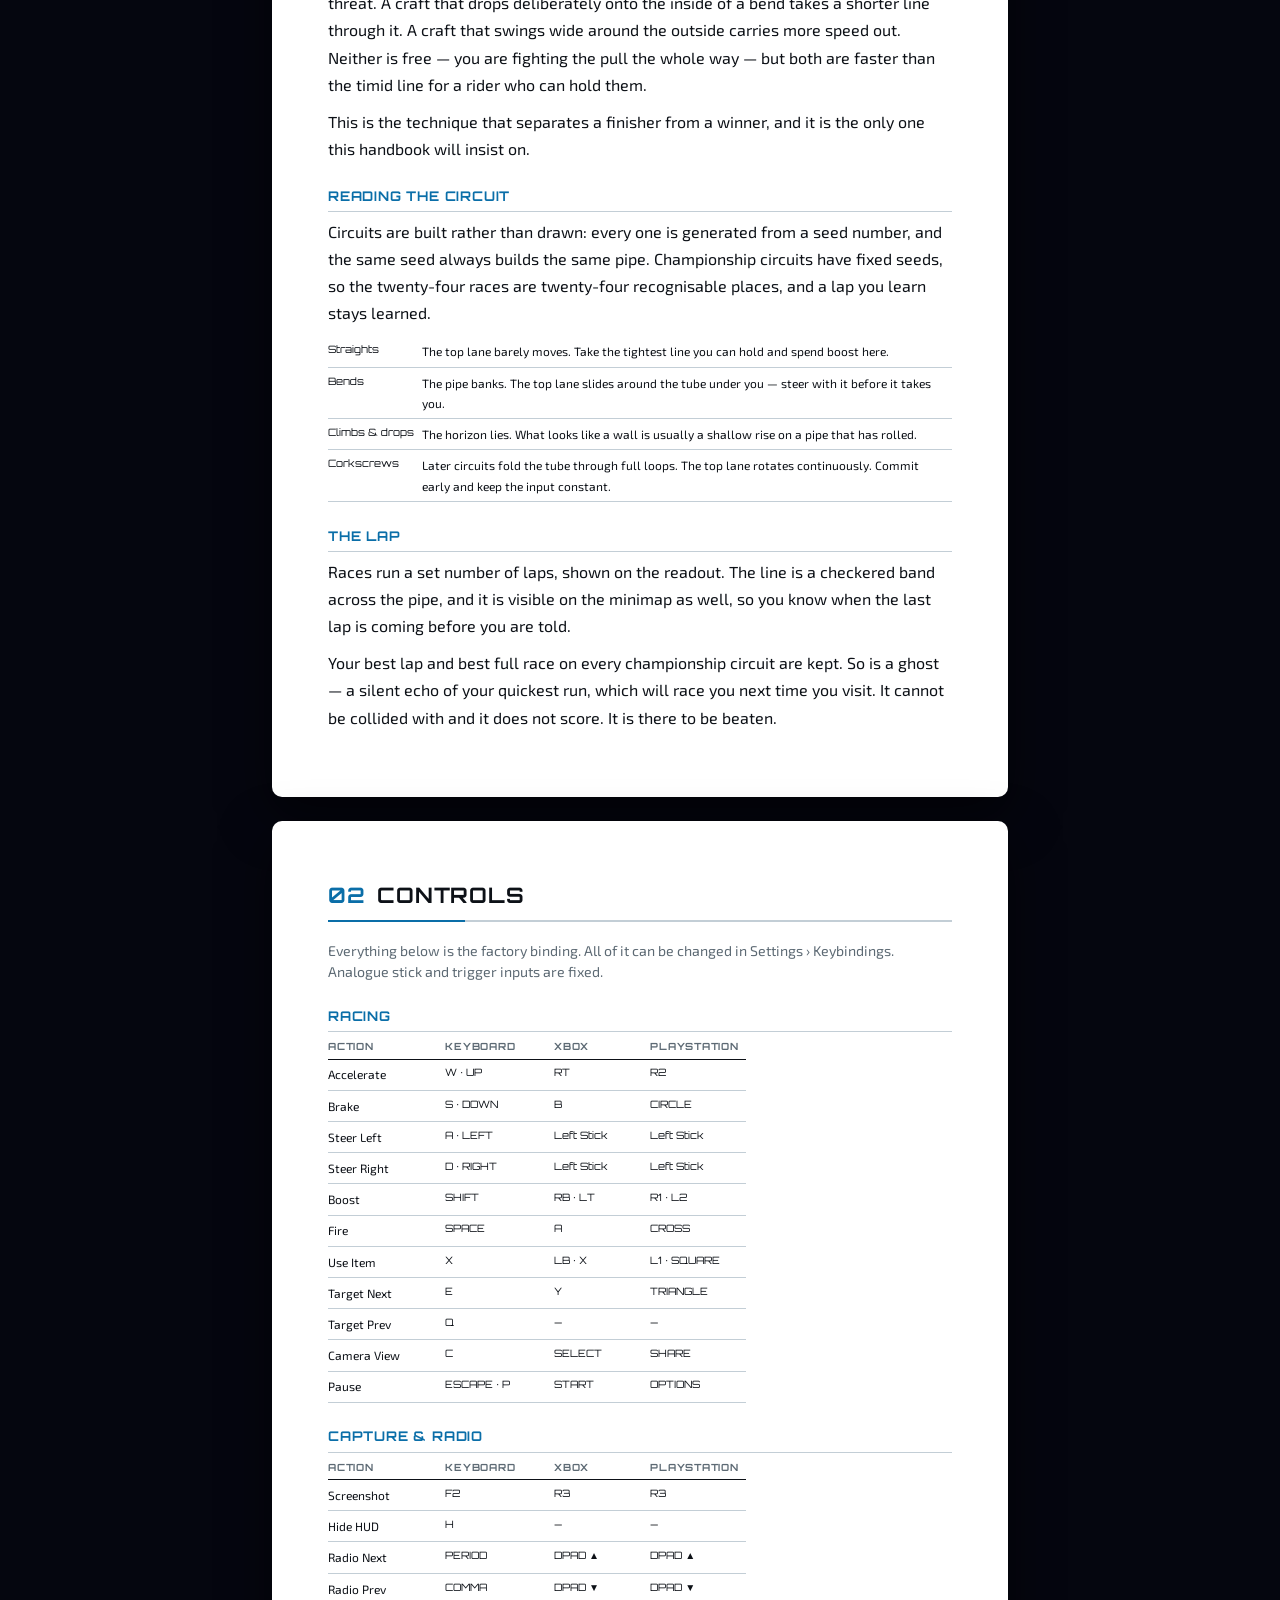
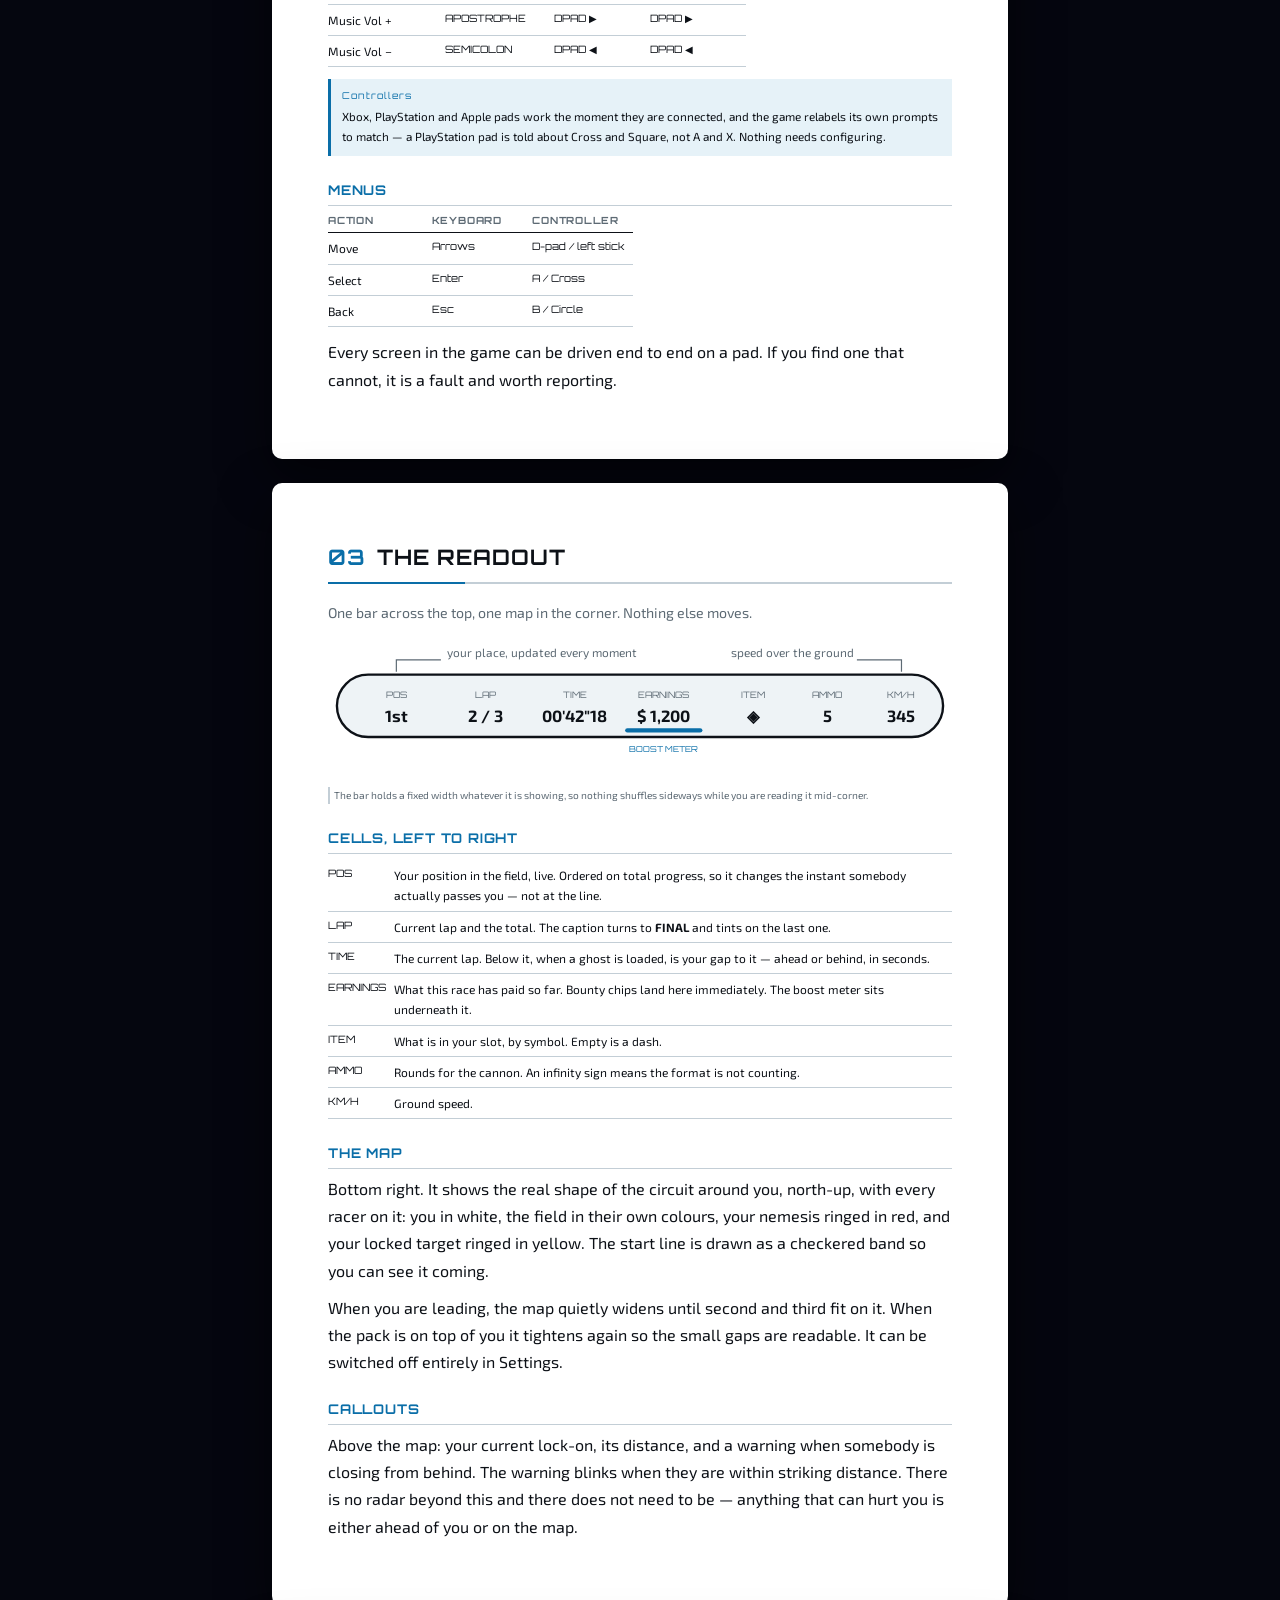
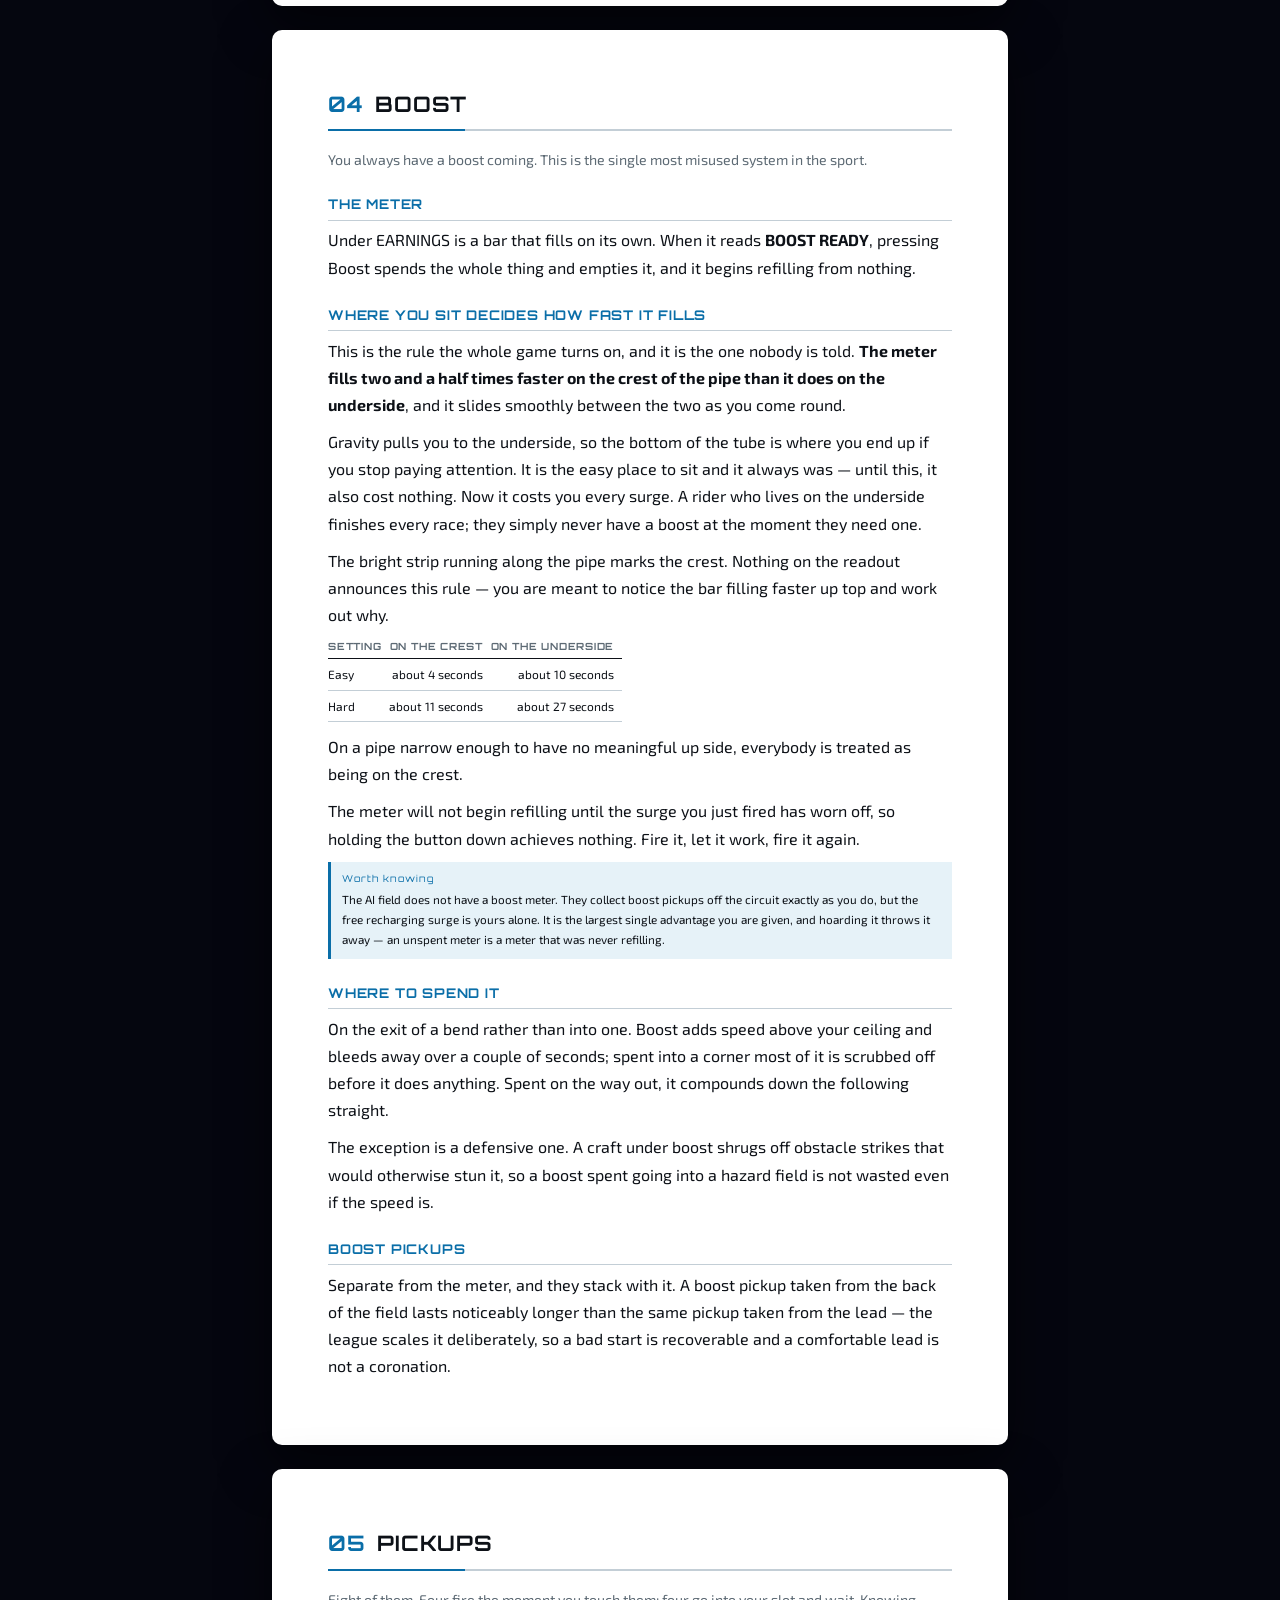
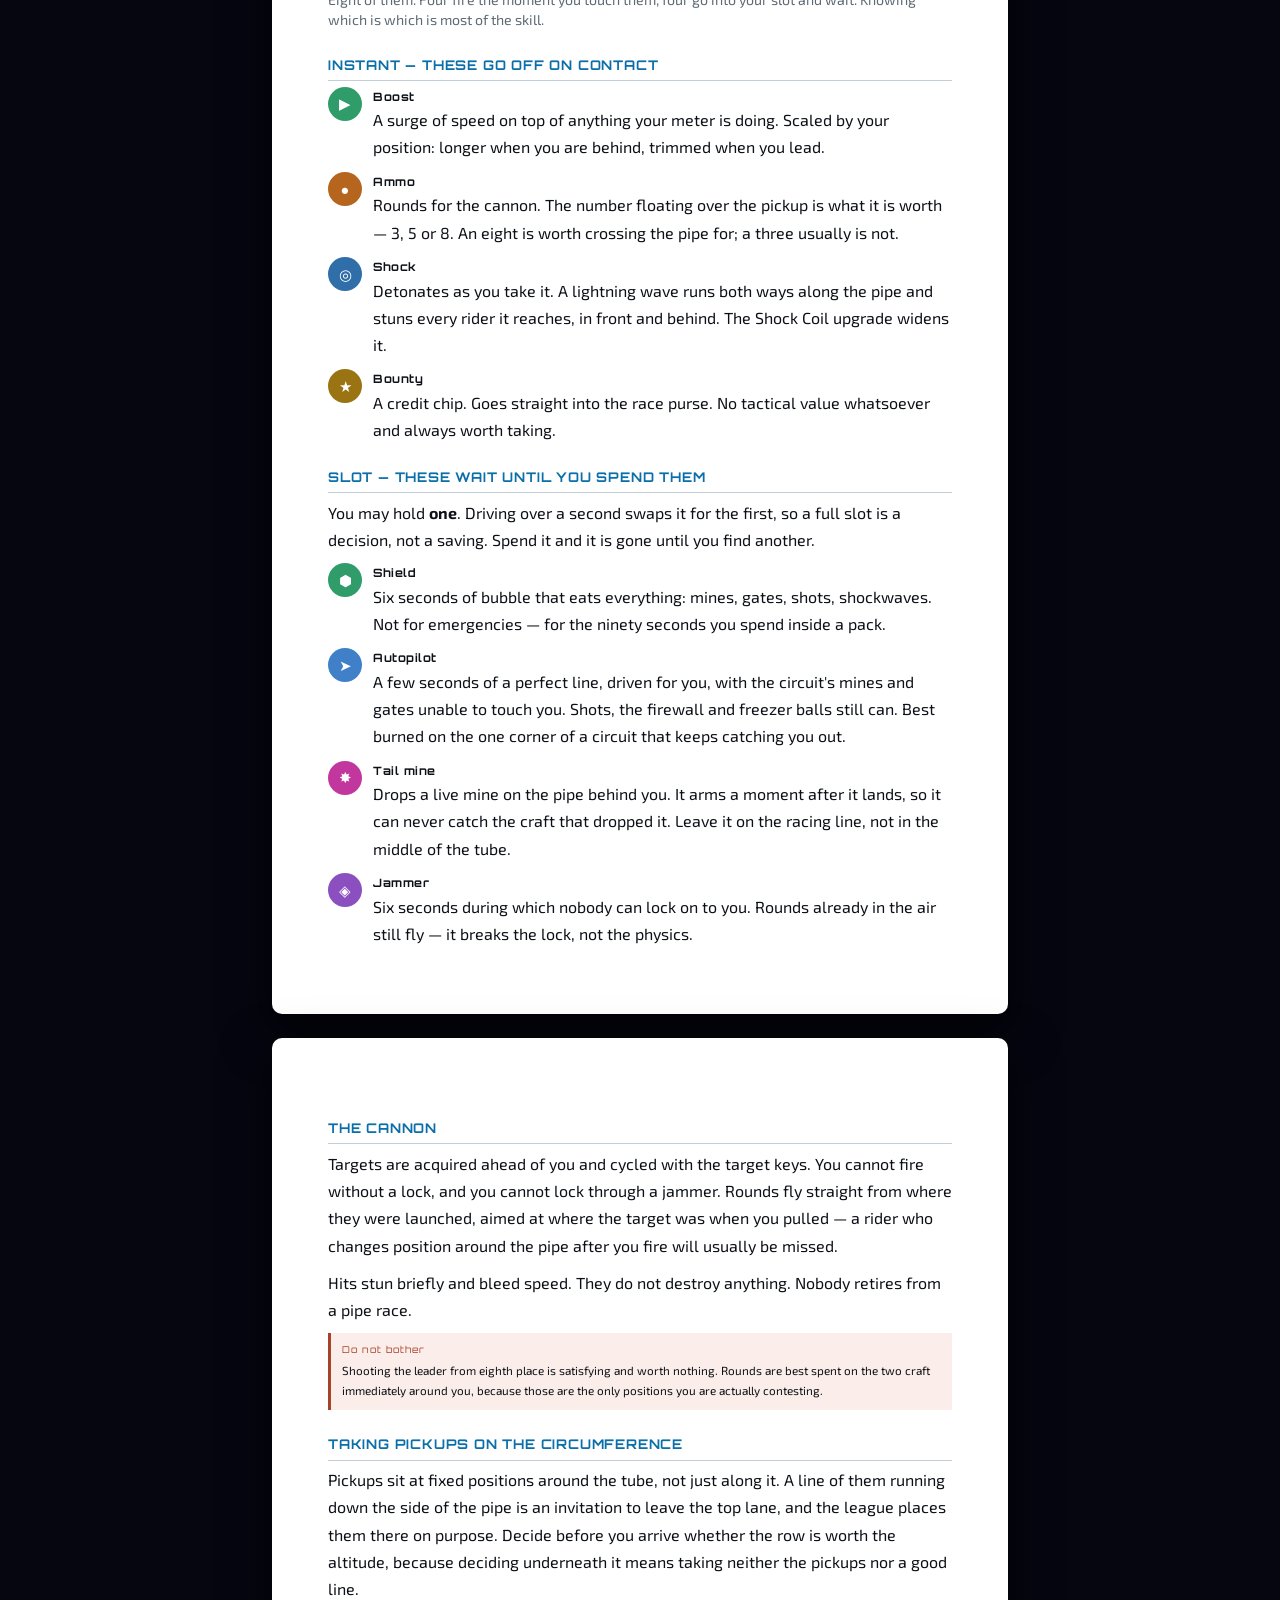
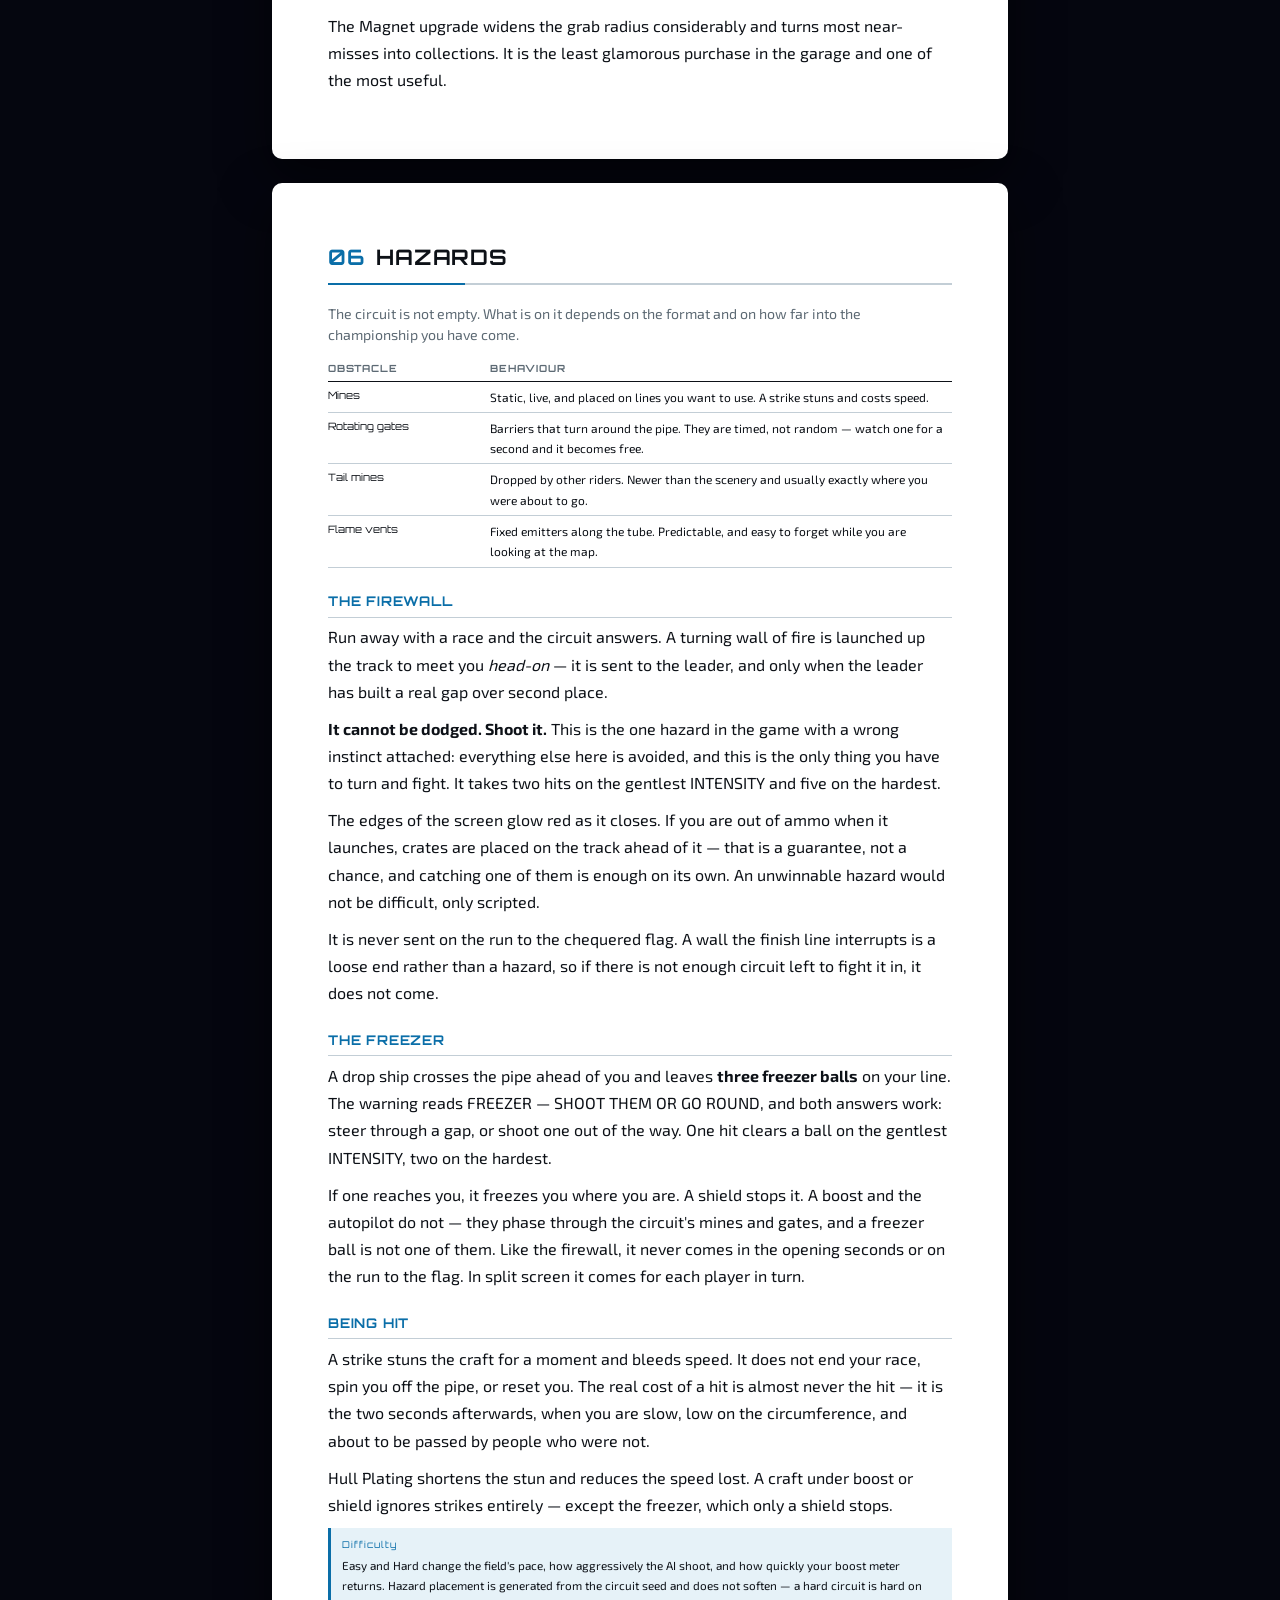
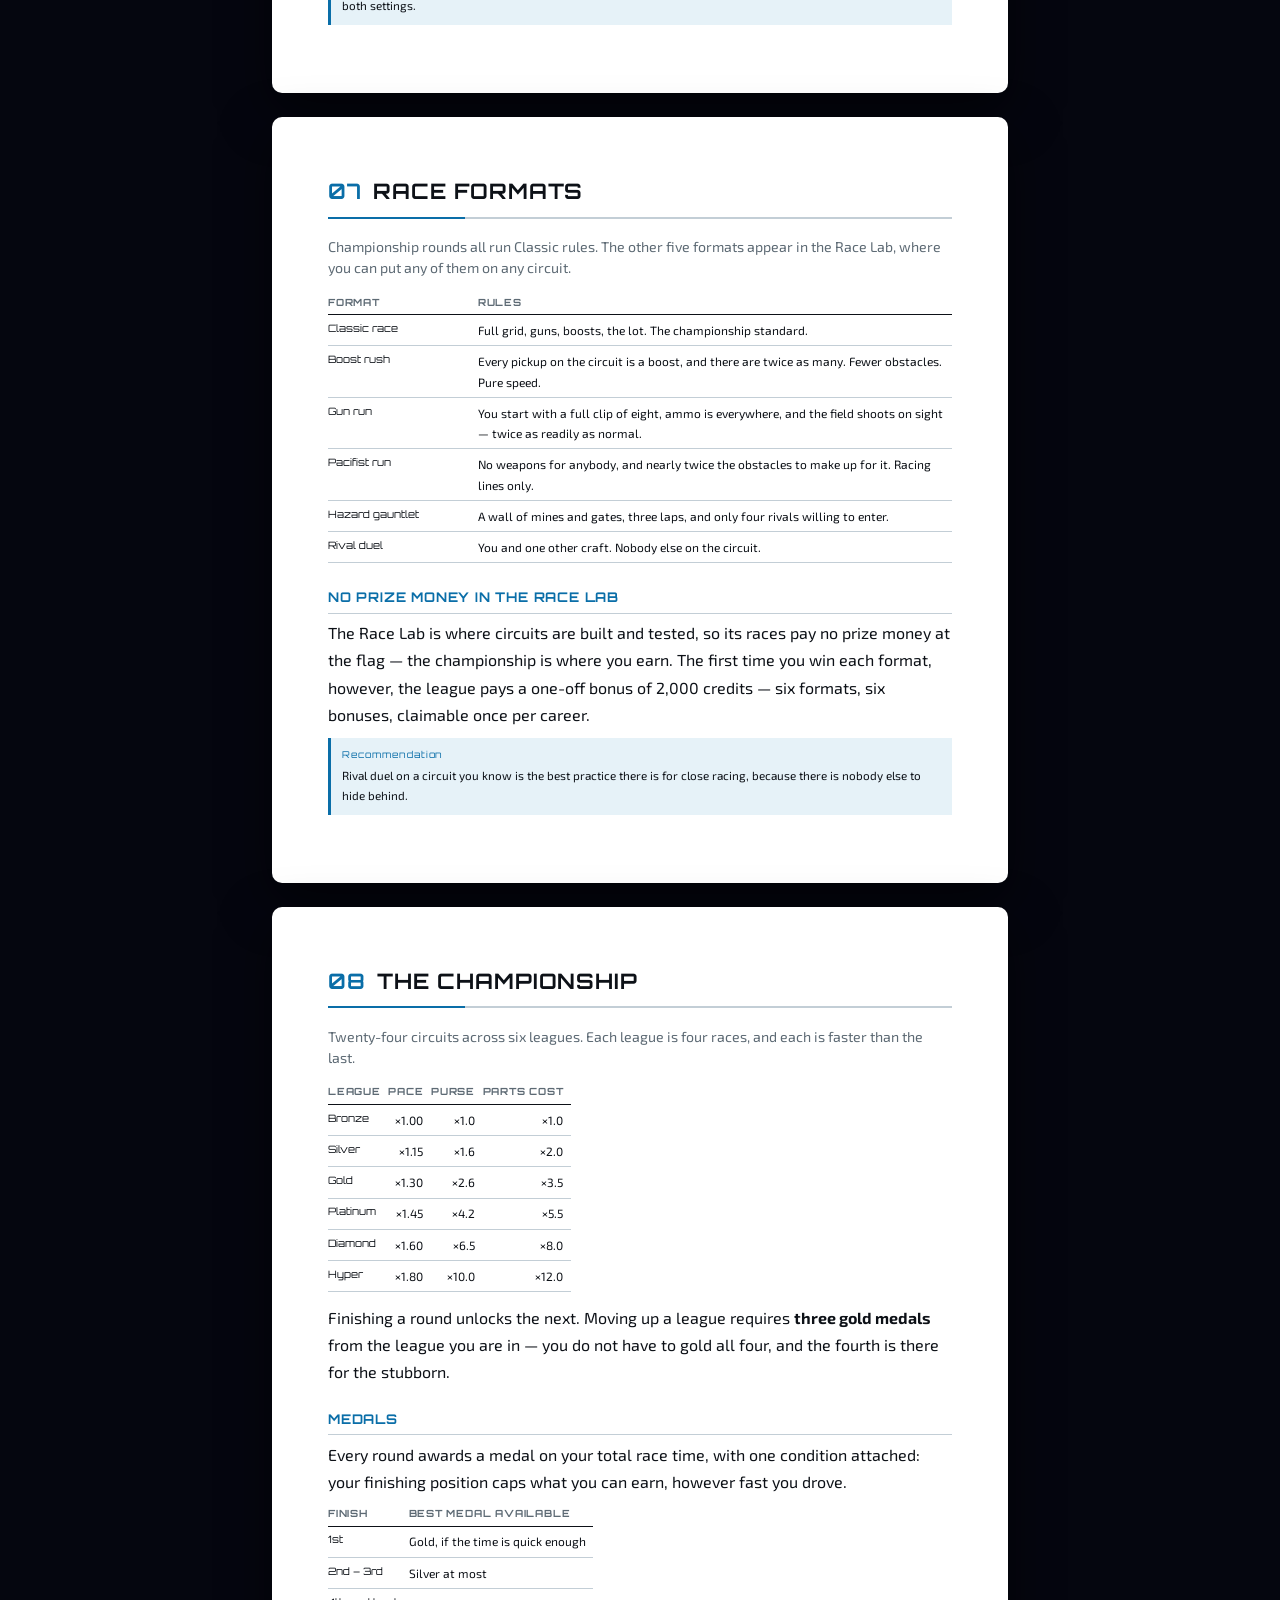
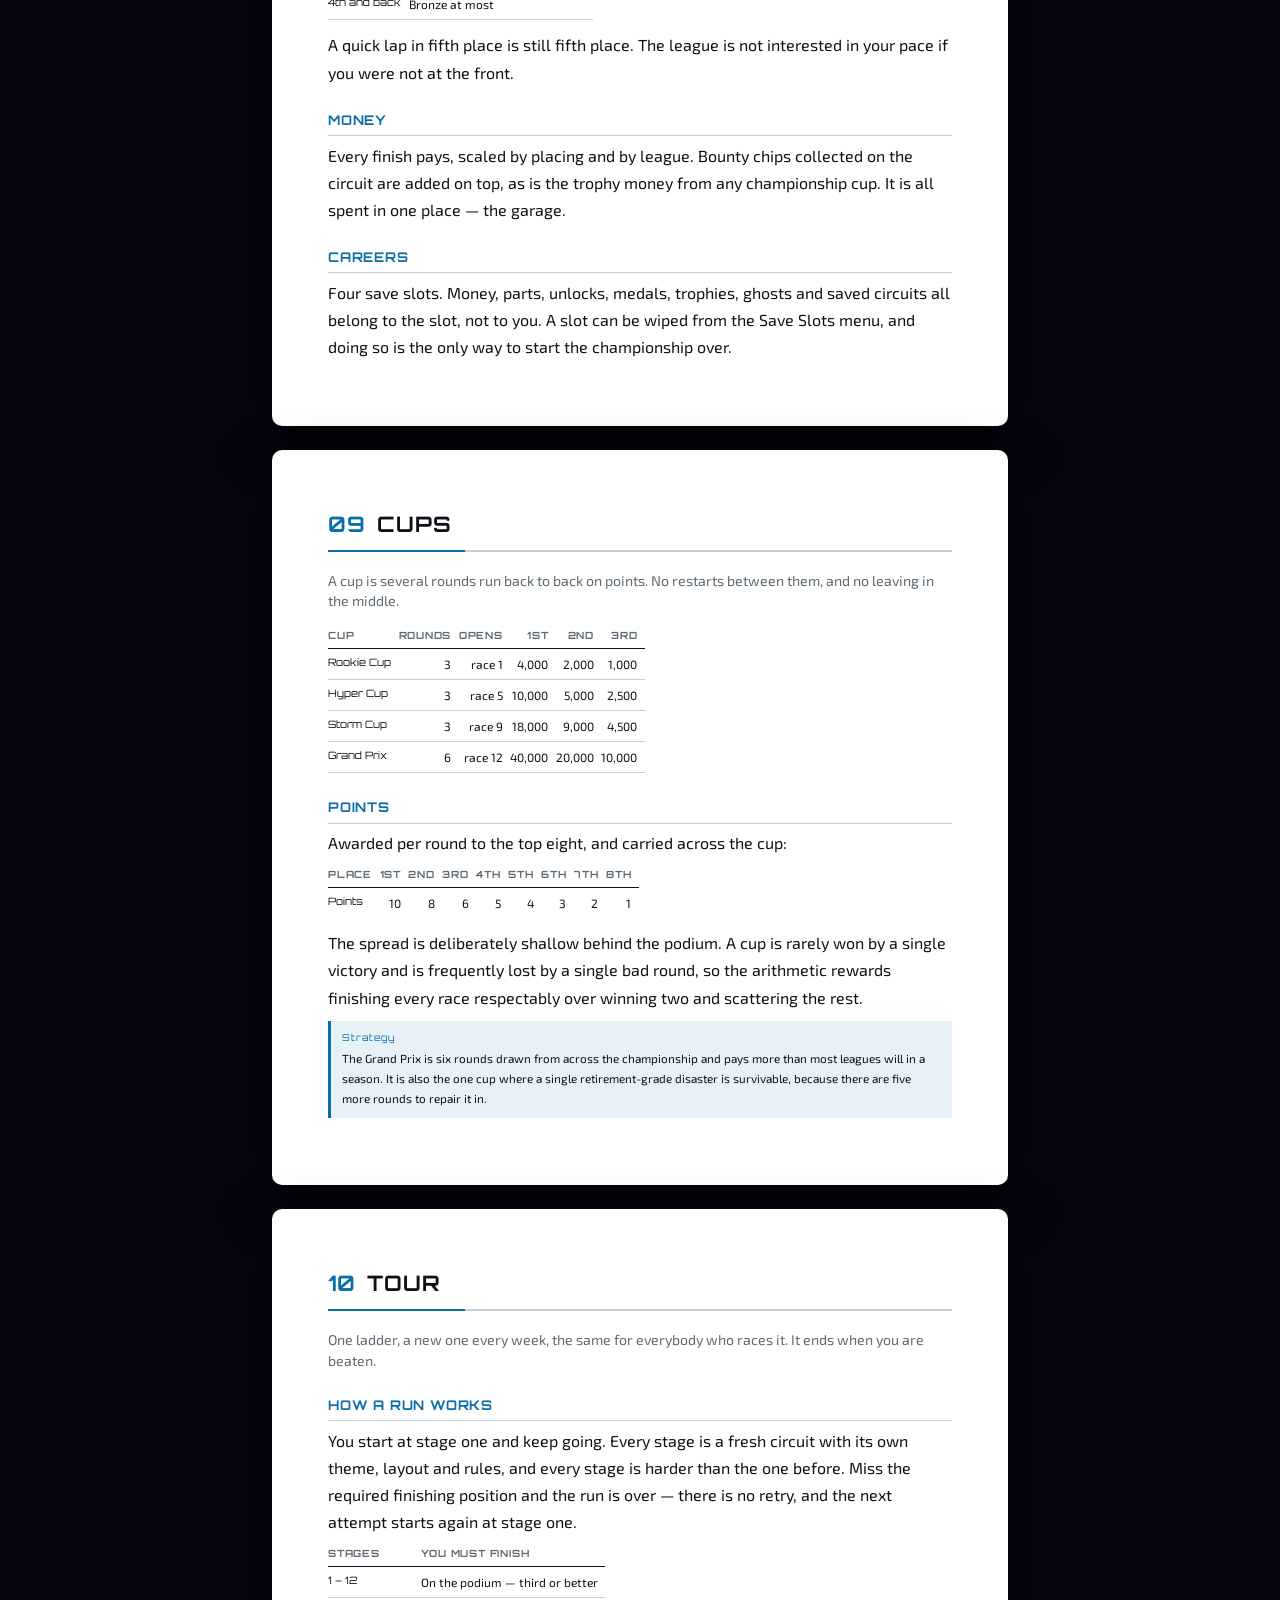
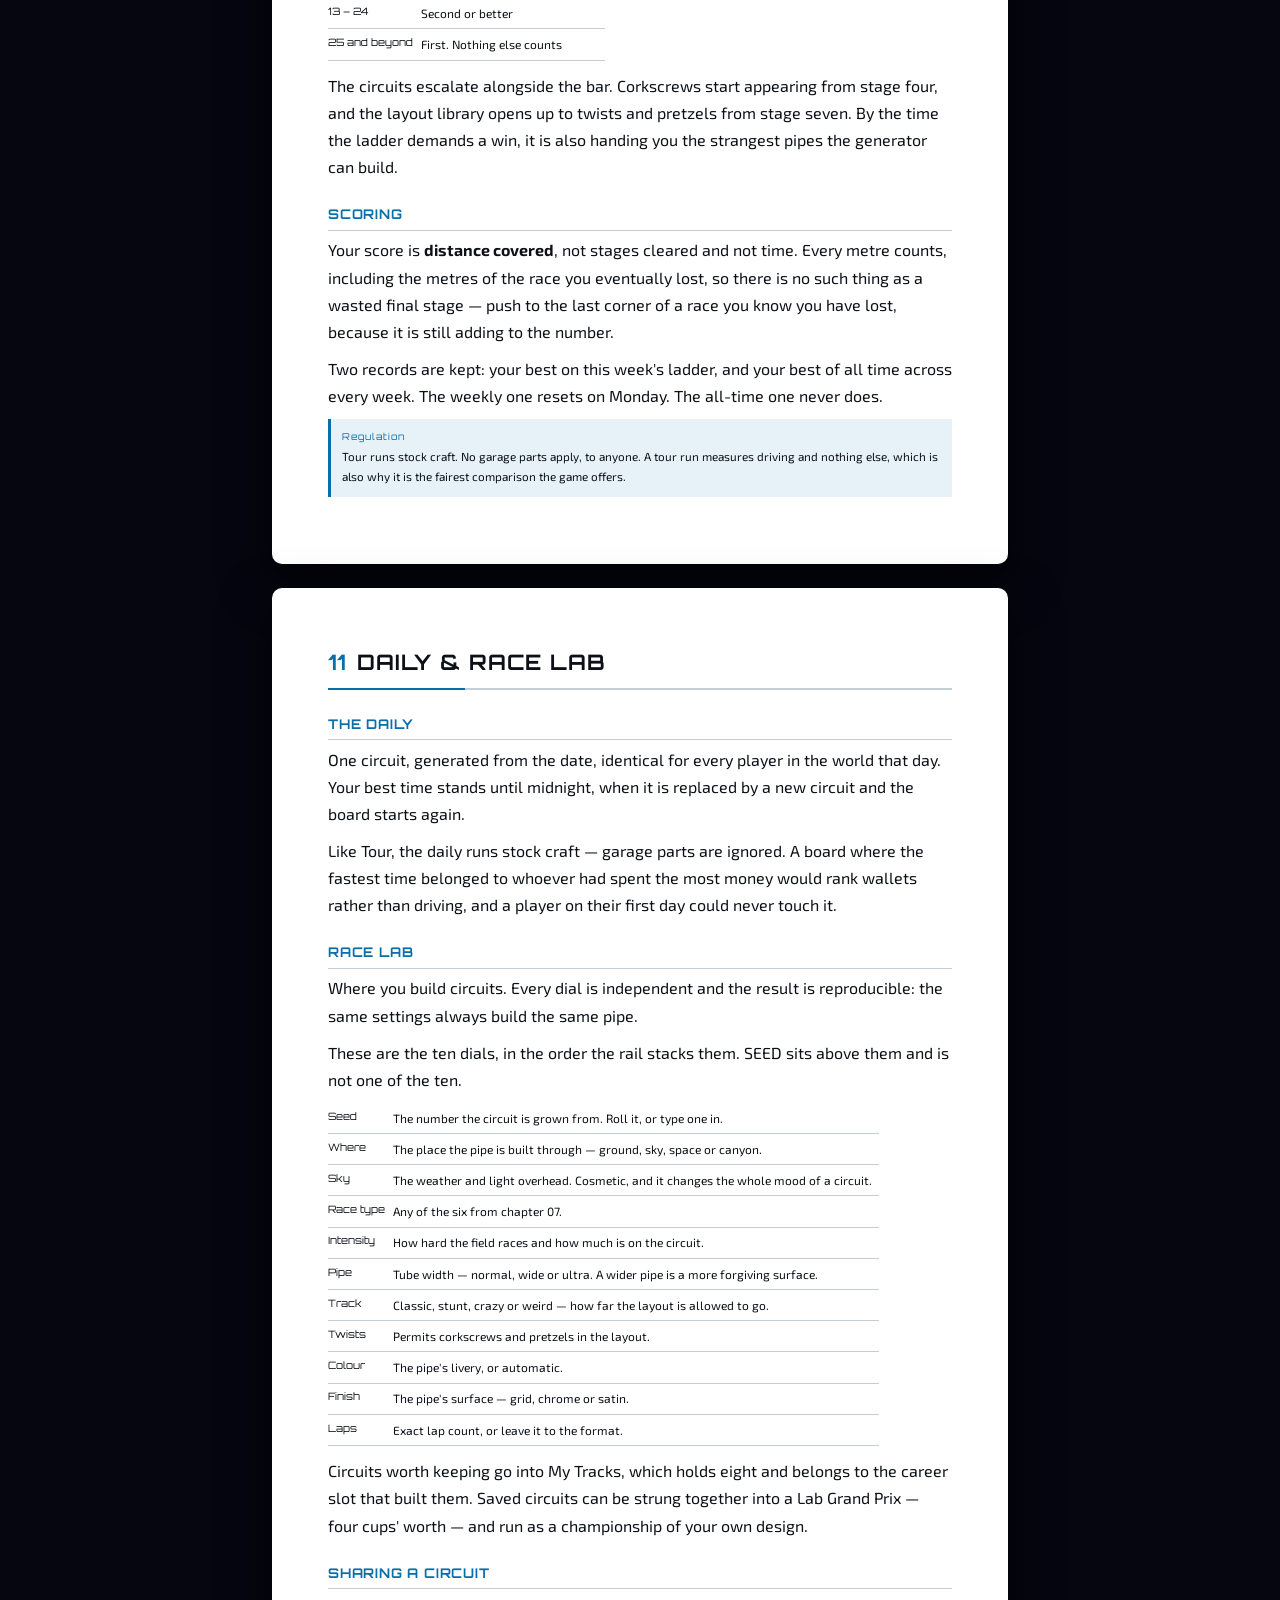
<file: manual/manual.html>
<!DOCTYPE html>
<html lang="en">
<head>
<meta charset="utf-8">
<meta name="viewport" content="width=device-width, initial-scale=1">
<title>Hyper Pipes — League Handbook</title>
<link rel="stylesheet" href="manual.css">
<link rel="stylesheet" href="manual-screen.css">
</head>
<body>
<nav class="webnav"><a href="./">← All manuals</a><a href="../">HyperPipes home</a></nav>

<!-- ============================== COVER ============================== -->
<section class="page cover">
	<div class="cover-art">
		<img src="assets/hyperpipes_title_clean.png" alt="Hyper Pipes">
		<h1>League Handbook</h1>
		<div class="sub">Circuit regulations &middot; craft &middot; race formats</div>
	</div>
	<div class="cover-foot">
		<span>CrashBamBoom</span>
		<span>Edition One</span>
	</div>
</section>

<!-- ============================== CONTENTS ============================== -->
<section class="page">
	<h2>Contents</h2>
	<div class="chapter-rule"></div>

	<p class="lede">Pipe racing is simple to describe and awkward to do. This
	handbook covers the awkward part first, then the machinery around it.</p>

	<ol class="toc">
		<li><span class="n">01</span><span class="t">The circuit</span><span class="p">3</span></li>
		<li><span class="n">02</span><span class="t">Controls</span><span class="p">5</span></li>
		<li><span class="n">03</span><span class="t">The readout</span><span class="p">7</span></li>
		<li><span class="n">04</span><span class="t">Boost</span><span class="p">8</span></li>
		<li><span class="n">05</span><span class="t">Pickups</span><span class="p">9</span></li>
		<li><span class="n">06</span><span class="t">Hazards</span><span class="p">11</span></li>
		<li><span class="n">07</span><span class="t">Race formats</span><span class="p">12</span></li>
		<li><span class="n">08</span><span class="t">The championship</span><span class="p">13</span></li>
		<li><span class="n">09</span><span class="t">Cups</span><span class="p">14</span></li>
		<li><span class="n">10</span><span class="t">Tour</span><span class="p">15</span></li>
		<li><span class="n">11</span><span class="t">Daily &amp; Race Lab</span><span class="p">16</span></li>
		<li><span class="n">12</span><span class="t">The garage</span><span class="p">17</span></li>
		<li><span class="n">13</span><span class="t">Settings &amp; media</span><span class="p">18</span></li>
		<li><span class="n">14</span><span class="t">Race craft</span><span class="p">19</span></li>
		<li><span class="n">15</span><span class="t">Two players &amp; the Playground</span><span class="p">20</span></li>
	</ol>

	<h3>Before your first start</h3>
	<p>There is a tutorial on the main menu, in the footer. It runs about four
	minutes, times nothing, and can be left at any point. It begins with the
	pipe's gravity switched <em>off</em> so you can fly a full circle around the
	tube and see what you are actually standing on. That ten seconds does more
	than this chapter will.</p>

	<p>Everything in this handbook applies whether you take it or not.</p>

	<div class="note">
		<span class="tag">A note on the numbers</span>
		Times, distances and payouts printed here are the ones the game uses.
		Where a figure depends on your difficulty setting, both are given.
	</div>
</section>

<!-- ============================== 01 CIRCUIT ============================== -->
<section class="page">
	<h2><span class="num">01</span>The circuit</h2>
	<div class="chapter-rule"></div>

	<p class="lede">A pipe circuit is a closed tube suspended across open
	country. You do not race through it. You race on the outside of it.</p>

	<h3>Pipe discipline</h3>
	<p>Your craft holds the outer surface of the tube. It is not magnetised and
	it is not clamped &mdash; it is held there by speed and by you. Whichever
	face of the pipe happens to be turned toward the ground will try to take you
	with it, and it does not stop trying.</p>

	<p>The correction is small and constant. Riders who fight it in large
	movements spend the race sliding between the nine and three o'clock
	positions and wondering why they are slow. Hold the top, make small
	inputs, and let the pipe do the rest.</p>

	<figure>
		<svg viewBox="0 0 420 200" xmlns="http://www.w3.org/2000/svg">
			<circle cx="118" cy="100" r="70" fill="#eef3f6" stroke="#0d1117" stroke-width="2"/>
			<circle cx="118" cy="100" r="2.5" fill="#5d6a74"/>
			<!-- craft on top -->
			<path d="M118 19 l8 12 h-16 z" fill="#0a6ea8"/>
			<!-- top lane arc -->
			<path d="M82 37 A70 70 0 0 1 154 37" fill="none" stroke="#0a6ea8" stroke-width="3" stroke-linecap="round"/>
			<!-- clock labels, inside the tube so nothing collides with the rim -->
			<text x="68" y="103" text-anchor="middle" font-family="Exo2" font-size="8.5" fill="#8a949c">9 o'clock</text>
			<text x="168" y="103" text-anchor="middle" font-family="Exo2" font-size="8.5" fill="#8a949c">3 o'clock</text>
			<text x="118" y="146" text-anchor="middle" font-family="Exo2" font-size="8.5" fill="#8a949c">the fall line</text>
			<!-- gravity arrows, clear of the circle -->
			<g stroke="#a8412a" stroke-width="1.8" fill="none">
				<path d="M212 44 v26"/><path d="M208 64 l4 8 l4 -8"/>
				<path d="M212 92 v26"/><path d="M208 112 l4 8 l4 -8"/>
			</g>
			<text x="228" y="56" font-family="Exo2" font-size="10" fill="#a8412a">the pull is always toward</text>
			<text x="228" y="69" font-family="Exo2" font-size="10" fill="#a8412a">the ground &mdash; never</text>
			<text x="228" y="82" font-family="Exo2" font-size="10" fill="#a8412a">toward the pipe</text>
			<text x="228" y="106" font-family="Exo2" font-size="10" fill="#0a6ea8">so the safe lane is simply</text>
			<text x="228" y="119" font-family="Exo2" font-size="10" fill="#0a6ea8">wherever "up" happens</text>
			<text x="228" y="132" font-family="Exo2" font-size="10" fill="#0a6ea8">to be right now</text>
			<text x="118" y="12" text-anchor="middle" font-family="Orbitron" font-size="8" fill="#0a6ea8">TOP LANE</text>
		</svg>
		<figcaption>Looking down the tube. The top lane is not a fixed part of
		the pipe &mdash; it is wherever the pipe currently faces the sky, and it
		moves as the circuit climbs, banks and turns.</figcaption>
	</figure>

	<h3>Sliding is not crashing</h3>
	<p>This catches everyone. In every other racing game, leaving the road ends
	your lap. Here it does not. Sliding down the side of the pipe costs you time
	and nothing else, and you can climb back up from anywhere on the
	circumference &mdash; including from directly underneath.</p>

	<p>Riders who understand this get faster quickly, because they stop braking
	out of fear. Riders who do not spend the whole race in the top thirty
	degrees, tense, and slow.</p>

	<div class="note">
		<span class="tag">Regulation</span>
		There is no off-track penalty, no reset, and no wall to hit. The pipe is
		the whole world. What you lose by going around the side, you lose in
		seconds only.
	</div>
</section>

<section class="page">
	<h3>Going around on purpose</h3>
	<p>Once holding the top is automatic, the circumference becomes a tool
	rather than a threat. A craft that drops deliberately onto the inside of a
	bend takes a shorter line through it. A craft that swings wide around the
	outside carries more speed out. Neither is free &mdash; you are fighting the
	pull the whole way &mdash; but both are faster than the timid line for a
	rider who can hold them.</p>

	<p>This is the technique that separates a finisher from a winner, and it is
	the only one this handbook will insist on.</p>

	<h3>Reading the circuit</h3>
	<p>Circuits are built rather than drawn: every one is generated from a seed
	number, and the same seed always builds the same pipe. Championship circuits
	have fixed seeds, so the twenty-four races are twenty-four recognisable
	places, and a lap you learn stays learned.</p>

	<table>
		<tr><td class="key">Straights</td><td>The top lane barely moves. Take the tightest line you can hold and spend boost here.</td></tr>
		<tr><td class="key">Bends</td><td>The pipe banks. The top lane slides around the tube under you &mdash; steer with it before it takes you.</td></tr>
		<tr><td class="key">Climbs &amp; drops</td><td>The horizon lies. What looks like a wall is usually a shallow rise on a pipe that has rolled.</td></tr>
		<tr><td class="key">Corkscrews</td><td>Later circuits fold the tube through full loops. The top lane rotates continuously. Commit early and keep the input constant.</td></tr>
	</table>

	<h3>The lap</h3>
	<p>Races run a set number of laps, shown on the readout. The line is a
	checkered band across the pipe, and it is visible on the minimap as well, so
	you know when the last lap is coming before you are told.</p>

	<p>Your best lap and best full race on every championship circuit are kept.
	So is a ghost &mdash; a silent echo of your quickest run, which will race
	you next time you visit. It cannot be collided with and it does not score.
	It is there to be beaten.</p>
</section>

<!-- ============================== 02 CONTROLS ============================== -->
<section class="page">
	<h2><span class="num">02</span>Controls</h2>
	<div class="chapter-rule"></div>

	<p class="lede">Everything below is the factory binding. All of it can be
	changed in Settings &rsaquo; Keybindings. Analogue stick and trigger inputs
	are fixed.</p>

	<h3>Racing</h3>
	<!-- BEGIN:bindings_racing -->
<!-- Generated by scripts/_dev/KeybindsExport.cs. Do not edit. -->
<table>
<thead><tr><th style="width:28%">Action</th><th style="width:26%">Keyboard</th><th style="width:23%">Xbox</th><th style="width:23%">PlayStation</th></tr></thead>
<tr><td>Accelerate</td><td class="key">W &middot; UP</td><td class="key">RT</td><td class="key">R2</td></tr>
<tr><td>Brake</td><td class="key">S &middot; DOWN</td><td class="key">B</td><td class="key">CIRCLE</td></tr>
<tr><td>Steer Left</td><td class="key">A &middot; LEFT</td><td class="key">Left Stick</td><td class="key">Left Stick</td></tr>
<tr><td>Steer Right</td><td class="key">D &middot; RIGHT</td><td class="key">Left Stick</td><td class="key">Left Stick</td></tr>
<tr><td>Boost</td><td class="key">SHIFT</td><td class="key">RB &middot; LT</td><td class="key">R1 &middot; L2</td></tr>
<tr><td>Fire</td><td class="key">SPACE</td><td class="key">A</td><td class="key">CROSS</td></tr>
<tr><td>Use Item</td><td class="key">X</td><td class="key">LB &middot; X</td><td class="key">L1 &middot; SQUARE</td></tr>
<tr><td>Target Next</td><td class="key">E</td><td class="key">Y</td><td class="key">TRIANGLE</td></tr>
<tr><td>Target Prev</td><td class="key">Q</td><td class="key">&mdash;</td><td class="key">&mdash;</td></tr>
<tr><td>Camera View</td><td class="key">C</td><td class="key">SELECT</td><td class="key">SHARE</td></tr>
<tr><td>Pause</td><td class="key">ESCAPE &middot; P</td><td class="key">START</td><td class="key">OPTIONS</td></tr>
</table>
<!-- END:bindings_racing -->

	<h3>Capture &amp; radio</h3>
	<!-- BEGIN:bindings_media -->
<!-- Generated by scripts/_dev/KeybindsExport.cs. Do not edit. -->
<table>
<thead><tr><th style="width:28%">Action</th><th style="width:26%">Keyboard</th><th style="width:23%">Xbox</th><th style="width:23%">PlayStation</th></tr></thead>
<tr><td>Screenshot</td><td class="key">F2</td><td class="key">R3</td><td class="key">R3</td></tr>
<tr><td>Hide HUD</td><td class="key">H</td><td class="key">&mdash;</td><td class="key">&mdash;</td></tr>
<tr><td>Radio Next</td><td class="key">PERIOD</td><td class="key">DPAD ▲</td><td class="key">DPAD ▲</td></tr>
<tr><td>Radio Prev</td><td class="key">COMMA</td><td class="key">DPAD ▼</td><td class="key">DPAD ▼</td></tr>
<tr><td>Music Vol +</td><td class="key">APOSTROPHE</td><td class="key">DPAD ▶</td><td class="key">DPAD ▶</td></tr>
<tr><td>Music Vol −</td><td class="key">SEMICOLON</td><td class="key">DPAD ◀</td><td class="key">DPAD ◀</td></tr>
</table>
<!-- END:bindings_media -->

	<div class="note">
		<span class="tag">Controllers</span>
		Xbox, PlayStation and Apple pads work the moment they are connected, and
		the game relabels its own prompts to match &mdash; a PlayStation pad is
		told about Cross and Square, not A and X. Nothing needs configuring.
	</div>

	<h3>Menus</h3>
	<table>
		<thead><tr><th style="width:34%">Action</th><th style="width:33%">Keyboard</th><th style="width:33%">Controller</th></tr></thead>
		<tr><td>Move</td><td class="key">Arrows</td><td class="key">D-pad / left stick</td></tr>
		<tr><td>Select</td><td class="key">Enter</td><td class="key">A / Cross</td></tr>
		<tr><td>Back</td><td class="key">Esc</td><td class="key">B / Circle</td></tr>
	</table>

	<p>Every screen in the game can be driven end to end on a pad. If you find
	one that cannot, it is a fault and worth reporting.</p>
</section>

<!-- ============================== 03 READOUT ============================== -->
<section class="page">
	<h2><span class="num">03</span>The readout</h2>
	<div class="chapter-rule"></div>

	<p class="lede">One bar across the top, one map in the corner. Nothing else
	moves.</p>

	<figure>
		<svg viewBox="0 0 420 96" xmlns="http://www.w3.org/2000/svg">
			<rect x="6" y="24" width="408" height="42" rx="21" fill="#eef3f6" stroke="#0d1117" stroke-width="1.6"/>
			<g font-family="Orbitron" font-size="6" fill="#5d6a74" text-anchor="middle">
				<text x="46" y="40">POS</text><text x="106" y="40">LAP</text>
				<text x="166" y="40">TIME</text><text x="226" y="40">EARNINGS</text>
				<text x="286" y="40">ITEM</text><text x="336" y="40">AMMO</text>
				<text x="386" y="40">KM/H</text>
			</g>
			<g font-family="Exo2" font-size="11" fill="#0d1117" text-anchor="middle" font-weight="bold">
				<text x="46" y="56">1st</text><text x="106" y="56">2 / 3</text>
				<text x="166" y="56">00'42"18</text><text x="226" y="56">$ 1,200</text>
				<text x="286" y="56">&#9672;</text><text x="336" y="56">5</text>
				<text x="386" y="56">345</text>
			</g>
			<rect x="200" y="60" width="52" height="3" rx="1.5" fill="#0a6ea8"/>
			<text x="226" y="76" font-family="Orbitron" font-size="5.5" fill="#0a6ea8" text-anchor="middle">BOOST METER</text>
			<g stroke="#5d6a74" stroke-width="0.8" fill="none">
				<path d="M46 22 v-8 h30"/><path d="M386 22 v-8 h-30"/>
			</g>
			<text x="80" y="12" font-family="Exo2" font-size="8" fill="#5d6a74">your place, updated every moment</text>
			<text x="354" y="12" font-family="Exo2" font-size="8" fill="#5d6a74" text-anchor="end">speed over the ground</text>
		</svg>
		<figcaption>The bar holds a fixed width whatever it is showing, so
		nothing shuffles sideways while you are reading it mid-corner.</figcaption>
	</figure>

	<h3>Cells, left to right</h3>
	<table>
		<tr><td class="key">POS</td><td>Your position in the field, live. Ordered on total progress, so it changes the instant somebody actually passes you &mdash; not at the line.</td></tr>
		<tr><td class="key">LAP</td><td>Current lap and the total. The caption turns to <strong>FINAL</strong> and tints on the last one.</td></tr>
		<tr><td class="key">TIME</td><td>The current lap. Below it, when a ghost is loaded, is your gap to it &mdash; ahead or behind, in seconds.</td></tr>
		<tr><td class="key">EARNINGS</td><td>What this race has paid so far. Bounty chips land here immediately. The boost meter sits underneath it.</td></tr>
		<tr><td class="key">ITEM</td><td>What is in your slot, by symbol. Empty is a dash.</td></tr>
		<tr><td class="key">AMMO</td><td>Rounds for the cannon. An infinity sign means the format is not counting.</td></tr>
		<tr><td class="key">KM/H</td><td>Ground speed.</td></tr>
	</table>

	<h3>The map</h3>
	<p>Bottom right. It shows the real shape of the circuit around you, north-up,
	with every racer on it: you in white, the field in their own colours, your
	nemesis ringed in red, and your locked target ringed in yellow. The
	start line is drawn as a checkered band so you can see it coming.</p>

	<p>When you are leading, the map quietly widens until second and third fit
	on it. When the pack is on top of you it tightens again so the small gaps
	are readable. It can be switched off entirely in Settings.</p>

	<h3>Callouts</h3>
	<p>Above the map: your current lock-on, its distance, and a warning when
	somebody is closing from behind. The warning blinks when they are within
	striking distance. There is no radar beyond this and there does not need to
	be &mdash; anything that can hurt you is either ahead of you or on the map.</p>
</section>

<!-- ============================== 04 BOOST ============================== -->
<section class="page">
	<h2><span class="num">04</span>Boost</h2>
	<div class="chapter-rule"></div>

	<p class="lede">You always have a boost coming. This is the single most
	misused system in the sport.</p>

	<h3>The meter</h3>
	<p>Under EARNINGS is a bar that fills on its own. When it reads
	<strong>BOOST READY</strong>, pressing Boost spends the whole thing and
	empties it, and it begins refilling from nothing.</p>

	<h3>Where you sit decides how fast it fills</h3>
	<p>This is the rule the whole game turns on, and it is the one nobody is
	told. <strong>The meter fills two and a half times faster on the crest of
	the pipe than it does on the underside</strong>, and it slides smoothly
	between the two as you come round.</p>

	<p>Gravity pulls you to the underside, so the bottom of the tube is where
	you end up if you stop paying attention. It is the easy place to sit and it
	always was &mdash; until this, it also cost nothing. Now it costs you every
	surge. A rider who lives on the underside finishes every race; they simply
	never have a boost at the moment they need one.</p>

	<p>The bright strip running along the pipe marks the crest. Nothing on the
	readout announces this rule &mdash; you are meant to notice the bar filling
	faster up top and work out why.</p>

	<table>
		<thead><tr><th>Setting</th><th class="num">On the crest</th><th class="num">On the underside</th></tr></thead>
		<tr><td>Easy</td><td class="num">about 4 seconds</td><td class="num">about 10 seconds</td></tr>
		<tr><td>Hard</td><td class="num">about 11 seconds</td><td class="num">about 27 seconds</td></tr>
	</table>

	<p>On a pipe narrow enough to have no meaningful up side, everybody is
	treated as being on the crest.</p>

	<p>The meter will not begin refilling until the surge you just fired has
	worn off, so holding the button down achieves nothing. Fire it, let it work,
	fire it again.</p>

	<div class="note">
		<span class="tag">Worth knowing</span>
		The AI field does not have a boost meter. They collect boost pickups off
		the circuit exactly as you do, but the free recharging surge is yours
		alone. It is the largest single advantage you are given, and hoarding it
		throws it away &mdash; an unspent meter is a meter that was never
		refilling.
	</div>

	<h3>Where to spend it</h3>
	<p>On the exit of a bend rather than into one. Boost adds speed above your
	ceiling and bleeds away over a couple of seconds; spent into a corner most
	of it is scrubbed off before it does anything. Spent on the way out, it
	compounds down the following straight.</p>

	<p>The exception is a defensive one. A craft under boost shrugs off obstacle
	strikes that would otherwise stun it, so a boost spent going into a hazard
	field is not wasted even if the speed is.</p>

	<h3>Boost pickups</h3>
	<p>Separate from the meter, and they stack with it. A boost pickup taken
	from the back of the field lasts noticeably longer than the same pickup
	taken from the lead &mdash; the league scales it deliberately, so a bad
	start is recoverable and a comfortable lead is not a coronation.</p>
</section>

<!-- ============================== 05 PICKUPS ============================== -->
<section class="page">
	<h2><span class="num">05</span>Pickups</h2>
	<div class="chapter-rule"></div>

	<p class="lede">Eight of them. Four fire the moment you touch them; four go
	into your slot and wait. Knowing which is which is most of the skill.</p>

	<h3>Instant &mdash; these go off on contact</h3>

	<div class="entry">
		<div class="glyph" style="background:#2f9c6a">&#9654;</div>
		<div class="body"><strong>Boost</strong>
		<span>A surge of speed on top of anything your meter is doing. Scaled by
		your position: longer when you are behind, trimmed when you lead.</span></div>
	</div>

	<div class="entry">
		<div class="glyph" style="background:#b5651d">&#9679;</div>
		<div class="body"><strong>Ammo</strong>
		<span>Rounds for the cannon. The number floating over the pickup is what
		it is worth &mdash; 3, 5 or 8. An eight is worth crossing the pipe for;
		a three usually is not.</span></div>
	</div>

	<div class="entry">
		<div class="glyph" style="background:#2f6ea8">&#9678;</div>
		<div class="body"><strong>Shock</strong>
		<span>Detonates as you take it. A lightning wave runs both ways along the
		pipe and stuns every rider it reaches, in front and behind. The Shock
		Coil upgrade widens it.</span></div>
	</div>

	<div class="entry">
		<div class="glyph" style="background:#9a7413">&#9733;</div>
		<div class="body"><strong>Bounty</strong>
		<span>A credit chip. Goes straight into the race purse. No tactical
		value whatsoever and always worth taking.</span></div>
	</div>

	<h3>Slot &mdash; these wait until you spend them</h3>
	<p>You may hold <strong>one</strong>. Driving over a second swaps it for the
	first, so a full slot is a decision, not a saving. Spend it and it is gone
	until you find another.</p>

	<div class="entry">
		<div class="glyph" style="background:#2f9c6a">&#11042;</div>
		<div class="body"><strong>Shield</strong>
		<span>Six seconds of bubble that eats everything: mines, gates, shots,
		shockwaves. Not for emergencies &mdash; for the ninety seconds you spend
		inside a pack.</span></div>
	</div>

	<div class="entry">
		<div class="glyph" style="background:#3f80c8">&#10148;</div>
		<div class="body"><strong>Autopilot</strong>
		<span>A few seconds of a perfect line, driven for you, with the circuit's
		mines and gates unable to touch you. Shots, the firewall and freezer
		balls still can. Best burned on the one corner of a circuit that
		keeps catching you out.</span></div>
	</div>

	<div class="entry">
		<div class="glyph" style="background:#c2379e">&#10040;</div>
		<div class="body"><strong>Tail mine</strong>
		<span>Drops a live mine on the pipe behind you. It arms a moment after it
		lands, so it can never catch the craft that dropped it. Leave it on the
		racing line, not in the middle of the tube.</span></div>
	</div>

	<div class="entry">
		<div class="glyph" style="background:#8b4fc0">&#9672;</div>
		<div class="body"><strong>Jammer</strong>
		<span>Six seconds during which nobody can lock on to you. Rounds already
		in the air still fly &mdash; it breaks the lock, not the physics.</span></div>
	</div>
</section>

<section class="page">
	<h3>The cannon</h3>
	<p>Targets are acquired ahead of you and cycled with the target keys. You
	cannot fire without a lock, and you cannot lock through a jammer. Rounds
	fly straight from where they were launched, aimed at where the target was
	when you pulled &mdash; a rider who changes position around the pipe after
	you fire will usually be missed.</p>

	<p>Hits stun briefly and bleed speed. They do not destroy anything. Nobody
	retires from a pipe race.</p>

	<div class="note warn">
		<span class="tag">Do not bother</span>
		Shooting the leader from eighth place is satisfying and worth nothing.
		Rounds are best spent on the two craft immediately around you, because
		those are the only positions you are actually contesting.
	</div>

	<h3>Taking pickups on the circumference</h3>
	<p>Pickups sit at fixed positions around the tube, not just along it. A
	line of them running down the side of the pipe is an invitation to leave the
	top lane, and the league places them there on purpose. Decide before you
	arrive whether the row is worth the altitude, because deciding underneath it
	means taking neither the pickups nor a good line.</p>

	<p>The Magnet upgrade widens the grab radius considerably and turns most
	near-misses into collections. It is the least glamorous purchase in the
	garage and one of the most useful.</p>
</section>

<!-- ============================== 06 HAZARDS ============================== -->
<section class="page">
	<h2><span class="num">06</span>Hazards</h2>
	<div class="chapter-rule"></div>

	<p class="lede">The circuit is not empty. What is on it depends on the
	format and on how far into the championship you have come.</p>

	<table>
		<thead><tr><th style="width:26%">Obstacle</th><th>Behaviour</th></tr></thead>
		<tr><td class="key">Mines</td><td>Static, live, and placed on lines you want to use. A strike stuns and costs speed.</td></tr>
		<tr><td class="key">Rotating gates</td><td>Barriers that turn around the pipe. They are timed, not random &mdash; watch one for a second and it becomes free.</td></tr>
		<tr><td class="key">Tail mines</td><td>Dropped by other riders. Newer than the scenery and usually exactly where you were about to go.</td></tr>
		<tr><td class="key">Flame vents</td><td>Fixed emitters along the tube. Predictable, and easy to forget while you are looking at the map.</td></tr>
	</table>

	<h3>The firewall</h3>
	<p>Run away with a race and the circuit answers. A turning wall of fire is
	launched up the track to meet you <em>head-on</em> &mdash; it is sent to the
	leader, and only when the leader has built a real gap over second place.</p>

	<p><strong>It cannot be dodged. Shoot it.</strong> This is the one hazard in
	the game with a wrong instinct attached: everything else here is avoided,
	and this is the only thing you have to turn and fight. It takes two hits on
	the gentlest INTENSITY and five on the hardest.</p>

	<p>The edges of the screen glow red as it closes. If you are out of ammo
	when it launches, crates are placed on the track ahead of it &mdash; that is
	a guarantee, not a chance, and catching one of them is enough on its own.
	An unwinnable hazard would not be difficult, only scripted.</p>

	<p>It is never sent on the run to the chequered flag. A wall the finish line
	interrupts is a loose end rather than a hazard, so if there is not enough
	circuit left to fight it in, it does not come.</p>

	<h3>The freezer</h3>
	<p>A drop ship crosses the pipe ahead of you and leaves <strong>three
	freezer balls</strong> on your line. The warning reads FREEZER &mdash; SHOOT
	THEM OR GO ROUND, and both answers work: steer through a gap, or shoot one
	out of the way. One hit clears a ball on the gentlest INTENSITY, two on the
	hardest.</p>

	<p>If one reaches you, it freezes you where you are. A shield stops it.
	A boost and the autopilot do not &mdash; they phase through the circuit's
	mines and gates, and a freezer ball is not one of them. Like the firewall, it never comes in the opening
	seconds or on the run to the flag. In split screen it comes for each player
	in turn.</p>

	<h3>Being hit</h3>
	<p>A strike stuns the craft for a moment and bleeds speed. It does not end
	your race, spin you off the pipe, or reset you. The real cost of a hit is
	almost never the hit &mdash; it is the two seconds afterwards, when you are
	slow, low on the circumference, and about to be passed by people who were
	not.</p>

	<p>Hull Plating shortens the stun and reduces the speed lost. A craft under
	boost or shield ignores strikes entirely &mdash; except the freezer, which
	only a shield stops.</p>

	<div class="note">
		<span class="tag">Difficulty</span>
		Easy and Hard change the field's pace, how aggressively the AI shoot, and
		how quickly your boost meter returns. Hazard placement is generated from
		the circuit seed and does not soften &mdash; a hard circuit is hard on
		both settings.
	</div>
</section>

<!-- ============================== 07 FORMATS ============================== -->
<section class="page">
	<h2><span class="num">07</span>Race formats</h2>
	<div class="chapter-rule"></div>

	<p class="lede">Championship rounds all run Classic rules. The other five
	formats appear in the Race Lab, where you can put any of them on any
	circuit.</p>

	<table>
		<thead><tr><th style="width:24%">Format</th><th>Rules</th></tr></thead>
		<tr><td class="key">Classic race</td><td>Full grid, guns, boosts, the lot. The championship standard.</td></tr>
		<tr><td class="key">Boost rush</td><td>Every pickup on the circuit is a boost, and there are twice as many. Fewer obstacles. Pure speed.</td></tr>
		<tr><td class="key">Gun run</td><td>You start with a full clip of eight, ammo is everywhere, and the field shoots on sight &mdash; twice as readily as normal.</td></tr>
		<tr><td class="key">Pacifist run</td><td>No weapons for anybody, and nearly twice the obstacles to make up for it. Racing lines only.</td></tr>
		<tr><td class="key">Hazard gauntlet</td><td>A wall of mines and gates, three laps, and only four rivals willing to enter.</td></tr>
		<tr><td class="key">Rival duel</td><td>You and one other craft. Nobody else on the circuit.</td></tr>
	</table>

	<h3>No prize money in the Race Lab</h3>
	<p>The Race Lab is where circuits are built and tested, so its races pay no
	prize money at the flag &mdash; the championship is where you earn. The first
	time you win each format, however, the league pays a one-off bonus of 2,000
	credits &mdash; six formats, six bonuses, claimable once per career.</p>

	<div class="note">
		<span class="tag">Recommendation</span>
		Rival duel on a circuit you know is the best practice there is for close
		racing, because there is nobody else to hide behind.
	</div>
</section>

<!-- ============================== 08 CHAMPIONSHIP ============================== -->
<section class="page">
	<h2><span class="num">08</span>The championship</h2>
	<div class="chapter-rule"></div>

	<p class="lede">Twenty-four circuits across six leagues. Each league is
	four races, and each is faster than the last.</p>

	<table>
		<thead><tr><th>League</th><th class="num">Pace</th><th class="num">Purse</th><th class="num">Parts cost</th></tr></thead>
		<tr><td class="key">Bronze</td><td class="num">&times;1.00</td><td class="num">&times;1.0</td><td class="num">&times;1.0</td></tr>
		<tr><td class="key">Silver</td><td class="num">&times;1.15</td><td class="num">&times;1.6</td><td class="num">&times;2.0</td></tr>
		<tr><td class="key">Gold</td><td class="num">&times;1.30</td><td class="num">&times;2.6</td><td class="num">&times;3.5</td></tr>
		<tr><td class="key">Platinum</td><td class="num">&times;1.45</td><td class="num">&times;4.2</td><td class="num">&times;5.5</td></tr>
		<tr><td class="key">Diamond</td><td class="num">&times;1.60</td><td class="num">&times;6.5</td><td class="num">&times;8.0</td></tr>
		<tr><td class="key">Hyper</td><td class="num">&times;1.80</td><td class="num">&times;10.0</td><td class="num">&times;12.0</td></tr>
	</table>

	<p>Finishing a round unlocks the next. Moving up a league requires
	<strong>three gold medals</strong> from the league you are in &mdash; you do
	not have to gold all four, and the fourth is there for the stubborn.</p>

	<h3>Medals</h3>
	<p>Every round awards a medal on your total race time, with one condition
	attached: your finishing position caps what you can earn, however fast you
	drove.</p>

	<table>
		<thead><tr><th>Finish</th><th>Best medal available</th></tr></thead>
		<tr><td class="key">1st</td><td>Gold, if the time is quick enough</td></tr>
		<tr><td class="key">2nd &ndash; 3rd</td><td>Silver at most</td></tr>
		<tr><td class="key">4th and back</td><td>Bronze at most</td></tr>
	</table>

	<p>A quick lap in fifth place is still fifth place. The league is not
	interested in your pace if you were not at the front.</p>

	<h3>Money</h3>
	<p>Every finish pays, scaled by placing and by league. Bounty chips
	collected on the circuit are added on top, as is the trophy money from any
	championship cup. It is all spent in one place &mdash; the garage.</p>

	<h3>Careers</h3>
	<p>Four save slots. Money, parts, unlocks, medals, trophies, ghosts and
	saved circuits all belong to the slot, not to you. A slot can be wiped from
	the Save Slots menu, and doing so is the only way to start the championship
	over.</p>
</section>

<!-- ============================== 09 CUPS ============================== -->
<section class="page">
	<h2><span class="num">09</span>Cups</h2>
	<div class="chapter-rule"></div>

	<p class="lede">A cup is several rounds run back to back on points. No
	restarts between them, and no leaving in the middle.</p>

	<table>
		<thead><tr><th>Cup</th><th class="num">Rounds</th><th class="num">Opens</th><th class="num">1st</th><th class="num">2nd</th><th class="num">3rd</th></tr></thead>
		<tr><td class="key">Rookie Cup</td><td class="num">3</td><td class="num">race 1</td><td class="num">4,000</td><td class="num">2,000</td><td class="num">1,000</td></tr>
		<tr><td class="key">Hyper Cup</td><td class="num">3</td><td class="num">race 5</td><td class="num">10,000</td><td class="num">5,000</td><td class="num">2,500</td></tr>
		<tr><td class="key">Storm Cup</td><td class="num">3</td><td class="num">race 9</td><td class="num">18,000</td><td class="num">9,000</td><td class="num">4,500</td></tr>
		<tr><td class="key">Grand Prix</td><td class="num">6</td><td class="num">race 12</td><td class="num">40,000</td><td class="num">20,000</td><td class="num">10,000</td></tr>
	</table>

	<h3>Points</h3>
	<p>Awarded per round to the top eight, and carried across the cup:</p>

	<table>
		<thead><tr><th>Place</th><th class="num">1st</th><th class="num">2nd</th><th class="num">3rd</th><th class="num">4th</th><th class="num">5th</th><th class="num">6th</th><th class="num">7th</th><th class="num">8th</th></tr></thead>
		<tr class="total"><td class="key">Points</td><td class="num">10</td><td class="num">8</td><td class="num">6</td><td class="num">5</td><td class="num">4</td><td class="num">3</td><td class="num">2</td><td class="num">1</td></tr>
	</table>

	<p>The spread is deliberately shallow behind the podium. A cup is rarely won
	by a single victory and is frequently lost by a single bad round, so the
	arithmetic rewards finishing every race respectably over winning two and
	scattering the rest.</p>

	<div class="note">
		<span class="tag">Strategy</span>
		The Grand Prix is six rounds drawn from across the championship and pays
		more than most leagues will in a season. It is also the one cup where a
		single retirement-grade disaster is survivable, because there are five
		more rounds to repair it in.
	</div>
</section>

<!-- ============================== 10 TOUR ============================== -->
<section class="page">
	<h2><span class="num">10</span>Tour</h2>
	<div class="chapter-rule"></div>

	<p class="lede">One ladder, a new one every week, the same for everybody who
	races it. It ends when you are beaten.</p>

	<h3>How a run works</h3>
	<p>You start at stage one and keep going. Every stage is a fresh circuit
	with its own theme, layout and rules, and every stage is harder than the
	one before. Miss the required finishing position and the run is over &mdash;
	there is no retry, and the next attempt starts again at stage one.</p>

	<table>
		<thead><tr><th>Stages</th><th>You must finish</th></tr></thead>
		<tr><td class="key">1 &ndash; 12</td><td>On the podium &mdash; third or better</td></tr>
		<tr><td class="key">13 &ndash; 24</td><td>Second or better</td></tr>
		<tr><td class="key">25 and beyond</td><td>First. Nothing else counts</td></tr>
	</table>

	<p>The circuits escalate alongside the bar. Corkscrews start appearing from
	stage four, and the layout library opens up to twists and pretzels from
	stage seven. By the time the ladder demands a win, it is also handing you
	the strangest pipes the generator can build.</p>

	<h3>Scoring</h3>
	<p>Your score is <strong>distance covered</strong>, not stages cleared and
	not time. Every metre counts, including the metres of the race you
	eventually lost, so there is no such thing as a wasted final stage &mdash;
	push to the last corner of a race you know you have lost, because it is
	still adding to the number.</p>

	<p>Two records are kept: your best on this week's ladder, and your best of
	all time across every week. The weekly one resets on Monday. The all-time
	one never does.</p>

	<div class="note">
		<span class="tag">Regulation</span>
		Tour runs stock craft. No garage parts apply, to anyone. A tour run
		measures driving and nothing else, which is also why it is the fairest
		comparison the game offers.
	</div>
</section>

<!-- ============================== 11 DAILY & LAB ============================== -->
<section class="page">
	<h2><span class="num">11</span>Daily &amp; Race Lab</h2>
	<div class="chapter-rule"></div>

	<h3>The daily</h3>
	<p>One circuit, generated from the date, identical for every player in the
	world that day. Your best time stands until midnight, when it is replaced by
	a new circuit and the board starts again.</p>

	<p>Like Tour, the daily runs stock craft &mdash; garage parts are ignored.
	A board where the fastest time belonged to whoever had spent the most money
	would rank wallets rather than driving, and a player on their first day
	could never touch it.</p>

	<h3>Race Lab</h3>
	<p>Where you build circuits. Every dial is independent and the result is
	reproducible: the same settings always build the same pipe.</p>

	<p>These are the ten dials, in the order the rail stacks them. SEED sits
	above them and is not one of the ten.</p>

	<table>
		<tr><td class="key">Seed</td><td>The number the circuit is grown from. Roll it, or type one in.</td></tr>
		<tr><td class="key">Where</td><td>The place the pipe is built through &mdash; ground, sky, space or canyon.</td></tr>
		<tr><td class="key">Sky</td><td>The weather and light overhead. Cosmetic, and it changes the whole mood of a circuit.</td></tr>
		<tr><td class="key">Race type</td><td>Any of the six from chapter 07.</td></tr>
		<tr><td class="key">Intensity</td><td>How hard the field races and how much is on the circuit.</td></tr>
		<tr><td class="key">Pipe</td><td>Tube width &mdash; normal, wide or ultra. A wider pipe is a more forgiving surface.</td></tr>
		<tr><td class="key">Track</td><td>Classic, stunt, crazy or weird &mdash; how far the layout is allowed to go.</td></tr>
		<tr><td class="key">Twists</td><td>Permits corkscrews and pretzels in the layout.</td></tr>
		<tr><td class="key">Colour</td><td>The pipe's livery, or automatic.</td></tr>
		<tr><td class="key">Finish</td><td>The pipe's surface &mdash; grid, chrome or satin.</td></tr>
		<tr><td class="key">Laps</td><td>Exact lap count, or leave it to the format.</td></tr>
	</table>

	<p>Circuits worth keeping go into My Tracks, which holds eight and belongs
	to the career slot that built them. Saved circuits can be strung together
	into a Lab Grand Prix &mdash; four cups' worth &mdash; and run as a
	championship of your own design.</p>

	<h3>Sharing a circuit</h3>
	<p>Every circuit has a <strong>track code</strong>: sixteen characters
	carrying the seed <em>and</em> every dial, so what somebody loads is what you
	built. The small button at the left of the NEW TRACK row copies it to your
	clipboard. Type one character wrong and it is refused outright rather than
	quietly building a different circuit.</p>

	<div class="note">
		<span class="tag">Send the code, not the seed</span>
		A seed on its own leaves the other player's dials exactly where they
		were, so they get your number and their circuit. This is the one thing
		people get wrong.
	</div>

	<div class="note">
		<span class="tag">One code cannot carry</span>
		WHERE and RACE TYPE each have a RANDOM setting, and RANDOM is rolled at
		the start line rather than out of the seed &mdash; so a code carrying one
		cannot promise the same race twice. Save the circuit or race it first,
		then share <em>that</em> code.
	</div>
</section>

<!-- ============================== 12 GARAGE ============================== -->
<section class="page">
	<h2><span class="num">12</span>The garage</h2>
	<div class="chapter-rule"></div>

	<p class="lede">Six parts, bought in tiers. Parts are held per class, so
	moving up a league means starting that league's build from scratch.</p>

	<table>
		<thead><tr><th style="width:26%">Part</th><th>What it does</th></tr></thead>
		<tr><td class="key">Engine</td><td>Raises top speed. The later leagues field AI you cannot out-cruise on a stock engine, so this is not optional forever.</td></tr>
		<tr><td class="key">Thrusters</td><td>Harder acceleration off the line and back up to pace after a strike.</td></tr>
		<tr><td class="key">Stabilizers</td><td>More steering authority around the circumference. The float remains &mdash; you simply get more say in it.</td></tr>
		<tr><td class="key">Hull plating</td><td>Strikes sting less: shorter stun, less speed bled while it lasts.</td></tr>
		<tr><td class="key">Magnet</td><td>Pickups near your line snap to the craft. Turns near-misses into collections.</td></tr>
		<tr><td class="key">Shock coil</td><td>Widens the shock pickup's detonation, in both directions along the pipe.</td></tr>
	</table>

	<h3>What to buy first</h3>
	<p>Stabilizers, then Engine. Steering authority makes every other system on
	the craft usable, and a rider who can hold the line they intended will beat
	a faster rider who cannot. Engine matters from Gold league onward, when the
	field's pace starts to outrun a stock car.</p>

	<p>Hull Plating is worth buying in the formats that deserve it &mdash;
	Hazard Gauntlet and Pacifist Run, where the circuit is the opponent.</p>

	<h3>Craft</h3>
	<p>Fifteen hulls. A new career owns two, the garage sells nine, and four
	of the originals are earned rather than bought. They are
	<strong>appearance only</strong>: no hull is faster than another, and the
	parts you have bought apply whichever you are flying. Pick the one you like
	looking at from behind, because you will be looking at it for a long time.</p>

	<table>
		<thead><tr><th>Craft</th><th class="num">Cost</th><th style="width:6%"></th><th>Craft</th><th class="num">Cost</th></tr></thead>
		<tr><td class="key">Chisel</td><td class="num">yours</td><td></td><td class="key">Anvil</td><td class="num">47,000</td></tr>
		<tr><td class="key">Pipe Runner</td><td class="num">yours</td><td></td><td class="key">Halo</td><td class="num">57,000</td></tr>
		<tr><td class="key">Dart</td><td class="num">8,000</td><td></td><td class="key">Lance</td><td class="num">70,000</td></tr>
		<tr><td class="key">Sled</td><td class="num">12,000</td><td></td><td class="key">Craft Racer</td><td class="num">win 10 races</td></tr>
		<tr><td class="key">Talon</td><td class="num">17,000</td><td></td><td class="key">Speeder B</td><td class="num">4 gold medals</td></tr>
		<tr><td class="key">Delta</td><td class="num">23,000</td><td></td><td class="key">Speeder C</td><td class="num">10 gold medals</td></tr>
		<tr><td class="key">Split</td><td class="num">30,000</td><td></td><td class="key">Speeder D</td><td class="num">18 gold medals</td></tr>
		<tr><td class="key">Raptor</td><td class="num">38,000</td><td></td><td class="key"></td><td class="num"></td></tr>
	</table>
</section>

<!-- ============================== 13 SETTINGS ============================== -->
<section class="page">
	<h2><span class="num">13</span>Settings &amp; media</h2>
	<div class="chapter-rule"></div>

	<h3>Accessibility</h3>
	<p>Settings carries a <strong>Colours</strong> option with three correction
	modes &mdash; Red-Green 1, Red-Green 2 and Blue-Yellow &mdash; which shift
	the whole picture so on-screen colours are easier to tell apart. It is off
	by default and applies everywhere, including menus and the map.</p>

	<p>Every control is rebindable. The minimap can be switched off for riders
	who would rather read the pipe than a map. The frame rate can be capped.</p>

	<h3>Screenshots</h3>
	<p>Screenshot grabs exactly what is on screen and writes a PNG to your
	Pictures folder, under <em>Pictures/HyperPipes</em>. The folder can be opened
	from Settings &rsaquo; Photos at any time.</p>

	<p>Hide HUD blanks the entire readout during a race or a replay for a clean
	shot. A large FINAL LAP callout still flashes through it, so you do not lose
	track of the race while taking pictures of it. Steam's own screenshot key
	continues to work alongside this.</p>

	<h3>Ghosts</h3>
	<p>Your quickest run on a circuit is recorded and raced back at you next
	time you visit. Ghosts cannot be collided with, do not score, and are drawn
	deliberately dimmer than a live rival so they are never mistaken for one.
	The delta to your ghost sits under the lap clock. Ghosts can be switched off
	in Settings.</p>

	<h3>Radio</h3>
	<p>The in-race radio cycles with the radio keys. Cycling past the last track
	switches it off. Music and effect volumes are separate sliders, and the
	music volume can also be trimmed mid-race without pausing.</p>

	<div class="note">
		<span class="tag">Save data</span>
		Careers, settings, keybindings, ghosts and saved circuits are written to
		your user profile folder. Deleting a career slot from the Save Slots menu
		is permanent and is not recoverable from inside the game.
	</div>
</section>

<!-- ============================== 14 RACE CRAFT ============================== -->
<section class="page">
	<h2><span class="num">14</span>Race craft</h2>
	<div class="chapter-rule"></div>

	<p class="lede">Everything above is regulation. What follows is advice, and
	it is the part that will actually make you quicker.</p>

	<h3>The five that matter</h3>

	<h4>Make smaller inputs than you think you need</h4>
	<p>The craft floats. Every correction you make arrives slightly after you
	make it, and the usual beginner's mistake is to correct again before the
	first one has landed. That is what produces the slow oscillation from one
	side of the pipe to the other. Input once, wait, then judge.</p>

	<h4>Stop treating the side of the pipe as a mistake</h4>
	<p>Half the circumference is usable and most riders use a third of it.
	Dropping deliberately into a bend is faster than holding the top through it,
	and the only thing that makes it feel dangerous is unfamiliarity.</p>

	<h4>Spend the boost meter</h4>
	<p>It is refilling whether or not you are using it, and it is the one system
	the AI field does not have. An unspent meter is not saved &mdash; it is
	wasted, because it stopped refilling the moment it filled.</p>

	<h4>Fight the two craft nearest you</h4>
	<p>Positions are won and lost against the rider immediately ahead and the
	one immediately behind. Rounds spent on the leader from sixth are rounds not
	spent on the person actually taking your place.</p>

	<h4>Finish the race you are losing</h4>
	<p>In Tour, the metres still count. In a cup, eighth place is a point, and
	cups are lost by zeroes rather than won by victories. In the championship,
	a poor finish still pays and still unlocks the next round.</p>

	<h3>And one thing not to do</h3>
	<p>Do not brake because you feel unsteady. Braking on a pipe reduces the
	speed holding you against the surface, which makes the craft feel worse, not
	better, and the instinct to brake harder from there is a spiral. Brake for
	bends. Everywhere else, steer.</p>

	<div class="note">
		<span class="tag">Last word</span>
		The tutorial takes four minutes and turns most of this chapter into
		muscle memory. It is on the main menu, in the footer, and it can be run
		as many times as you like.
	</div>
</section>

<!-- ============================== 15 TWO PLAYERS & PLAYGROUND ============================== -->
<section class="page">
	<h2><span class="num">15</span>Two players &amp; the Playground</h2>
	<div class="chapter-rule"></div>

	<p class="lede">Two ways to use the game that award nothing, unlock nothing
	and are not part of the championship &mdash; which is exactly the point of
	both.</p>

	<h3>Split screen</h3>
	<p>MULTIPLAYER &rsaquo; SPLIT SCREEN. Two players on one machine. It needs
	two controllers, or a keyboard and one pad.</p>

	<p>Each player claims a side by pressing a button <em>on their own
	device</em>. The game does not guess: knowing two pads are plugged in is
	easy, knowing which of them is player one is not, and a pad left in a drawer
	should not decide anybody's controls.</p>

	<p>The screen is split <strong>stacked</strong>, one player above the other,
	and that is deliberate rather than a default nobody revisited. This game
	curves, and you read a pipe by looking <em>down</em> it &mdash; splitting
	side by side halves precisely the view that carries the read. If you prefer
	side by side anyway, it is in Settings &rsaquo; Split Screen.</p>

	<p>Each half is edged in that player's own colour, matching their craft and
	their badge, so a glance tells you which screen is yours.</p>

	<div class="note">
		<span class="tag">Nothing to protect</span>
		Any craft may be flown here, including ones no career has bought. The
		mode pays no money and unlocks nothing, so there is no progression to
		guard.
	</div>

	<h3>The Playground</h3>
	<p>Three choices, left to right: a <strong>game</strong>, a
	<strong>place</strong>, and a pipe in it.</p>

	<p><strong>FREE FLIGHT</strong> is the game that exists today. The others
	along the top are marked SOON and are the ones being built; they are shown
	rather than hidden because the screen's job is to be the room they arrive
	in.</p>

	<p>The places are GROUND, SKY, SPACE and CANYON, plus your own MY TRACKS
	once you have saved any. Each also offers a RANDOM roll &mdash; a pipe
	nobody has flown.</p>

	<p>There is no countdown, no rival, no lap counter and no clock, and the
	boost meter is back the moment the last one wears off. Nothing here is
	scored, paid or unlocked, which is why <em>every</em> circuit is open from
	the start, including ones the career has not reached. Flying one here does
	not unlock it for the career.</p>

	<div class="note">
		<span class="tag">Getting out</span>
		Back steps one column at a time &mdash; track to place, place to the game
		row &mdash; and only leaves the screen from the leftmost one.
	</div>
</section>

<!-- ============================== BACK ============================== -->
<section class="page">
	<div style="height:150mm; display:flex; flex-direction:column; justify-content:center; text-align:center;">
		<div class="stamp">End of handbook</div>
		<h2 style="margin-top:8mm; font-size:20pt; letter-spacing:0.3em;">Hyper Pipes</h2>
		<p style="color:#5d6a74; margin-top:4mm;">Hold the top. Spend the boost. Finish the race.</p>
	</div>
	<div class="cover-foot">
		<span>CrashBamBoom</span>
		<span>Original by BeefCakePie</span>
	</div>
</section>

</body>
</html>
</file>
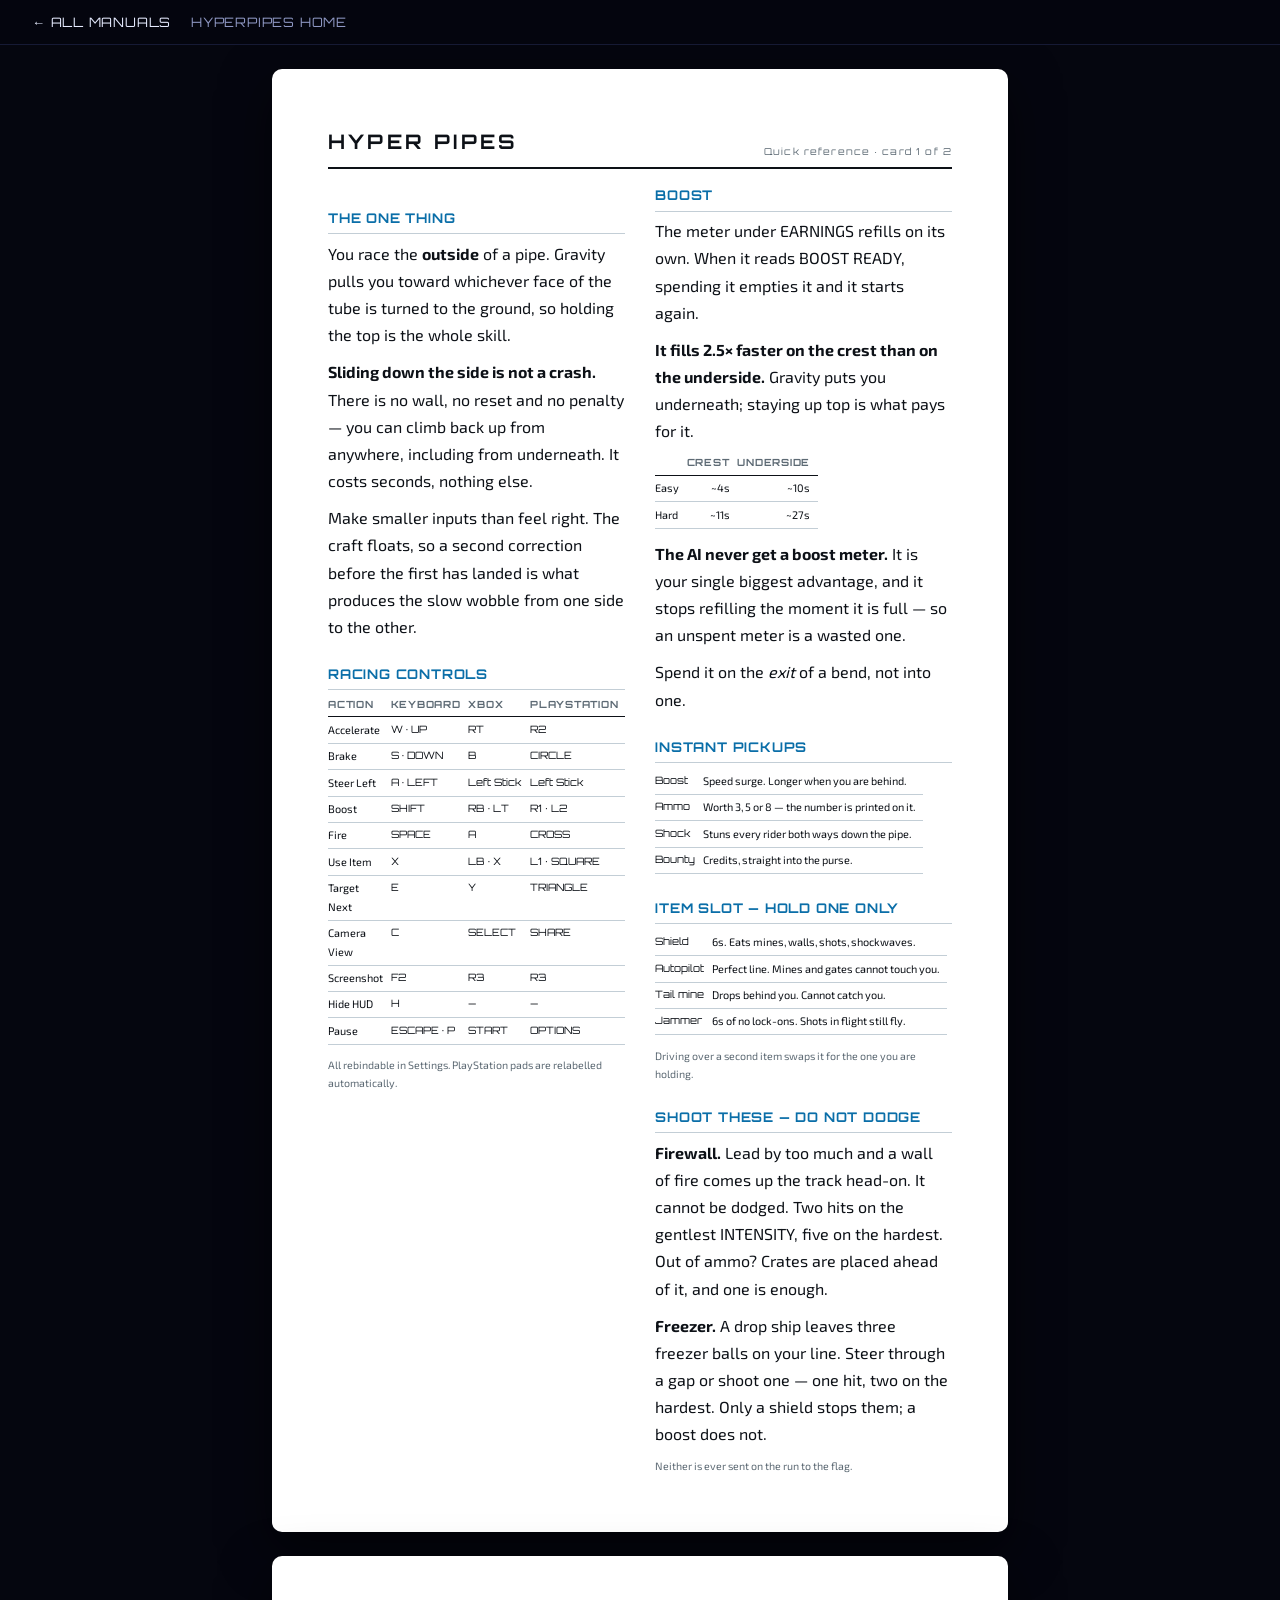
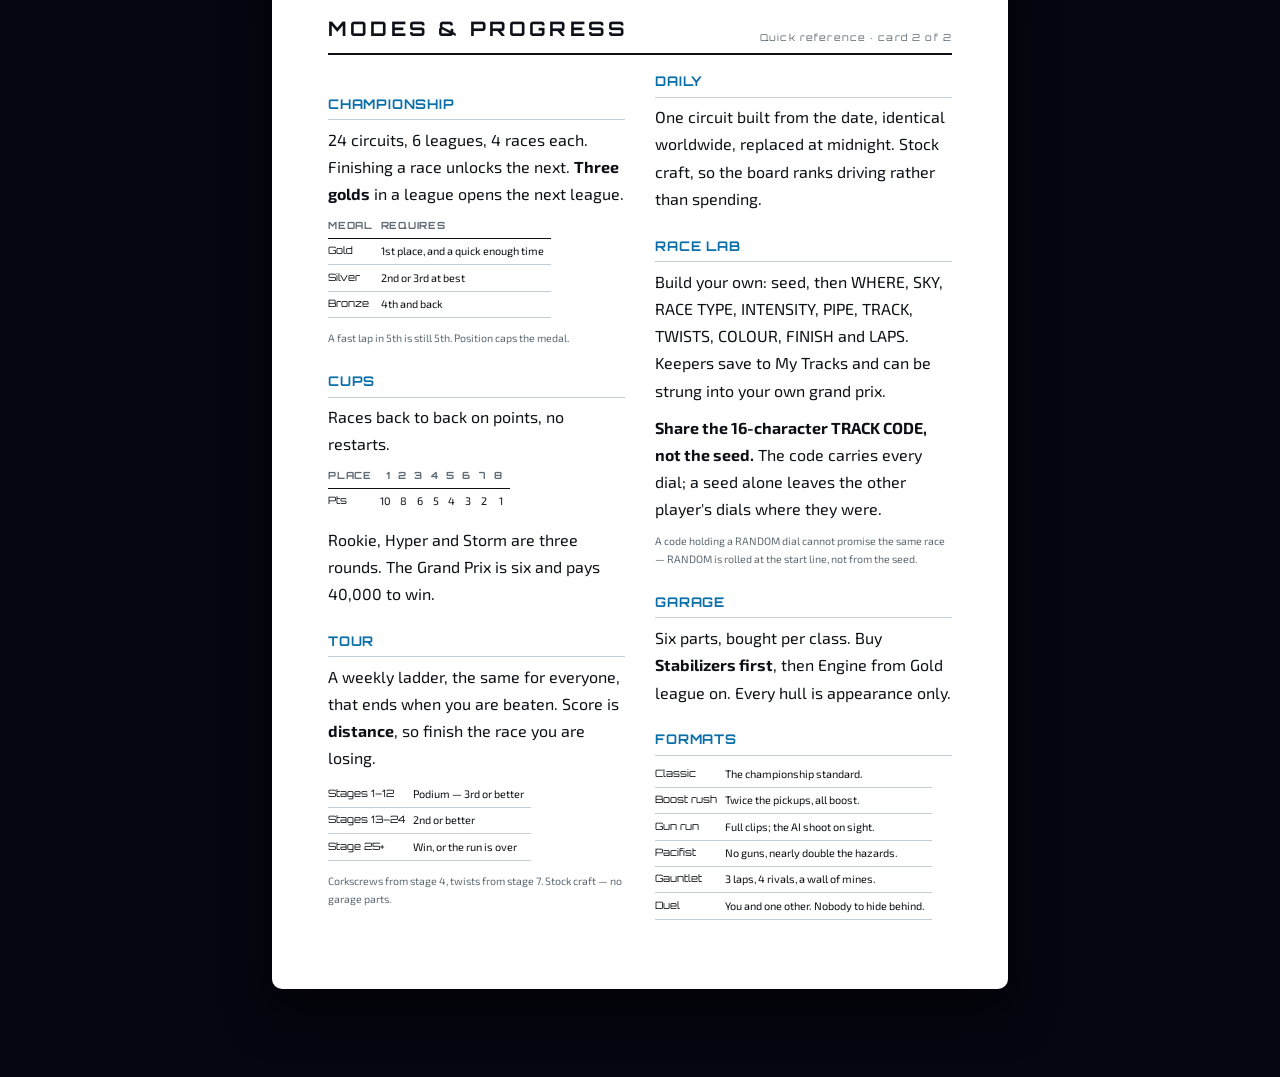
<file: manual/quickref.html>
<!DOCTYPE html>
<html lang="en">
<head>
<meta charset="utf-8">
<meta name="viewport" content="width=device-width, initial-scale=1">
<title>Hyper Pipes — Quick Reference</title>
<link rel="stylesheet" href="manual.css">
<link rel="stylesheet" href="manual-screen.css">
</head>
<body>
<nav class="webnav"><a href="./">← All manuals</a><a href="../">HyperPipes home</a></nav>

<!-- ============================== CARD 1 ============================== -->
<section class="page">
	<div class="qr-head">
		<h1>Hyper Pipes</h1>
		<div class="sub">Quick reference &middot; card 1 of 2</div>
	</div>

	<div class="qr-grid">

		<section>
			<h3>The one thing</h3>
			<p class="tight">You race the <strong>outside</strong> of a pipe. Gravity
			pulls you toward whichever face of the tube is turned to the ground, so
			holding the top is the whole skill.</p>
			<p class="tight"><strong>Sliding down the side is not a crash.</strong>
			There is no wall, no reset and no penalty &mdash; you can climb back up
			from anywhere, including from underneath. It costs seconds, nothing
			else.</p>
			<p class="tight">Make smaller inputs than feel right. The craft floats,
			so a second correction before the first has landed is what produces the
			slow wobble from one side to the other.</p>
		</section>

		<section>
			<h3>Racing controls</h3>
			<!-- BEGIN:bindings_quick -->
<!-- Generated by scripts/_dev/KeybindsExport.cs. Do not edit. -->
<table>
<thead><tr><th style="width:28%">Action</th><th style="width:26%">Keyboard</th><th style="width:23%">Xbox</th><th style="width:23%">PlayStation</th></tr></thead>
<tr><td>Accelerate</td><td class="key">W &middot; UP</td><td class="key">RT</td><td class="key">R2</td></tr>
<tr><td>Brake</td><td class="key">S &middot; DOWN</td><td class="key">B</td><td class="key">CIRCLE</td></tr>
<tr><td>Steer Left</td><td class="key">A &middot; LEFT</td><td class="key">Left Stick</td><td class="key">Left Stick</td></tr>
<tr><td>Boost</td><td class="key">SHIFT</td><td class="key">RB &middot; LT</td><td class="key">R1 &middot; L2</td></tr>
<tr><td>Fire</td><td class="key">SPACE</td><td class="key">A</td><td class="key">CROSS</td></tr>
<tr><td>Use Item</td><td class="key">X</td><td class="key">LB &middot; X</td><td class="key">L1 &middot; SQUARE</td></tr>
<tr><td>Target Next</td><td class="key">E</td><td class="key">Y</td><td class="key">TRIANGLE</td></tr>
<tr><td>Camera View</td><td class="key">C</td><td class="key">SELECT</td><td class="key">SHARE</td></tr>
<tr><td>Screenshot</td><td class="key">F2</td><td class="key">R3</td><td class="key">R3</td></tr>
<tr><td>Hide HUD</td><td class="key">H</td><td class="key">&mdash;</td><td class="key">&mdash;</td></tr>
<tr><td>Pause</td><td class="key">ESCAPE &middot; P</td><td class="key">START</td><td class="key">OPTIONS</td></tr>
</table>
<!-- END:bindings_quick -->
			<p class="tight" style="font-size:8pt;color:#5d6a74">All rebindable in
			Settings. PlayStation pads are relabelled automatically.</p>
		</section>

		<section>
			<h3>Boost</h3>
			<p class="tight">The meter under EARNINGS refills on its own. When it
			reads BOOST READY, spending it empties it and it starts again.</p>
			<p class="tight"><strong>It fills 2.5&times; faster on the crest than on
			the underside.</strong> Gravity puts you underneath; staying up top is
			what pays for it.</p>
			<table>
				<thead><tr><th></th><th class="num">Crest</th><th class="num">Underside</th></tr></thead>
				<tr><td>Easy</td><td class="num">~4s</td><td class="num">~10s</td></tr>
				<tr><td>Hard</td><td class="num">~11s</td><td class="num">~27s</td></tr>
			</table>
			<p class="tight"><strong>The AI never get a boost meter.</strong> It is
			your single biggest advantage, and it stops refilling the moment it is
			full &mdash; so an unspent meter is a wasted one.</p>
			<p class="tight">Spend it on the <em>exit</em> of a bend, not into one.</p>
		</section>

		<section>
			<h3>Instant pickups</h3>
			<table>
				<tr><td class="key">Boost</td><td>Speed surge. Longer when you are behind.</td></tr>
				<tr><td class="key">Ammo</td><td>Worth 3, 5 or 8 &mdash; the number is printed on it.</td></tr>
				<tr><td class="key">Shock</td><td>Stuns every rider both ways down the pipe.</td></tr>
				<tr><td class="key">Bounty</td><td>Credits, straight into the purse.</td></tr>
			</table>
		</section>

		<section>
			<h3>Item slot &mdash; hold one only</h3>
			<table>
				<tr><td class="key">Shield</td><td>6s. Eats mines, walls, shots, shockwaves.</td></tr>
				<tr><td class="key">Autopilot</td><td>Perfect line. Mines and gates cannot touch you.</td></tr>
				<tr><td class="key">Tail mine</td><td>Drops behind you. Cannot catch you.</td></tr>
				<tr><td class="key">Jammer</td><td>6s of no lock-ons. Shots in flight still fly.</td></tr>
			</table>
			<p class="tight" style="font-size:8pt;color:#5d6a74">Driving over a second
			item swaps it for the one you are holding.</p>
		</section>

		<section>
			<h3>Shoot these &mdash; do not dodge</h3>
			<p class="tight"><strong>Firewall.</strong> Lead by too much and a wall of
			fire comes up the track head-on. It cannot be dodged. Two hits on the
			gentlest INTENSITY, five on the hardest. Out of ammo? Crates are placed
			ahead of it, and one is enough.</p>
			<p class="tight"><strong>Freezer.</strong> A drop ship leaves three freezer
			balls on your line. Steer through a gap or shoot one &mdash; one hit, two on
			the hardest. Only a shield stops them; a boost does not.</p>
			<p class="tight" style="font-size:8pt;color:#5d6a74">Neither is ever sent
			on the run to the flag.</p>
		</section>

	</div>
</section>

<!-- ============================== CARD 2 ============================== -->
<section class="page">
	<div class="qr-head">
		<h1>Modes &amp; progress</h1>
		<div class="sub">Quick reference &middot; card 2 of 2</div>
	</div>

	<div class="qr-grid">

		<section>
			<h3>Championship</h3>
			<p class="tight">24 circuits, 6 leagues, 4 races each. Finishing a race
			unlocks the next. <strong>Three golds</strong> in a league opens the next
			league.</p>
			<table>
				<thead><tr><th>Medal</th><th>Requires</th></tr></thead>
				<tr><td class="key">Gold</td><td>1st place, and a quick enough time</td></tr>
				<tr><td class="key">Silver</td><td>2nd or 3rd at best</td></tr>
				<tr><td class="key">Bronze</td><td>4th and back</td></tr>
			</table>
			<p class="tight" style="font-size:8pt;color:#5d6a74">A fast lap in 5th is
			still 5th. Position caps the medal.</p>
		</section>

		<section>
			<h3>Cups</h3>
			<p class="tight">Races back to back on points, no restarts.</p>
			<table>
				<thead><tr><th>Place</th><th class="num">1</th><th class="num">2</th><th class="num">3</th><th class="num">4</th><th class="num">5</th><th class="num">6</th><th class="num">7</th><th class="num">8</th></tr></thead>
				<tr class="total"><td class="key">Pts</td><td class="num">10</td><td class="num">8</td><td class="num">6</td><td class="num">5</td><td class="num">4</td><td class="num">3</td><td class="num">2</td><td class="num">1</td></tr>
			</table>
			<p class="tight">Rookie, Hyper and Storm are three rounds. The Grand Prix
			is six and pays 40,000 to win.</p>
		</section>

		<section>
			<h3>Tour</h3>
			<p class="tight">A weekly ladder, the same for everyone, that ends when
			you are beaten. Score is <strong>distance</strong>, so finish the race you
			are losing.</p>
			<table>
				<tr><td class="key">Stages 1&ndash;12</td><td>Podium &mdash; 3rd or better</td></tr>
				<tr><td class="key">Stages 13&ndash;24</td><td>2nd or better</td></tr>
				<tr><td class="key">Stage 25+</td><td>Win, or the run is over</td></tr>
			</table>
			<p class="tight" style="font-size:8pt;color:#5d6a74">Corkscrews from stage
			4, twists from stage 7. Stock craft &mdash; no garage parts.</p>
		</section>

		<section>
			<h3>Daily</h3>
			<p class="tight">One circuit built from the date, identical worldwide,
			replaced at midnight. Stock craft, so the board ranks driving rather than
			spending.</p>
		</section>

		<section>
			<h3>Race Lab</h3>
			<p class="tight">Build your own: seed, then WHERE, SKY, RACE TYPE,
			INTENSITY, PIPE, TRACK, TWISTS, COLOUR, FINISH and LAPS. Keepers save to
			My Tracks and can be strung into your own grand prix.</p>
			<p class="tight"><strong>Share the 16-character TRACK CODE, not the
			seed.</strong> The code carries every dial; a seed alone leaves the other
			player's dials where they were.</p>
			<p class="tight" style="font-size:8pt;color:#5d6a74">A code holding a
			RANDOM dial cannot promise the same race &mdash; RANDOM is rolled at the
			start line, not from the seed.</p>
		</section>

		<section>
			<h3>Garage</h3>
			<p class="tight">Six parts, bought per class. Buy <strong>Stabilizers
			first</strong>, then Engine from Gold league on. Every hull is
			appearance only.</p>
		</section>

		<section>
			<h3>Formats</h3>
			<table>
				<tr><td class="key">Classic</td><td>The championship standard.</td></tr>
				<tr><td class="key">Boost rush</td><td>Twice the pickups, all boost.</td></tr>
				<tr><td class="key">Gun run</td><td>Full clips; the AI shoot on sight.</td></tr>
				<tr><td class="key">Pacifist</td><td>No guns, nearly double the hazards.</td></tr>
				<tr><td class="key">Gauntlet</td><td>3 laps, 4 rivals, a wall of mines.</td></tr>
				<tr><td class="key">Duel</td><td>You and one other. Nobody to hide behind.</td></tr>
			</table>
		</section>

	</div>
</section>

</body>
</html>
</file>
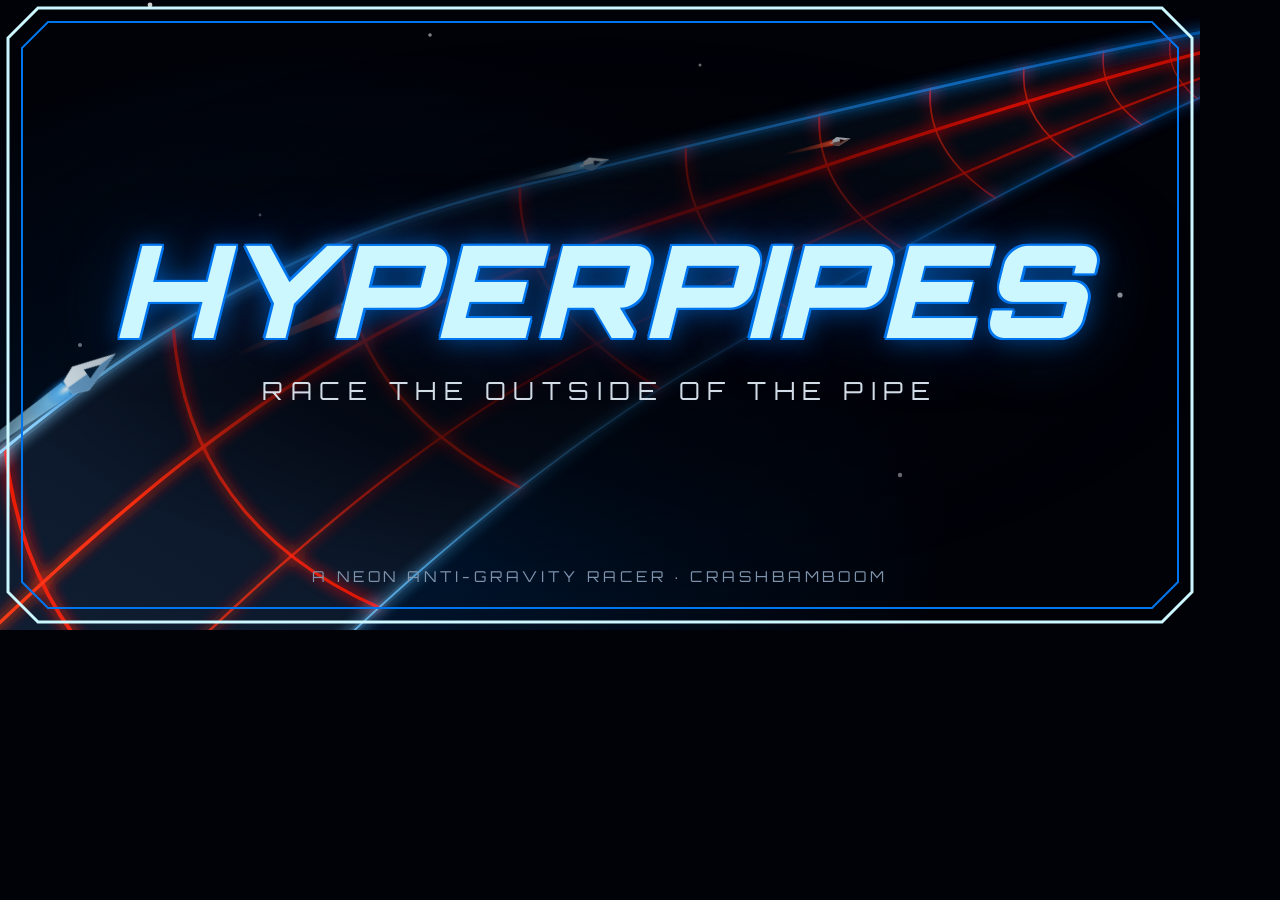
<file: tools/social-card.html>
<!DOCTYPE html>
<!-- Source for assets/img/social-card.png (the 1200x630 image link previews use).
     Re-render it after editing with:
       tools/render-card.sh
     which screenshots this file headlessly in Chrome.

     This is a 1200x630 plate, which is to say it IS a capsule — so it carries
     the same double chamfered frame the Steam capsules do, and the same pipe.
     The art is the hero's geometry reused at a wider crop; the craft are
     placed statically, since a link preview never animates. -->
<html lang="en">
<head>
<meta charset="utf-8">
<style>
  @font-face { font-family: "Orbitron"; src: url("../assets/fonts/Orbitron.ttf"); font-weight: 400 900; }
  @font-face { font-family: "Exo2";     src: url("../assets/fonts/Exo2.ttf");     font-weight: 300 700; }

  * { margin: 0; box-sizing: border-box; }
  body { width: 1200px; height: 630px; overflow: hidden; background: #000208; }

  .card {
    position: relative;
    width: 1200px; height: 630px;
    display: grid; place-content: center; justify-items: center;
    text-align: center;
    font-family: "Exo2", sans-serif;
    color: #e8f4ff;
  }
  .art { position: absolute; inset: 0; }
  .art::after {
    content: "";
    position: absolute; inset: 0;
    background: radial-gradient(ellipse 52% 44% at 50% 50%,
      rgba(0,2,8,.88) 0%, rgba(0,2,8,.58) 54%, transparent 100%);
  }
  .frame { position: absolute; inset: 0; z-index: 2; }
  .inner { position: relative; z-index: 3; }

  h1 {
    font-family: "Orbitron", sans-serif;
    font-size: 128px; font-weight: 900; font-style: italic;
    letter-spacing: .02em; text-transform: uppercase; line-height: 1;
    color: #ccf7ff;
    text-shadow:
      -0.018em 0 0 #0076ee,  0.018em 0 0 #0076ee,
       0 -0.018em 0 #0076ee, 0 0.018em 0 #0076ee,
      -0.014em -0.014em 0 #0076ee,  0.014em -0.014em 0 #0076ee,
      -0.014em  0.014em 0 #0076ee,  0.014em  0.014em 0 #0076ee,
       0 0 0.2em rgba(0,118,238,.65), 0 0 0.55em rgba(0,118,238,.35);
  }
  .tag {
    font-family: "Orbitron", sans-serif;
    font-size: 25px; letter-spacing: .3em; text-transform: uppercase;
    margin-top: 22px; opacity: .9;
  }
  .foot {
    position: absolute; z-index: 3; bottom: 44px; left: 0; right: 0;
    font-family: "Orbitron", sans-serif;
    font-size: 15px; letter-spacing: .26em; text-transform: uppercase;
    color: #7f93ad; text-align: center;
  }
</style>
</head>
<body>
<div class="card">
  <div class="art">
    <svg viewBox="0 0 1200 800" width="1200" height="630" preserveAspectRatio="xMidYMid slice">
      <defs>
        <linearGradient id="tubeFill" x1="0" y1="1" x2="1" y2="0">
          <stop offset="0%" stop-color="#16273f"/><stop offset="45%" stop-color="#0a1526"/>
          <stop offset="100%" stop-color="#03080f"/>
        </linearGradient>
        <linearGradient id="rimLight" x1="0" y1="1" x2="1" y2="0">
          <stop offset="0%" stop-color="#e4f7ff"/><stop offset="38%" stop-color="#4fb9ff"/>
          <stop offset="100%" stop-color="#0076ee" stop-opacity=".45"/>
        </linearGradient>
        <linearGradient id="ringRed" x1="0" y1="1" x2="1" y2="0">
          <stop offset="0%" stop-color="#ff4a20"/><stop offset="55%" stop-color="#ff1000"/>
          <stop offset="100%" stop-color="#b80a00"/>
        </linearGradient>
        <radialGradient id="haze" cx="50%" cy="50%" r="50%">
          <stop offset="0%" stop-color="#0076ee" stop-opacity=".20"/>
          <stop offset="60%" stop-color="#0076ee" stop-opacity=".07"/>
          <stop offset="100%" stop-color="#0076ee" stop-opacity="0"/>
        </radialGradient>
        <linearGradient id="trailA" x1="1" y1="0" x2="0" y2="0">
          <stop offset="0%" stop-color="#a9e6ff" stop-opacity=".85"/>
          <stop offset="100%" stop-color="#a9e6ff" stop-opacity="0"/>
        </linearGradient>
        <linearGradient id="trailB" x1="1" y1="0" x2="0" y2="0">
          <stop offset="0%" stop-color="#ff5a2c" stop-opacity=".85"/>
          <stop offset="100%" stop-color="#ff5a2c" stop-opacity="0"/>
        </linearGradient>
        <radialGradient id="thrustA" cx="50%" cy="50%" r="50%">
          <stop offset="0%" stop-color="#f2fdff"/>
          <stop offset="45%" stop-color="#4fb9ff" stop-opacity=".8"/>
          <stop offset="100%" stop-color="#0076ee" stop-opacity="0"/>
        </radialGradient>
        <radialGradient id="thrustB" cx="50%" cy="50%" r="50%">
          <stop offset="0%" stop-color="#ffe4d6"/>
          <stop offset="45%" stop-color="#ff4a20" stop-opacity=".85"/>
          <stop offset="100%" stop-color="#ff1000" stop-opacity="0"/>
        </radialGradient>
        <filter id="bloom" x="-15%" y="-15%" width="130%" height="130%">
          <feGaussianBlur stdDeviation="7" result="b"/>
          <feMerge><feMergeNode in="b"/><feMergeNode in="b"/><feMergeNode in="SourceGraphic"/></feMerge>
        </filter>
        <g id="craftA" transform="scale(1.45)">
          <path d="M-13 -4L-96 -1.2L-96 1.2L-13 4Z" fill="url(#trailA)"/>
          <ellipse cx="-16" cy="0" rx="22" ry="7" fill="url(#thrustA)" opacity=".5"/>
          <ellipse cx="-13" cy="0" rx="12" ry="5.4" fill="url(#thrustA)"/>
          <path d="M18 0L-4 -7.5L-12 -4L-12 4L-4 7.5Z" fill="#e8f7ff"/>
          <path d="M18 0L-4 7.5L-12 4L-12 0Z" fill="#6ea8d6"/>
          <path d="M8 0L0 -2.8L0 2.8Z" fill="#08243f"/>
        </g>
        <g id="craftB" transform="scale(1.45)">
          <path d="M-13 -4L-96 -1.2L-96 1.2L-13 4Z" fill="url(#trailB)"/>
          <ellipse cx="-16" cy="0" rx="22" ry="7" fill="url(#thrustB)" opacity=".5"/>
          <ellipse cx="-13" cy="0" rx="12" ry="5.4" fill="url(#thrustB)"/>
          <path d="M18 0L-4 -7.5L-12 -4L-12 4L-4 7.5Z" fill="#dfe9f2"/>
          <path d="M18 0L-4 7.5L-12 4L-12 0Z" fill="#8a5a52"/>
          <path d="M8 0L0 -2.8L0 2.8Z" fill="#3a0c04"/>
        </g>
      </defs>

      <g fill="#fff">
        <circle cx="150" cy="90" r="2.4" opacity=".8"/><circle cx="1040" cy="70" r="2" opacity=".6"/>
        <circle cx="1120" cy="380" r="2.6" opacity=".7"/><circle cx="80" cy="430" r="2" opacity=".55"/>
        <circle cx="900" cy="560" r="2.2" opacity=".6"/><circle cx="430" cy="120" r="1.8" opacity=".5"/>
        <circle cx="700" cy="150" r="1.5" opacity=".45"/><circle cx="990" cy="230" r="1.6" opacity=".7"/>
        <circle cx="260" cy="300" r="1.4" opacity=".5"/><circle cx="1160" cy="140" r="1.8" opacity=".6"/>
      </g>

      <ellipse cx="330" cy="600" rx="620" ry="470" fill="url(#haze)"/>

      <path d="M -180 700 C 60 470 240 330 560 262 C 860 190 1060 140 1320 96 L 1320 132 C 1110 215 930 315 690 455 C 450 600 280 790 60 1000 Z" fill="url(#tubeFill)"/>

      <g filter="url(#bloom)">
        <g fill="none" stroke="url(#ringRed)" stroke-linecap="round">
          <path d="M -180 700 Q -143.2 929.7 60 1000" stroke-width="4.2" opacity="0.92"/>
          <path d="M 5.1 533.2 Q 30.1 755.7 229.5 834.9" stroke-width="3.72" opacity="0.87"/>
          <path d="M 173.2 412 Q 187 606.7 379 692.6" stroke-width="3.29" opacity="0.83"/>
          <path d="M 341.7 327.3 Q 346.5 483.9 520.1 572.7" stroke-width="2.91" opacity="0.78"/>
          <path d="M 519.8 271.1 Q 517.8 389.7 659.6 473.8" stroke-width="2.57" opacity="0.73"/>
          <path d="M 685.9 231.7 Q 681.8 327.6 791.9 396" stroke-width="2.26" opacity="0.69"/>
          <path d="M 819.4 199.9 Q 814.9 277.6 902.3 333.6" stroke-width="2.0" opacity="0.64"/>
          <path d="M 930.3 174.1 Q 925.7 237 995.4 283.1" stroke-width="1.78" opacity="0.6"/>
          <path d="M 1024 153.3 Q 1019.2 204.3 1074.5 242.3" stroke-width="1.59" opacity="0.56"/>
          <path d="M 1103.6 136.5 Q 1098.3 178 1141.5 209.6" stroke-width="1.44" opacity="0.52"/>
          <path d="M 1170.6 123.1 Q 1164.5 157.2 1197.4 183.8" stroke-width="1.32" opacity="0.47"/>
          <path d="M 1225.3 112.8 Q 1218.1 141.3 1242.7 163.9" stroke-width="1.23" opacity="0.43"/>
          <path d="M 1267.7 105.1 Q 1259.2 129.5 1277.5 149.2" stroke-width="1.16" opacity="0.4"/>
        </g>
        <g fill="none" stroke="url(#ringRed)" stroke-linecap="round">
          <path d="M -134.9 836.9 C -116.3 819 -59.7 763.6 -23.2 729.2 C 13.2 694.8 48 662 83.8 630.6 C 119.6 599.2 154.5 569.2 191.5 541 C 228.5 512.7 265.6 485.8 305.6 461 C 345.6 436.1 386.7 412.7 431.5 391.6 C 476.3 370.6 527.5 352 574.5 334.8 C 621.4 317.5 668.7 303 713.1 288.2 C 757.4 273.3 799.2 259.3 840.4 245.8 C 881.6 232.3 920.9 219.5 960.4 207.2 C 999.8 194.9 1038.1 183.2 1077 171.8 C 1116 160.5 1154.4 149.7 1194.2 139.3 C 1233.9 128.8 1295.1 114.1 1315.3 109" stroke-width="3.4" opacity="0.95"/>
          <path d="M -32.7 951.1 C -14.7 933.5 40.1 879.7 75.3 845.4 C 110.5 811 144.1 777.4 178.4 744.9 C 212.7 712.3 246.2 680.5 281.1 650 C 316 619.5 350.8 589.8 387.8 561.7 C 424.9 533.6 462.6 506.4 503.2 481.3 C 543.8 456.1 588.9 432.4 631.5 410.8 C 674 389.1 717.6 370.3 758.4 351.4 C 799.1 332.5 837.8 314.6 876 297.3 C 914.2 280.1 950.8 263.8 987.5 248.1 C 1024.2 232.3 1059.8 217.4 1096 203 C 1132.2 188.6 1167.9 174.9 1204.6 161.6 C 1241.3 148.3 1297.5 129.7 1316.1 123.3" stroke-width="2.4" opacity="0.7"/>
        </g>
        <g fill="none" stroke="url(#rimLight)" stroke-linecap="round">
          <path d="M -180 700 C 60 470 240 330 560 262 C 860 190 1060 140 1320 96" stroke-width="9" opacity=".16"/>
          <path d="M -180 700 C 60 470 240 330 560 262 C 860 190 1060 140 1320 96" stroke-width="2.8"/>
          <path d="M 60 1000 C 280 790 450 600 690 455 C 930 315 1110 215 1320 132" stroke-width="7" opacity=".12"/>
          <path d="M 60 1000 C 280 790 450 600 690 455 C 930 315 1110 215 1320 132" stroke-width="1.9" opacity=".75"/>
        </g>
      </g>

      <!-- craft parked on the lane, at points computed off the pipe's own crown -->
      <g transform="translate(87 459) rotate(-35.7) scale(1.35)"><use href="#craftA"/></g>
      <g transform="translate(358 388) rotate(-23.1) scale(0.95)"><use href="#craftB"/></g>
      <g transform="translate(594 248) rotate(-13.5) scale(0.6)"><use href="#craftA"/></g>
      <g transform="translate(840 226) rotate(-13.3) scale(0.42)"><use href="#craftB"/></g>
    </svg>
  </div>

  <!-- the capsule frame, at the same proportions as the Steam art -->
  <svg class="frame" viewBox="0 0 1200 630" width="1200" height="630" fill="none">
    <path d="M8 38L38 8H1162L1192 38V592L1162 622H38L8 592Z" stroke="#ccf7ff" stroke-width="3"/>
    <path d="M22 48L48 22H1152L1178 48V582L1152 608H48L22 582Z" stroke="#0076ee" stroke-width="2"/>
  </svg>

  <div class="inner">
    <h1>HyperPipes</h1>
    <p class="tag">Race the outside of the pipe</p>
  </div>

  <p class="foot">A neon anti-gravity racer &middot; CrashBamBoom</p>
</div>
</body>
</html>
</file>
<file: assets/css/style.css>
/* ==========================================================================
   HYPERPIPES — site styles

   The look is lifted from the Steam capsule art, not invented here: true
   black, an electric-blue double frame with cut corners, and hot red for
   anything that means speed or energy. Every colour below was sampled out
   of _STEAM_READY/HyperPipes_Steam_MainCapsule_1232x706.png, so the store
   page and the site are literally the same palette.
   ========================================================================== */

@font-face {
  font-family: "Orbitron";
  src: url("../fonts/Orbitron.ttf") format("truetype");
  font-weight: 400 900;
  font-display: swap;
}
@font-face {
  font-family: "Exo2";
  src: url("../fonts/Exo2.ttf") format("truetype");
  font-weight: 300 700;
  font-display: swap;
}

:root {
  --void:      #000208;
  --navy:      #03050d;
  --panel:     #070a14;
  --panel-hi:  #0c1022;
  --line:      rgba(0, 118, 238, 0.30);

  /* the two lines of the capsule's frame, measured off the PNG:
     ice #ccf7ff on the outside, electric blue #0076ee just inside it */
  --ice:       #ccf7ff;
  --blue:      #0076ee;
  --blue-hi:   #4fb9ff;
  --blue-lo:   #0050b0;

  /* the pipe's rings — the capsule's only warm colour, so it is the only
     thing on the page allowed to mean "go faster" */
  --red:       #ff1000;
  --red-hot:   #ffbb98;

  --text:      #e8f4ff;
  --muted:     #7f93ad;

  --neon: linear-gradient(100deg, var(--blue), var(--blue-hi) 42%, var(--red));

  /* THE FRAME. One SVG, drawn once, stretched onto any box by border-image.
     The corner slice (26) is never scaled by the browser, so the 45-degree
     cuts stay sharp at any size; only the straight runs stretch. Elements
     that want a smaller frame just set --fw. */
  --frame: url("data:image/svg+xml;utf8,<svg xmlns='http://www.w3.org/2000/svg' width='100' height='100' fill='none'><path d='M3 17.5L17.5 3H82.5L97 17.5V82.5L82.5 97H17.5L3 82.5Z' stroke='%23ccf7ff' stroke-width='2.4'/><path d='M11 22L22 11H78L89 22V78L78 89H22L11 78Z' stroke='%230076ee' stroke-width='1.8'/></svg>");
  --fw: 26px;

  --shell: min(1180px, 92vw);
  --r: 0;                    /* the capsule has no rounded corners anywhere */
}

*, *::before, *::after { box-sizing: border-box; }

html { scroll-behavior: smooth; scroll-padding-top: 90px; }

body {
  margin: 0;
  background: var(--void);
  color: var(--text);
  font-family: "Exo2", "Segoe UI", system-ui, -apple-system, sans-serif;
  font-size: 17px;
  line-height: 1.65;
  -webkit-font-smoothing: antialiased;
  overflow-x: hidden;
}

/* a faint starfield over the whole page, so sections that aren't the hero
   still read as deep space rather than flat black */
body::before {
  content: "";
  position: fixed;
  inset: 0;
  z-index: -1;
  pointer-events: none;
  background-image:
    radial-gradient(1.4px 1.4px at 18% 12%,  rgba(255,255,255,.55), transparent),
    radial-gradient(1px 1px   at 73% 27%,  rgba(255,255,255,.42), transparent),
    radial-gradient(1.6px 1.6px at 41% 63%,  rgba(207,238,255,.38), transparent),
    radial-gradient(1px 1px   at 88% 71%,  rgba(255,255,255,.34), transparent),
    radial-gradient(1.2px 1.2px at 9%  84%,  rgba(255,255,255,.30), transparent),
    radial-gradient(1px 1px   at 57% 91%,  rgba(207,238,255,.30), transparent),
    radial-gradient(1.3px 1.3px at 31% 41%,  rgba(255,255,255,.26), transparent);
  background-size: 620px 520px;
  background-repeat: repeat;
  opacity: .55;
}

h1, h2, h3, .mono {
  font-family: "Orbitron", "Exo2", sans-serif;
  letter-spacing: 0.04em;
  line-height: 1.15;
  margin: 0;
}

a { color: var(--blue-hi); text-decoration: none; }
a:hover { color: #fff; }

img, svg { max-width: 100%; display: block; }

.shell { width: var(--shell); margin-inline: auto; }

/* --- the capsule frame --------------------------------------------------- */
/* Drawn on a pseudo-element pinned to the box, so it costs no layout and no
   markup — any element can be framed just by naming it here. */

.card,
.shot,
.diagram,
.ribbon-panel,
.band,
.steam-band,
.callout,
.btn,
.badge,
.steps .num,
.online-points .k { position: relative; }

.card::before,
.shot::before,
.diagram::before,
.ribbon-panel::before,
.band::before,
.steam-band::before,
.callout::before,
.btn::before,
.badge::before,
.steps .num::before,
.online-points .k::before {
  content: "";
  position: absolute;
  inset: 0;
  z-index: 3;
  pointer-events: none;
  /* The border WIDTH has to follow --fw, not sit at a hard 26px.
     --fw was always the lever for small controls, but it only ever set
     border-image-width; the border box itself stayed 26px on every side. On
     anything shorter than 52px that is over-constrained — 26 top + 26 bottom
     against a 42px button — and the browser drops the BOTTOM edge, leaving the
     frame drawn as an open-ended bracket. Every small button on the site was
     missing its bottom line (David spotted it on the manuals page, 2026-08-19).
     Big framed things default --fw to 26px, so nothing about them changes. */
  border: var(--fw) solid transparent;
  border-image: var(--frame) 26 / var(--fw) stretch;
  opacity: .62;
  transition: opacity .22s ease;
}

/* Small controls get a smaller frame and their corners physically cut, so a
   filled button's square corner never pokes out past the diagonal line. */
.btn, .badge, .steps .num, .online-points .k {
  --ch: 9px;
  clip-path: polygon(
    var(--ch) 0, calc(100% - var(--ch)) 0,
    100% var(--ch), 100% calc(100% - var(--ch)),
    calc(100% - var(--ch)) 100%, var(--ch) 100%,
    0 calc(100% - var(--ch)), 0 var(--ch));
}

/* --- shared section furniture ------------------------------------------- */

section { position: relative; padding: 96px 0; }

.eyebrow {
  font-family: "Orbitron", sans-serif;
  font-size: 12px;
  letter-spacing: 0.34em;
  text-transform: uppercase;
  color: var(--blue-hi);
  margin: 0 0 14px;
  display: flex;
  align-items: center;
  gap: 12px;
}
.eyebrow::after {
  content: "";
  flex: 1;
  height: 1px;
  background: linear-gradient(90deg, var(--blue), transparent);
}

.section-title {
  font-size: clamp(28px, 4vw, 42px);
  font-weight: 800;
  text-transform: uppercase;
  margin-bottom: 16px;
}

.lede {
  color: var(--muted);
  max-width: 62ch;
  font-size: 18px;
  margin: 0 0 48px;
}

/* --- buttons ------------------------------------------------------------- */

.btn {
  --fw: 16px;
  display: inline-flex;
  align-items: center;
  gap: 10px;
  padding: 15px 30px;
  border: 0;
  font-family: "Orbitron", sans-serif;
  font-size: 14px;
  font-weight: 700;
  letter-spacing: 0.12em;
  text-transform: uppercase;
  color: var(--text);
  /* The blue tint now sits on a SOLID dark panel (13 Oct 2026). It was 7% blue and
     nothing else, so the page's starfield showed through — David saw a "pixel" in the
     Discord button and asked if it was on purpose. It was a star behind the glass. */
  background: linear-gradient(rgba(0, 118, 238, 0.07), rgba(0, 118, 238, 0.07)), var(--panel);
  cursor: pointer;
  transition: transform .18s ease, box-shadow .18s ease, background .18s ease;
}
.btn:hover {
  color: #fff;
  transform: translateY(-2px);
  background: linear-gradient(rgba(0, 118, 238, 0.18), rgba(0, 118, 238, 0.18)), var(--panel);
  box-shadow: 0 8px 30px rgba(0, 118, 238, 0.28);
}
.btn:hover::before { opacity: 1; }
.btn svg { width: 17px; height: 17px; flex: none; }

/* The primary call to action. It was HOT RED until 2026-08-19; David asked for
   it in the site's own blue instead. The ramp is not a new colour — it is the
   hero art's own `rimLight` gradient (#e4f7ff -> #4fb9ff -> #0076ee), so the
   button is lit by the same light as the pipe behind it. Text stays near-black
   because the ramp is bright at the end the eye starts from. */
.btn-primary {
  background: linear-gradient(100deg, #a9e6ff, var(--blue-hi) 45%, var(--blue));
  color: #04121f;
  box-shadow: 0 8px 34px rgba(0, 118, 238, 0.38);
}
.btn-primary:hover {
  color: #04121f;
  background: linear-gradient(100deg, #c8f0ff, #6fc9ff 45%, #1a8bff);
  box-shadow: 0 12px 46px rgba(0, 118, 238, 0.55);
}
.btn-primary::before { opacity: .85; }

/* --- top bar ------------------------------------------------------------- */

.topbar {
  position: fixed;
  inset: 0 0 auto 0;
  z-index: 50;
  padding: 16px 0;
  transition: background .25s ease, border-color .25s ease, padding .25s ease;
  border-bottom: 1px solid transparent;
}
.topbar.stuck {
  padding: 10px 0;
  background: rgba(0, 2, 8, 0.86);
  backdrop-filter: blur(14px);
  border-bottom-color: var(--line);
}
.topbar .shell {
  display: flex;
  align-items: center;
  gap: 28px;
}

.brand { display: flex; align-items: center; gap: 12px; }
.brand img { width: 38px; height: 38px; }
.brand b {
  font-family: "Orbitron", sans-serif;
  font-size: 17px;
  font-weight: 800;
  letter-spacing: 0.12em;
  text-transform: uppercase;
}

.nav { margin-left: auto; display: flex; align-items: center; gap: 30px; }
.nav a {
  font-family: "Orbitron", sans-serif;
  font-size: 12px;
  letter-spacing: 0.16em;
  text-transform: uppercase;
  color: var(--muted);
}
.nav a:hover { color: #fff; }
.nav .btn { --fw: 14px; padding: 11px 22px; font-size: 11px; }
.nav .btn svg { width: 15px; height: 15px; }
/* `.nav a` is more specific than `.btn-primary`, so the nav's muted link colour
   was winning and the Wishlist button's label came out pale grey on pale blue —
   the least legible thing on the page, on the button we most want pressed.
   Restated here at .nav specificity. */
.nav .btn-primary, .nav .btn-primary:hover { color: #04121f; }
.nav-wishlist { gap: 8px; }
.nav-discord { gap: 8px; }
/* 13 Oct 2026, the top bar rearranged: it wrapped ("HOW IT / PLAYS", "REPORT A / BUG") and
   the Wishlist ran past the column. No item may wrap; Discord is the logo alone (its name is
   the aria-label); two links leave the bar (footer keeps them); the rest leave below 1240 px. */
.nav { gap: 24px; }
.nav a, .nav .btn { white-space: nowrap; }
.nav .nav-extra { display: none; }
.nav .nav-discord { padding-left: 14px; padding-right: 14px; }
.nav .nav-discord span { display: none; }
.nav .nav-discord svg { width: 18px; height: 18px; }
@media (max-width: 1240px) {
  .nav a:not(.btn) { display: none; }
}

/* --- hero ---------------------------------------------------------------- */

.hero {
  min-height: 100svh;
  display: grid;
  place-items: center;
  text-align: center;
  padding: 140px 0 80px;
  overflow: hidden;
}

/* the pipe sweeping away into the distance, with craft racing its crown */
.hero-art {
  position: absolute;
  inset: 0;
  z-index: 0;
  pointer-events: none;
  overflow: hidden;
}
/* The vignette is a pool of shadow under the words, not a wash over the whole
   picture — the capsule's pipe is the brightest thing on it, and dimming the
   art evenly to protect the copy threw all of that away. */
.hero-art::after {
  content: "";
  position: absolute;
  inset: 0;
  background:
    radial-gradient(ellipse 52% 40% at 50% 50%,
      rgba(0, 2, 8, .88) 0%, rgba(0, 2, 8, .60) 52%, transparent 100%),
    linear-gradient(to bottom, transparent 70%, var(--void) 100%);
}
.hero-art svg { position: absolute; inset: 0; width: 100%; height: 100%; }

.hero-inner { position: relative; z-index: 1; }

.badge {
  --fw: 13px;
  --ch: 7px;
  display: inline-flex;
  align-items: center;
  gap: 9px;
  padding: 8px 18px;
  margin-bottom: 26px;
  border: 0;
  background: rgba(0, 118, 238, 0.10);
  font-family: "Orbitron", sans-serif;
  font-size: 11px;
  letter-spacing: 0.22em;
  text-transform: uppercase;
  color: var(--muted);
}
.badge .dot {
  width: 7px; height: 7px;
  background: var(--red);
  box-shadow: 0 0 10px var(--red);
  animation: blip 2.4s ease-in-out infinite;
}
@keyframes blip { 0%, 100% { opacity: 1; } 50% { opacity: .25; } }

/* The capsule wordmark: ice-white, slanted, with a hard blue outline and a
   blue halo. The halo is deliberately darker than the glyphs — a glow the
   same colour as the text just reads as blur. */
.hero h1 {
  /* one unbreakable word since the rename, so the floor has to stay small
     enough to fit a 320px phone — it can't wrap its way out of trouble */
  font-size: clamp(34px, 11vw, 132px);
  font-weight: 900;
  font-style: italic;
  text-transform: uppercase;
  letter-spacing: 0.02em;
  color: var(--ice);
  text-shadow:
    -0.018em 0 0 var(--blue),  0.018em 0 0 var(--blue),
     0 -0.018em 0 var(--blue), 0 0.018em 0 var(--blue),
    -0.014em -0.014em 0 var(--blue),  0.014em -0.014em 0 var(--blue),
    -0.014em  0.014em 0 var(--blue),  0.014em  0.014em 0 var(--blue),
     0 0 0.22em rgba(0, 118, 238, .60),
     0 0 0.6em  rgba(0, 118, 238, .32);
  margin-bottom: 10px;
}

.hero .tagline {
  font-family: "Orbitron", sans-serif;
  font-size: clamp(13px, 2vw, 19px);
  letter-spacing: 0.3em;
  text-transform: uppercase;
  color: var(--text);
  opacity: .85;
  margin: 0 0 26px;
}

.hero p.pitch {
  max-width: 56ch;
  margin: 0 auto 38px;
  color: var(--muted);
  font-size: clamp(16px, 2vw, 19px);
}

.hero-cta { display: flex; gap: 16px; justify-content: center; flex-wrap: wrap; }

.scroll-hint {
  position: absolute;
  bottom: 28px;
  left: 50%;
  transform: translateX(-50%);
  z-index: 1;
  font-family: "Orbitron", sans-serif;
  font-size: 10px;
  letter-spacing: 0.3em;
  text-transform: uppercase;
  color: var(--muted);
  display: grid;
  justify-items: center;
  gap: 8px;
}
.scroll-hint span.line {
  width: 1px; height: 34px;
  background: linear-gradient(var(--blue-hi), transparent);
  animation: drop 2.2s ease-in-out infinite;
}
@keyframes drop {
  0%, 100% { opacity: .25; transform: scaleY(.5); transform-origin: top; }
  50%      { opacity: 1;   transform: scaleY(1);  transform-origin: top; }
}

/* --- ship animation ------------------------------------------------------ */
/* The craft themselves move with SMIL inside the hero SVG (see index.html) —
   it stays in the SVG's own coordinate system however the art is cropped.
   This is only the engine flicker, which is easier to express in CSS. */

.flare { animation: flicker 0.42s steps(2, end) infinite; }
@keyframes flicker {
  0%, 100% { opacity: 1; }
  50%      { opacity: .72; }
}

/* --- ticker strip -------------------------------------------------------- */

.strip {
  border-block: 1px solid var(--line);
  background: linear-gradient(90deg, rgba(0, 118, 238, .10), rgba(255, 16, 0, .08));
  padding: 0;
  overflow: hidden;
}
.strip .shell {
  display: flex;
  flex-wrap: wrap;
  justify-content: space-between;
  gap: 18px 40px;
  padding: 22px 0;
}
.strip .stat {
  display: grid;
  gap: 2px;
  min-width: 120px;
}
.strip .stat b {
  font-family: "Orbitron", sans-serif;
  font-size: 26px;
  font-weight: 800;
  font-style: italic;
  color: var(--ice);
  text-shadow: 0 0 14px rgba(0, 118, 238, .7);
}
.strip .stat span {
  font-size: 12px;
  letter-spacing: 0.18em;
  text-transform: uppercase;
  color: var(--muted);
}

/* --- feature cards ------------------------------------------------------- */

.grid {
  display: grid;
  grid-template-columns: repeat(auto-fit, minmax(290px, 1fr));
  gap: 22px;
}

.card {
  padding: 38px 36px 40px;
  border: 0;
  background: linear-gradient(160deg, var(--panel), var(--void));
  transition: transform .22s ease, box-shadow .22s ease;
}
.card::after {                       /* red edge at the foot, lights up on hover */
  content: "";
  position: absolute;
  inset: auto 26px 12px 26px;
  height: 2px;
  background: linear-gradient(90deg, transparent, var(--red), transparent);
  opacity: .22;
  transition: opacity .22s ease;
}
.card:hover {
  transform: translateY(-4px);
  box-shadow: 0 18px 46px rgba(0, 0, 0, 0.6), 0 0 34px rgba(0, 118, 238, .12);
}
.card:hover::before { opacity: 1; }
.card:hover::after  { opacity: .9; }

.card .ico {
  width: 46px; height: 46px;
  margin-bottom: 18px;
  color: var(--blue-hi);
}
.card h3 {
  font-size: 16px;
  font-weight: 700;
  text-transform: uppercase;
  margin-bottom: 10px;
}
.card p { margin: 0; color: var(--muted); font-size: 15.5px; }

/* --- how it plays -------------------------------------------------------- */

.play { background: linear-gradient(180deg, var(--void), var(--navy) 50%, var(--void)); }

.play-wrap {
  display: grid;
  grid-template-columns: 1.05fr 0.95fr;
  gap: 56px;
  align-items: center;
}

.steps { display: grid; gap: 26px; margin: 0; padding: 0; list-style: none; }
.steps li { display: grid; grid-template-columns: 46px 1fr; gap: 18px; }
.steps .num {
  --fw: 13px;
  --ch: 7px;
  width: 46px; height: 46px;
  display: grid; place-items: center;
  font-family: "Orbitron", sans-serif;
  font-weight: 800;
  font-style: italic;
  color: var(--ice);
  background: rgba(0, 118, 238, .12);
}
.steps h3 { font-size: 15px; text-transform: uppercase; margin-bottom: 6px; }
.steps p { margin: 0; color: var(--muted); font-size: 15.5px; }

.diagram {
  border: 0;
  background: radial-gradient(circle at 50% 40%, var(--panel-hi), var(--void) 72%);
  padding: 34px;
}
.diagram figcaption {
  margin-top: 14px;
  text-align: center;
  font-size: 13px;
  letter-spacing: 0.14em;
  text-transform: uppercase;
  color: var(--muted);
  font-family: "Orbitron", sans-serif;
}
.orbit-ship { animation: wobble 5s ease-in-out infinite; transform-origin: 150px 150px; }
@keyframes wobble {
  0%, 100% { transform: rotate(-17deg); }
  50%      { transform: rotate(17deg); }
}

/* --- media gallery ------------------------------------------------------- */

/* the press kit button under the gallery — the only route to it on a phone */
.media-press { display: flex; justify-content: center; margin-top: 36px; }

.shots {
  display: grid;
  grid-template-columns: repeat(auto-fit, minmax(320px, 1fr));
  gap: 20px;
}

.shot {
  aspect-ratio: 16 / 9;
  border: 0;
  overflow: hidden;
  background: var(--panel);
  transition: transform .22s ease;
}
.shot:hover { transform: translateY(-4px); }
.shot:hover::before { opacity: 1; }
.shot img { width: 100%; height: 100%; object-fit: cover; }
.shot figcaption {
  position: absolute;
  inset: auto 0 0 0;
  z-index: 2;
  padding: 44px 26px 18px;
  /* The scrim used to be a single ramp to .94, which was plenty over the dark
     placeholder plates. Real captures went in 2026-08-19 and one of them is a
     bright cyan sky — the caption sat at roughly half opacity and vanished into
     it. The ramp now reaches most of its darkness early, so the text has a
     solid floor whatever the shot behind it is doing. */
  background: linear-gradient(transparent, rgba(0, 2, 8, .62) 38%, rgba(0, 2, 8, .96));
  text-shadow: 0 1px 3px rgba(0, 2, 8, .9);
  font-family: "Orbitron", sans-serif;
  font-size: 11px;
  letter-spacing: 0.18em;
  text-transform: uppercase;
  color: var(--text);
}

/* the trailer: one big framed 16:9 above the gallery */
.trailer { max-width: 960px; margin: 0 auto 56px; }
.trailer:hover { transform: none; }
.trailer-play { all: unset; position: absolute; inset: 0; cursor: pointer; display: block; }
.trailer-play img { width: 100%; height: 100%; object-fit: cover; display: block; }
.trailer iframe { position: absolute; inset: 0; width: 100%; height: 100%; border: 0; z-index: 4; }
.trailer-icon {
  position: absolute; left: 50%; top: 50%; width: 96px; height: 96px; margin: -48px 0 0 -48px;
  border-radius: 50%; background: rgba(0, 2, 8, .7); box-shadow: 0 0 0 3px var(--ice), 0 0 28px var(--blue-hi);
  transition: transform .2s ease, box-shadow .2s ease; z-index: 2;
}
.trailer-icon::after {
  content: ""; position: absolute; left: 38px; top: 28px;
  border-style: solid; border-width: 20px 0 20px 32px; border-color: transparent transparent transparent var(--ice);
}
.trailer-play:hover .trailer-icon, .trailer-play:focus-visible .trailer-icon { transform: scale(1.1); box-shadow: 0 0 0 3px var(--ice), 0 0 44px var(--blue-hi); }
/* its own band right under the hero (2026-10-09): less air than a full section */
.trailer-section { padding: 56px 0 24px; }
.trailer-section .trailer { margin-bottom: 0; }
.trailer-section .trailer + .trailer { margin-top: 40px; } /* builder video under the trailer */

/* placeholder plate, shown until real screenshots land in /screenshots */
.shot.empty { display: grid; place-items: center; }
.shot.empty .plate { position: absolute; inset: 0; width: 100%; height: 100%; }
.shot.empty .chip {
  --fw: 13px;
  --ch: 7px;
  position: relative;
  z-index: 2;
  padding: 9px 18px;
  background: rgba(0, 2, 8, .62);
  backdrop-filter: blur(3px);
  font-family: "Orbitron", sans-serif;
  font-size: 10px;
  letter-spacing: 0.24em;
  text-transform: uppercase;
  color: var(--muted);
}

/* --- "coming soon" panel (online multiplayer) ---------------------------- */

.ribbon-panel {
  overflow: hidden;
  padding: 60px 56px 50px;
  border: 0;
  background:
    radial-gradient(circle at 85% 0%, rgba(0, 118, 238, .16), transparent 50%),
    linear-gradient(160deg, var(--panel), var(--void));
}

/* diagonal flash across the top-right corner */
.ribbon {
  position: absolute;
  top: 34px;
  right: -66px;
  z-index: 4;
  width: 250px;
  padding: 8px 0;
  transform: rotate(45deg);
  background: linear-gradient(100deg, #ff3a12, var(--red) 60%, #d20c00);
  color: #05060f;
  text-align: center;
  font-family: "Orbitron", sans-serif;
  font-size: 12px;
  font-weight: 800;
  letter-spacing: 0.2em;
  text-transform: uppercase;
  box-shadow: 0 6px 24px rgba(0, 0, 0, .55);
}

.online-points {
  display: grid;
  grid-template-columns: repeat(auto-fit, minmax(240px, 1fr));
  gap: 28px;
  margin-bottom: 38px;
}
.online-points .k {
  --fw: 13px;
  --ch: 7px;
  display: grid;
  place-items: center;
  width: 44px; height: 44px;
  margin-bottom: 14px;
  border: 0;
  background: rgba(0, 118, 238, .12);
  font-family: "Orbitron", sans-serif;
  font-size: 19px;
  font-weight: 800;
  font-style: italic;
  color: var(--ice);
}
.online-points h3 { font-size: 15px; text-transform: uppercase; margin-bottom: 8px; }
.online-points p { margin: 0; color: var(--muted); font-size: 15px; }

.ribbon-panel .status {
  display: flex;
  align-items: flex-start;
  gap: 12px;
  margin: 0;
  padding-top: 26px;
  border-top: 1px solid var(--line);
  color: var(--muted);
  font-size: 14.5px;
}
.ribbon-panel .status b { color: var(--text); font-weight: 600; }
.ribbon-panel .status .pulse {
  flex: none;
  width: 9px; height: 9px;
  margin-top: 7px;
  background: var(--red);
  box-shadow: 0 0 10px var(--red);
  animation: blip 2.4s ease-in-out infinite;
}

/* --- bug report band ----------------------------------------------------- */

.band {
  border: 0;
  padding: 60px 56px;
  background:
    radial-gradient(circle at 12% 0%, rgba(0, 118, 238, .14), transparent 45%),
    radial-gradient(circle at 88% 100%, rgba(255, 16, 0, .10), transparent 45%),
    linear-gradient(160deg, var(--panel), var(--void));
  display: grid;
  grid-template-columns: 1fr auto;
  gap: 40px;
  align-items: center;
}
.band h2 { font-size: clamp(24px, 3.2vw, 34px); text-transform: uppercase; margin-bottom: 12px; }
.band p { margin: 0; color: var(--muted); max-width: 58ch; }
.band .actions { display: grid; gap: 12px; justify-items: stretch; }
.band .actions .btn { justify-content: center; }

/* --- footer -------------------------------------------------------------- */

footer {
  border-top: 1px solid var(--line);
  padding: 44px 0 56px;
  background: var(--void);
}
footer .shell {
  display: flex;
  flex-wrap: wrap;
  gap: 18px 34px;
  align-items: center;
  justify-content: space-between;
}
footer .fnav { display: flex; gap: 24px; flex-wrap: wrap; }
footer a, footer p {
  font-size: 13.5px;
  color: var(--muted);
  margin: 0;
}
footer a:hover { color: var(--blue-hi); }

/* --- scroll reveal ------------------------------------------------------- */

.reveal {
  opacity: 0;
  transform: translateY(22px);
  transition: opacity .6s ease, transform .6s ease;
}
.reveal.in { opacity: 1; transform: none; }

/* --- responsive ---------------------------------------------------------- */

@media (max-width: 900px) {
  .play-wrap { grid-template-columns: 1fr; gap: 40px; }
  .band { grid-template-columns: 1fr; padding: 44px 30px; }
  .ribbon-panel { padding: 48px 28px 38px; }
  .ribbon { top: 22px; right: -72px; width: 230px; font-size: 11px; }
  .card { padding: 32px 28px 34px; }
  .nav { gap: 18px; }
  .nav a:not(.btn) { display: none; }
  /* two buttons is one too many once the links collapse: the wishlist is the
     one worth the width, and "Report a bug" still lives in the footer band.
     The press kit leaves the top bar too, but NOT the page: it has a button
     under the gallery (.media-press) and a footer link. Hiding it everywhere
     was wrong — a journalist on a phone opens the Drive folder to LOOK and
     saves the kit later (David, 2026-09-17: "on the phone, nothing"). */
  .nav .nav-bug { display: none; }
  .nav .nav-discord { padding-left: 12px; padding-right: 12px; }
  /* The press kit STAYS in the top bar on a phone, small, beside the wishlist
     (David, 2026-09-17: "add a small button beside wishlist at the top of the
     phone webpage"). The wishlist keeps the loud colour; this one stays quiet. */
  .nav .nav-press { padding: 10px 14px; font-size: 10px; letter-spacing: 0.08em; white-space: nowrap; }
  section { padding: 72px 0; }
  /* the frame's cut corners are a fixed size, so on small boxes it has to
     shrink with them or the diagonals eat the content */
  :root { --fw: 20px; }
}

/* very narrow phones: the wordmark is one long word now, so give the top bar
   room rather than letting the brand and the button fight each other */
/* 13 Oct 2026: was 400 px — at 390-430 px the Wishlist ran past the screen edge. */
@media (max-width: 520px) {
  .brand b { font-size: 14px; letter-spacing: 0.06em; }
  .brand img { width: 32px; height: 32px; }
  .nav .btn { padding: 10px 14px; font-size: 10px; letter-spacing: 0.08em; }
  .nav { gap: 8px; }
  .nav .nav-press { padding: 10px 9px; letter-spacing: 0.04em; }
  .brand { gap: 8px; }
}

/* the narrowest phones: three things only just fit in the top bar. David picked
   the look WITH the wordmark (2026-09-17), so it shrinks rather than hides. */
/* 13 Oct 2026: was 375 px — 390-440 px phones need these sizes too (measured in frames). */
@media (max-width: 440px) {
  .brand { gap: 6px; }
  .brand b { font-size: 11px; letter-spacing: 0.03em; }
  .brand img { width: 26px; height: 26px; }
  .nav { gap: 6px; }
  .nav .btn { padding: 9px 9px; font-size: 9px; letter-spacing: 0.04em; }
}

/* 13 Oct 2026: on phones under 400 px the Bluesky logo leaves the top bar (measured: 22-35 px
   too wide at 375-390 px with both logos). It stays in the footer. Discord, the press kit
   (David, 17 Sept) and the Wishlist stay. */
@media (max-width: 400px) {
  .nav .nav-bsky { display: none; }
}

/* 13 Oct 2026: the smallest phones (320 px) cannot fit four things. The Discord logo goes
   first — it is in the wishlist band, the bug box and the footer; the Wishlist and the
   press kit (David, 17 Sept) stay. */
@media (max-width: 350px) {
  .nav .nav-discord { display: none; }  /* Bluesky too: it shares the class */
  .nav { gap: 4px; }
}

@media (prefers-reduced-motion: reduce) {
  html { scroll-behavior: auto; }
  *, *::before, *::after {
    animation-duration: .001ms !important;
    animation-iteration-count: 1 !important;
    transition-duration: .001ms !important;
  }
}

/* --- inner pages (manual index, privacy) --------------------------------- */
/* These have no hero, so they need their own clearance under the fixed top bar
   — otherwise the first heading sits behind it. */

.subpage {
  padding: 150px 0 90px;
  min-height: 70vh;
  background: linear-gradient(180deg, var(--navy), var(--void) 40%);
}

.shell-narrow { width: min(760px, 92vw); }

.crumb {
  font-family: "Orbitron", sans-serif;
  font-size: 11px;
  letter-spacing: 0.14em;
  text-transform: uppercase;
  color: var(--muted);
  margin: 0 0 14px;
}
.crumb a { color: var(--blue-hi); text-decoration: none; }
.crumb a:hover { text-decoration: underline; }

.updated {
  color: var(--muted);
  font-size: 14px;
  margin: -6px 0 34px;
}

/* Buttons sit in a row at the foot of each manual card. The PDF is the quieter
   of the two — reading online is the one we want people to take. */
.doc-links {
  display: flex;
  gap: 10px;
  flex-wrap: wrap;
  margin: 22px 0 0;
}
.doc-links .btn { --fw: 14px; padding: 11px 20px; font-size: 12px; }
.btn-quiet { color: var(--muted); background: linear-gradient(rgba(0, 118, 238, 0.03), rgba(0, 118, 238, 0.03)), var(--panel); }
.btn-quiet::before { opacity: .38; }

.foot-note {
  margin: 40px 0 0;
  color: var(--muted);
  font-size: 15px;
}
.foot-note a { color: var(--blue-hi); }

/* --- long-form copy (privacy) -------------------------------------------- */

.prose h2 {
  font-size: 19px;
  font-weight: 700;
  text-transform: uppercase;
  margin: 44px 0 12px;
  color: var(--text);
}
.prose p, .prose li { color: var(--muted); font-size: 16.5px; }
.prose a { color: var(--blue-hi); }
.prose ul { padding-left: 22px; margin: 12px 0; }
.prose li { margin-bottom: 9px; }
.prose b { color: var(--text); }

/* The summary box, so nobody has to read the whole thing to get the answer. */
.callout {
  border: 0;
  background: linear-gradient(160deg, var(--panel), var(--void));
  padding: 34px 36px;
  margin: 0 0 10px;
}
.callout p { margin: 0; }

@media (max-width: 900px) {
  .subpage { padding: 120px 0 70px; }
}


/* --- the Steam band -------------------------------------------------------
   Added 2026-08-19, the day after the store page went public. The site had no
   link to Steam at all, which was the single biggest thing missing from it.

   The art is the wishlist plate out of
   _STEAM_READY/Video Art For Steam Wishlist/, and it already carries its own
   blue frame — so this box deliberately runs the site frame at a smaller --fw
   and lets the two sit concentric rather than fighting.
   -------------------------------------------------------------------------- */
.steam-band {
  --fw: 20px;
  padding: 0;
  background: linear-gradient(160deg, var(--panel), var(--void));
  display: grid;
  grid-template-columns: 1.15fr 1fr;
  align-items: stretch;
  overflow: hidden;
}

.steam-band .art { position: relative; min-height: 100%; background: #000; overflow: hidden; }
.steam-band .art img {
  display: block;
  width: 100%;
  height: 100%;
  object-fit: cover;
  /* Anchor LEFT and overhang. The plate's own Steam badge sits at its far
     right, and the art's aspect is so close to this cell's that `cover` alone
     barely crops — the badge survived as a grey smudge right where the copy
     starts. Widening the image past its box and clipping it on .art's overflow
     throws that right-hand fifth away for good. The button carries the Steam
     mark instead, once. */
  object-position: left center;
  width: 124%;
  max-width: none;
}
/* the art is a black plate; this feathers it into the panel beside it rather
   than ending on a hard vertical seam */
.steam-band .art::after {
  content: "";
  position: absolute;
  inset: 0;
  background: linear-gradient(90deg, transparent 70%, var(--void));
  pointer-events: none;
}

.steam-band .say { padding: 52px 52px 52px 12px; display: grid; gap: 18px; align-content: center; }
.steam-band .say h2 {
  font-family: "Orbitron", sans-serif;
  font-size: clamp(22px, 2.6vw, 30px);
  text-transform: uppercase;
  letter-spacing: 0.06em;
  margin: 0;
  line-height: 1.25;
}
.steam-band .say h2 em { font-style: normal; color: var(--blue-hi); }
.steam-band .say p { margin: 0; color: var(--muted); max-width: 46ch; }
.steam-band .when {
  font-family: "Orbitron", sans-serif;
  font-size: 13px;
  letter-spacing: 0.18em;
  text-transform: uppercase;
  color: var(--ice);
}
.steam-band .when b { color: var(--blue-hi); font-weight: 700; }
.steam-band .actions { display: flex; flex-wrap: wrap; gap: 12px; }

@media (max-width: 820px) {
  .steam-band { grid-template-columns: 1fr; }
  .steam-band .art { aspect-ratio: 16 / 9; }
  .steam-band .art img { width: 100%; }
  .steam-band .art::after { background: linear-gradient(180deg, transparent 55%, var(--void)); }
  .steam-band .say { padding: 34px 28px 40px; }
  .steam-band .actions .btn { flex: 1 1 100%; justify-content: center; }
}


/* --- the bug report form (/report) ----------------------------------------
   Added 2026-09-07. The point of the page is that a player needs NO account to
   file a bug, so the form has to carry the whole burden of looking trustworthy
   on its own — hence the capsule frame on every input rather than a default
   browser box. Inputs are framed the same way buttons are: the frame lives on
   a ::before, so it costs no layout and never moves the text inside.

   ⚠️ Inputs and selects are REPLACED elements: they carry no ::before, so the
   site's border-image frame cannot be reused here. These use a real 1px border
   plus the same clip-path corner cut the buttons use, which reads as the same
   language without the second line.
--------------------------------------------------------------------------- */

.rform { margin: 30px 0 10px; }

.field { margin: 0 0 26px; position: relative; }

.field > label {
  display: flex;
  align-items: baseline;
  gap: 10px;
  font-family: "Orbitron", sans-serif;
  font-size: 13px;
  font-weight: 700;
  letter-spacing: 0.1em;
  text-transform: uppercase;
  color: var(--text);
  margin: 0 0 8px;
}

/* "required" is a quiet word, not a red asterisk — an asterisk is a symbol you
   have to already know, and this page is aimed at people who don't. */
.req {
  font-family: "Exo2", sans-serif;
  font-size: 11px;
  font-weight: 400;
  letter-spacing: 0.08em;
  text-transform: uppercase;
  color: var(--blue-hi);
  opacity: .85;
}

.field .hint {
  color: var(--muted);
  font-size: 14.5px;
  line-height: 1.55;
  margin: 0 0 10px;
  max-width: 62ch;
}
.field .hint b { color: var(--ice); font-weight: 600; }

.rform input,
.rform select,
.rform textarea {
  --ch: 9px;
  width: 100%;
  padding: 14px 16px;
  border: 1px solid var(--line);
  border-radius: 0;
  clip-path: polygon(
    var(--ch) 0, calc(100% - var(--ch)) 0,
    100% var(--ch), 100% calc(100% - var(--ch)),
    calc(100% - var(--ch)) 100%, var(--ch) 100%,
    0 calc(100% - var(--ch)), 0 var(--ch));
  background: rgba(0, 118, 238, 0.05);
  color: var(--text);
  font-family: "Exo2", "Segoe UI", system-ui, sans-serif;
  font-size: 16px;                  /* 16px minimum, or iOS zooms on focus */
  line-height: 1.5;
  transition: background .18s ease, box-shadow .18s ease;
  appearance: none;
  -webkit-appearance: none;
}

.rform textarea { resize: vertical; min-height: 130px; }

.rform input::placeholder,
.rform textarea::placeholder { color: rgba(127, 147, 173, 0.62); }

.rform input:focus,
.rform select:focus,
.rform textarea:focus {
  outline: none;
  background: rgba(0, 118, 238, 0.12);
  border-color: var(--blue-hi);
}

/* select needs its own arrow once appearance is stripped */
.rform select {
  background-image:
    linear-gradient(45deg, transparent 50%, var(--blue-hi) 50%),
    linear-gradient(135deg, var(--blue-hi) 50%, transparent 50%);
  background-position:
    calc(100% - 20px) calc(50% + 2px),
    calc(100% - 14px) calc(50% + 2px);
  background-size: 6px 6px, 6px 6px;
  background-repeat: no-repeat;
  padding-right: 44px;
  cursor: pointer;
}
.rform select option { background: var(--panel); color: var(--text); }

.code-input {
  font-size: 19px !important;
  letter-spacing: 0.22em;
  text-transform: uppercase;
}

.rform .bad,
.rform .bad:focus { border-color: var(--red); background: rgba(255, 16, 0, 0.06); }

.field .err {
  color: var(--red-hot);
  font-size: 14.5px;
  margin: 9px 0 0;
}

/* Two dials side by side on a wide screen, stacked on a phone. */
.field-row {
  display: grid;
  grid-template-columns: 1fr 1fr;
  gap: 0 22px;
}

/* Formspree's honeypot. Off-screen rather than display:none — a bot that reads
   the stylesheet skips a hidden field, but fills one it believes is visible. */
.gotcha {
  position: absolute !important;
  left: -9999px;
  width: 1px !important;
  height: 1px;
  opacity: 0;
}

.actions {
  display: flex;
  flex-wrap: wrap;
  align-items: center;
  gap: 18px;
  margin: 34px 0 0;
}
.actions .btn { padding: 16px 38px; }
.actions .btn:disabled { opacity: .5; cursor: default; transform: none; }

.status { margin: 0; color: var(--muted); font-size: 15px; }
.status.bad { color: var(--red-hot); }
.status a { color: var(--blue-hi); }

.callout.tip { margin: 30px 0; padding: 24px 28px; }
.callout.tip p { font-size: 15.5px; }
.callout.tip .mono { color: var(--ice); }

.callout.done { margin: 20px 0 10px; }
.callout.done .foot-note { margin: 14px 0 0; font-size: 15px; }

@media (max-width: 640px) {
  .field-row { grid-template-columns: 1fr; }
  .actions .btn { flex: 1 1 100%; justify-content: center; }
  .code-input { font-size: 17px !important; letter-spacing: 0.16em; }
}
</file>
<file: manual/manual.css>
/* HYPER PIPES — league handbook.
   Shared by manual.html (the full book) and quickref.html (the card).
   Rendered to PDF with headless Chrome; see manual/BUILD.txt. */

@font-face {
	font-family: "Orbitron";
	src: url("assets/Orbitron.ttf") format("truetype");
	font-weight: 400 900;
}
@font-face {
	font-family: "Exo2";
	src: url("assets/Exo2.ttf") format("truetype");
	font-weight: 100 900;
}

@page {
	size: A4;
	margin: 16mm 15mm 14mm 15mm;
}

:root {
	--ink: #0d1117;
	--paper: #ffffff;
	--accent: #0a6ea8;      /* the game's cyan, darkened until it survives print */
	--accent-soft: #e6f2f8;
	--rule: #c3ced6;
	--dim: #5d6a74;
	--gold: #9a7413;
	--warn: #a8412a;
}

* { box-sizing: border-box; }

body {
	font-family: "Exo2", "Helvetica Neue", Arial, sans-serif;
	font-size: 9.6pt;
	line-height: 1.5;
	color: var(--ink);
	background: var(--paper);
	margin: 0;
	-webkit-print-color-adjust: exact;
	print-color-adjust: exact;
}

/* --- page scaffolding ---------------------------------------------------- */

.page { page-break-after: always; }
.page:last-child { page-break-after: auto; }

h1, h2, h3, h4, .stamp, .folio, th {
	font-family: "Orbitron", "Helvetica Neue", Arial, sans-serif;
	text-transform: uppercase;
}

h2 {
	font-size: 16pt;
	letter-spacing: 0.04em;
	margin: 0 0 2mm;
	color: var(--ink);
}
h2 .num {
	color: var(--accent);
	margin-right: 3mm;
}
h3 {
	font-size: 10pt;
	letter-spacing: 0.06em;
	margin: 6mm 0 1.5mm;
	color: var(--accent);
	border-bottom: 1px solid var(--rule);
	padding-bottom: 1mm;
}
h4 {
	font-size: 8.4pt;
	letter-spacing: 0.06em;
	margin: 4mm 0 1mm;
}

p { margin: 0 0 2.6mm; }
.lede {
	font-size: 10.6pt;
	line-height: 1.45;
	color: var(--dim);
	margin-bottom: 4mm;
}
.tight p { margin-bottom: 1.6mm; }

/* A running strip under each chapter title. */
.chapter-rule {
	height: 2px;
	background: linear-gradient(90deg, var(--accent) 0%, var(--accent) 22%, var(--rule) 22%, var(--rule) 100%);
	margin: 0 0 5mm;
}

.cols { column-count: 2; column-gap: 8mm; }
.cols h3:first-child { margin-top: 0; }

/* --- tables -------------------------------------------------------------- */

table {
	width: 100%;
	border-collapse: collapse;
	margin: 0 0 3mm;
	font-size: 9pt;
}
th {
	font-size: 7.4pt;
	letter-spacing: 0.08em;
	text-align: left;
	color: var(--dim);
	border-bottom: 1.5px solid var(--ink);
	padding: 0 2mm 1mm 0;
}
td {
	padding: 1.3mm 2mm 1.3mm 0;
	border-bottom: 1px solid var(--rule);
	vertical-align: top;
}
td.key {
	font-family: "Orbitron", sans-serif;
	font-size: 7.6pt;
	white-space: nowrap;
}
/* A header sits over its own column. Numeric columns are right-aligned, so
   their headers have to be too — with only td.num right-aligned, every heading
   on a figures table drifted left of the figures it was labelling, and the page
   read as though the columns had slipped. */
td.num, th.num { text-align: right; white-space: nowrap; }
tr.total td { border-bottom: none; }

/* --- callouts ------------------------------------------------------------ */

.note {
	background: var(--accent-soft);
	border-left: 3px solid var(--accent);
	padding: 2.5mm 3mm;
	margin: 0 0 3mm;
	font-size: 8.8pt;
}
.note .tag {
	font-family: "Orbitron", sans-serif;
	font-size: 7pt;
	letter-spacing: 0.1em;
	color: var(--accent);
	display: block;
	margin-bottom: 0.8mm;
}
.note.warn { background: #fbeeea; border-left-color: var(--warn); }
.note.warn .tag { color: var(--warn); }

.stamp {
	display: inline-block;
	border: 1.5px solid var(--accent);
	color: var(--accent);
	font-size: 6.8pt;
	letter-spacing: 0.14em;
	padding: 0.8mm 2mm;
	border-radius: 2px;
}

/* --- pickup / item entries ----------------------------------------------- */

.entry { display: flex; gap: 3mm; margin-bottom: 3mm; break-inside: avoid; }
.glyph {
	width: 9mm;
	height: 9mm;
	flex: 0 0 9mm;
	border-radius: 50%;
	display: flex;
	align-items: center;
	justify-content: center;
	font-size: 11pt;
	color: #fff;
	line-height: 1;
}
.entry .body { flex: 1; }
.entry .body strong {
	font-family: "Orbitron", sans-serif;
	font-size: 8.6pt;
	letter-spacing: 0.04em;
	display: block;
}
.entry .body span { display: block; }

/* --- diagrams ------------------------------------------------------------ */

figure { margin: 0 0 4mm; break-inside: avoid; }
figcaption {
	font-size: 7.6pt;
	color: var(--dim);
	margin-top: 1.5mm;
	padding-left: 1mm;
	border-left: 2px solid var(--rule);
}
svg { display: block; width: 100%; height: auto; }

/* --- cover --------------------------------------------------------------- */

.cover {
	height: 250mm;
	display: flex;
	flex-direction: column;
	justify-content: space-between;
}
.cover-art { text-align: center; padding-top: 22mm; }
.cover-art img { width: 116mm; }
.cover h1 {
	font-size: 13pt;
	letter-spacing: 0.42em;
	margin: 7mm 0 0;
	color: var(--accent);
}
.cover .sub {
	font-size: 8.6pt;
	letter-spacing: 0.2em;
	color: var(--dim);
	margin-top: 2mm;
	font-family: "Orbitron", sans-serif;
	text-transform: uppercase;
}
.cover-foot {
	border-top: 2px solid var(--ink);
	padding-top: 3mm;
	display: flex;
	justify-content: space-between;
	font-size: 7.6pt;
	letter-spacing: 0.1em;
	font-family: "Orbitron", sans-serif;
	text-transform: uppercase;
	color: var(--dim);
}

/* --- contents ------------------------------------------------------------ */

.toc { list-style: none; padding: 0; margin: 0; column-count: 2; column-gap: 10mm; }
.toc li {
	display: flex;
	align-items: baseline;
	gap: 2mm;
	padding: 1.4mm 0;
	border-bottom: 1px solid var(--rule);
	break-inside: avoid;
}
.toc .n {
	font-family: "Orbitron", sans-serif;
	font-size: 7.4pt;
	color: var(--accent);
	width: 6mm;
	flex: 0 0 6mm;
}
.toc .t { flex: 1; }
.toc .p { font-family: "Orbitron", sans-serif; font-size: 7.4pt; color: var(--dim); }

/* --- quick reference card ------------------------------------------------ */

.qr-head {
	display: flex;
	justify-content: space-between;
	align-items: flex-end;
	border-bottom: 2px solid var(--ink);
	padding-bottom: 2mm;
	margin-bottom: 4mm;
}
.qr-head h1 { font-size: 15pt; letter-spacing: 0.16em; margin: 0; }
.qr-head .sub { font-family: "Orbitron", sans-serif; font-size: 7.2pt; letter-spacing: 0.12em; color: var(--dim); }
.qr-grid { column-count: 2; column-gap: 8mm; }
.qr-grid > section { break-inside: avoid; margin-bottom: 4mm; }
.qr-grid table { font-size: 8.2pt; }
.qr-grid td { padding: 0.9mm 2mm 0.9mm 0; }

/* The fixed analogue note beside an action name in the binding tables — the
   left stick, which is always live and can never be rebound. Dim, because it
   is context rather than a binding you could go and change. */
.fixed {
	font-family: "Orbitron", sans-serif;
	font-size: 6.6pt;
	letter-spacing: 0.06em;
	color: #8a949c;
	white-space: nowrap;
}
</file>
<file: manual/manual-screen.css>
/* HYPERPIPES — screen-only layer over the printed manual.
   =========================================================================
   manual.css is PRINT css: A4 pages, 16mm margins, 9.6pt type on white paper.
   That is correct for the PDFs and unreadable on a phone, where it renders as
   a full-bleed white wall of 9.6pt text.

   Everything here is inside @media screen, so it cannot reach the PDF render.
   headless Chrome prints with the print stylesheet only, which is why this file
   is safe to sit alongside the one the build depends on.

   This file is website-owned. tools/sync-manual.sh overwrites the copied
   manual.html / manual.css from the game repo but never touches this. */

@media screen {

  /* Dark surround, so a page arriving from the neon site is not a flashbang.
     The pages themselves stay white — they are documents, and inverting a
     document whose accent colours were chosen to survive print looks wrong. */
  body {
    background: #05060f;
    padding: 0 0 4rem;
  }

  /* Each .page becomes a floating sheet rather than a print page. The A4 shape
     is dropped on purpose: honouring it on screen means horizontal scrolling on
     every phone, and nothing on screen needs to break where the paper breaks. */
  .page {
    background: #fff;
    max-width: 46rem;
    margin: 1.5rem auto;
    padding: clamp(1.5rem, 5vw, 3.5rem);
    border-radius: 10px;
    box-shadow: 0 18px 50px rgba(0, 0, 0, .55);
  }

  /* 9.6pt is a print size. On screen it wants to be ~16px with room to breathe. */
  body { font-size: 16px; line-height: 1.7; }

  /* Folios and print furniture are meaningless without pages to number. */
  .folio { display: none; }

  /* Wide tables scroll inside themselves instead of forcing the whole sheet
     sideways — the controls tables are the widest thing in the book. */
  table { display: block; overflow-x: auto; max-width: 100%; }

  img { max-width: 100%; height: auto; }

  /* The cover art is sized in mm for A4 (116mm) and overflows a phone. */
  .cover-art img { width: 100%; max-width: 116mm; }

  /* Two-column print layouts (.cols, .toc, .qr-grid) go single-column below
     tablet width. These columns are sized for a 180mm A4 text block; splitting a
     390px phone in two leaves ~170px a column, which is about four words a line
     for the body copy and unreadable for the control tables.

     Note this is a readability call, not an overflow fix — the pages do not
     overflow at any width (scrollWidth == clientWidth). Verified down to 500px,
     which is as narrow as headless Chrome's window will go. */
  @media (max-width: 720px) {
    .cols, .toc, .qr-grid { column-count: 1; }
  }

  /* --- the nav bar sync-manual.sh injects after <body> ------------------- */
  .webnav {
    position: sticky;
    top: 0;
    z-index: 10;
    display: flex;
    gap: 1.25rem;
    align-items: center;
    padding: .7rem clamp(1rem, 4vw, 2rem);
    background: rgba(5, 6, 15, .92);
    backdrop-filter: blur(8px);
    border-bottom: 1px solid rgba(120, 140, 255, .16);
    font-family: "Orbitron", "Helvetica Neue", Arial, sans-serif;
    font-size: 13px;
    text-transform: uppercase;
    letter-spacing: .06em;
  }
  .webnav a { color: #8f98c4; text-decoration: none; }
  .webnav a:hover { color: #00f0ff; }
  .webnav a:first-child { color: #e6ebff; }
}

/* Belt and braces: if this file is ever pulled into a print context by mistake,
   the injected nav bar must not print. */
@media print {
  .webnav { display: none !important; }
}
</file>
